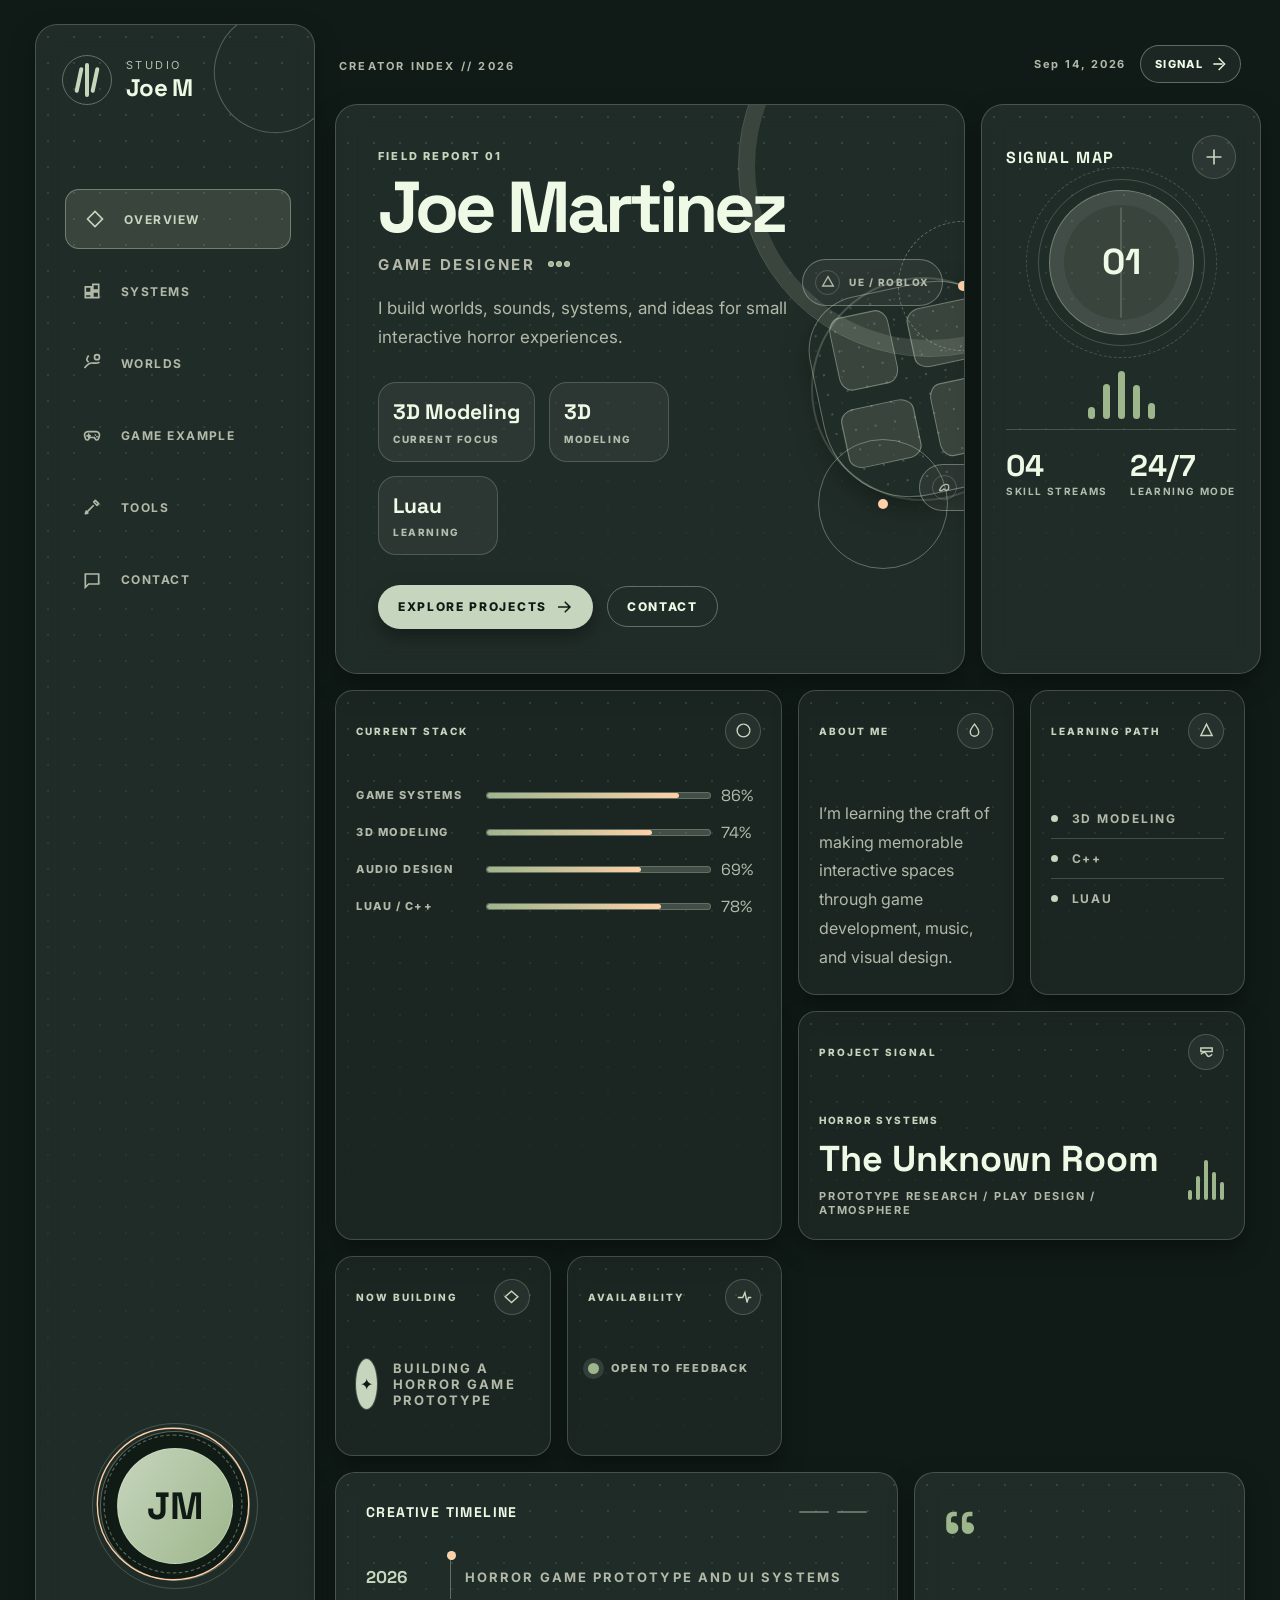
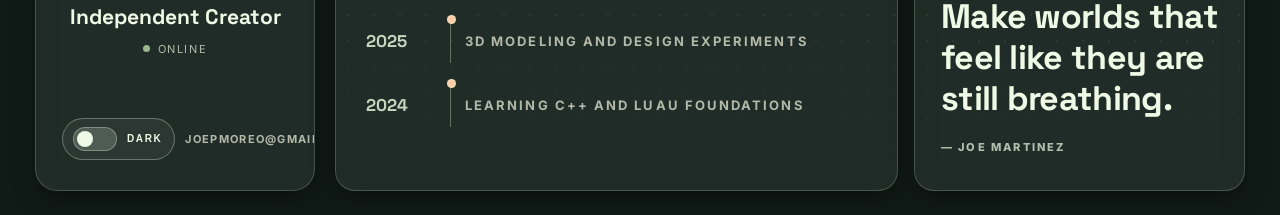
<file: index.html>
<!doctype html>
<html lang="en">

<head>
  <meta charset="utf-8" />
  <meta name="viewport" content="width=device-width, initial-scale=1" />
  <title>Joe Martinez | Game Creator</title>
  <meta name="description"
    content="Joe Martinez is a solo game creator learning design, music, modeling, and programming." />
  <link rel="preconnect" href="https://fonts.googleapis.com">
  <link rel="preconnect" href="https://fonts.gstatic.com" crossorigin>
  <link
    href="https://fonts.googleapis.com/css2?family=Inter:wght@300;400;500;600;700;800&family=Space+Grotesk:wght@500;600;700&display=swap"
    rel="stylesheet">
  <link rel="stylesheet" href="styles.css" />
</head>

<body>
  <div class="site-shell">
    <aside class="sidebar glass-panel">
      <a class="brand" href="#">
        <span class="brand-mark">
          <span></span>
          <span></span>
          <span></span>
        </span>
        <span class="brand-text">
          <span class="brand-kicker">Studio</span>
          <span class="brand-name">Joe M</span>
        </span>
      </a>

      <nav class="main-nav">
        <a class="nav-link is-active" href="studio.html#overview">
          <span class="nav-icon">
            <svg viewBox="0 0 24 24" aria-hidden="true">
              <path d="M3 12l9-9 9 9-9 9-9-9z" fill="none" stroke="currentColor" stroke-width="2" />
            </svg>
          </span>
          <span>Overview</span>
        </a>
        <a class="nav-link" href="studio.html#systems">
          <span class="nav-icon">
            <svg viewBox="0 0 24 24" aria-hidden="true">
              <path d="M4 7h7v7H4zM13 4h7v7h-7zM13 13h7v7h-7zM4 16h7v4H4z" fill="none" stroke="currentColor"
                stroke-width="2" />
            </svg>
          </span>
          <span>Systems</span>
        </a>
        <a class="nav-link" href="studio.html#worlds">
          <span class="nav-icon">
            <svg viewBox="0 0 24 24" aria-hidden="true">
              <path d="M3 18c3-4 6-6 9-6s5 1 9-1" fill="none" stroke="currentColor" stroke-width="2" />
              <path d="M8 3c-3 4-3 6 0 8" fill="none" stroke="currentColor" stroke-width="2" />
              <circle cx="18" cy="5" r="3" fill="none" stroke="currentColor" stroke-width="2" />
            </svg>
          </span>
          <span>Worlds</span>
        </a>
        <a class="nav-link" href="game-example.html">
          <span class="nav-icon">
            <svg viewBox="0 0 24 24" aria-hidden="true">
              <path
                d="M7 8h10a4 4 0 0 1 3.8 5.2l-1.1 3.4a2 2 0 0 1-3.7.3l-1-1.9H9l-1 1.9a2 2 0 0 1-3.7-.3l-1.1-3.4A4 4 0 0 1 7 8z"
                fill="none" stroke="currentColor" stroke-width="2" />
              <path d="M8 11v4M6 13h4M16 12h.01M18 14h.01" fill="none" stroke="currentColor" stroke-width="2"
                stroke-linecap="round" />
            </svg>
          </span>
          <span>Game Example</span>
        </a>
        <a class="nav-link" href="tools.html">
          <span class="nav-icon">
            <svg viewBox="0 0 24 24" aria-hidden="true">
              <path d="M14 6l4 4M5 19l8.5-8.5M14 6l2-2 4 4-2 2M4 20l3-.7L5 17z" fill="none" stroke="currentColor"
                stroke-width="2" stroke-linecap="round" stroke-linejoin="round" />
            </svg>
          </span>
          <span>Tools</span>
        </a>
        <a class="nav-link" href="#">
          <span class="nav-icon">
            <svg viewBox="0 0 24 24" aria-hidden="true">
              <path d="M4 6h16v12H8l-4 4z" fill="none" stroke="currentColor" stroke-width="2" />
            </svg>
          </span>
          <span>Contact</span>
        </a>
      </nav>

      <section class="profile-block">
        <div class="profile-image-wrap">
          <div class="profile-image">
            <span class="image-orbit orbit-one"></span>
            <span class="image-orbit orbit-two"></span>
            <span class="profile-face">JM</span>
          </div>
        </div>
        <div class="profile-info">
          <span class="profile-label">Independent Creator</span>
          <span class="profile-status">
            <span class="status-dot"></span>
            Online
          </span>
        </div>
      </section>

      <section class="sidebar-bottom">
        <button class="theme-toggle" id="themeToggle" type="button" aria-label="Toggle light and dark mode"
          aria-pressed="true">
          <span class="theme-toggle-track">
            <span class="theme-toggle-thumb"></span>
          </span>
          <span class="theme-toggle-text">Dark</span>
        </button>
        <a class="download-link" href="mailto:joepmoreo@gmail.com">
          <span>joepmoreo@gmail.com</span>
          <svg viewBox="0 0 24 24" aria-hidden="true">
            <path d="M4 12h16M13 5l7 7-7 7" fill="none" stroke="currentColor" stroke-width="2" />
          </svg>
        </a>
      </section>
    </aside>

    <main class="dashboard">
      <section class="topbar">
        <div class="topbar-left">
          <span class="section-tag">Creator Index // 2026</span>
        </div>
        <div class="topbar-right">
          <span class="topbar-date">Sep 14, 2026</span>
          <a class="topbar-button" href="#">
            <span>Signal</span>
            <svg viewBox="0 0 24 24" aria-hidden="true">
              <path d="M5 12h14M13 3l9 9-9 9" fill="none" stroke="currentColor" stroke-width="2" />
            </svg>
          </a>
        </div>
      </section>

      <section class="hero-grid">
        <section class="hero-card glass-panel">
          <div class="hero-card-content">
            <span class="micro-label">Field Report 01</span>
            <h1>Joe Martinez</h1>
            <div class="hero-title-row">
              <span class="hero-title">Game Designer</span>
              <span class="hero-spark">
                <span></span>
                <span></span>
                <span></span>
              </span>
            </div>
            <div class="hero-description">
              <p>I build worlds, sounds, systems, and ideas for small interactive horror experiences.</p>
            </div>

            <div class="hero-meta">
              <div class="meta-card">
                <span class="meta-value" data-current-focus>Game Design</span>
                <span class="meta-label">Current focus</span>
              </div>
              <div class="meta-card">
                <span class="meta-value">3D</span>
                <span class="meta-label">Modeling</span>
              </div>
              <div class="meta-card">
                <span class="meta-value">Luau</span>
                <span class="meta-label">Learning</span>
              </div>
            </div>

            <div class="hero-actions">
              <a class="primary-button" href="#portfolio">
                <span>Explore Projects</span>
                <svg viewBox="0 0 24 24" aria-hidden="true">
                  <path d="M4 12h16M13 5l7 7-7 7" fill="none" stroke="currentColor" stroke-width="2" />
                </svg>
              </a>
              <a class="ghost-button" href="mailto:joepmoreo@gmail.com">Contact</a>
            </div>
          </div>

          <div class="hero-visual">
            <div class="visual-grid">
              <span class="grid-cell cell-one"></span>
              <span class="grid-cell cell-two"></span>
              <span class="grid-cell cell-three"></span>
              <span class="grid-cell cell-four"></span>
            </div>
            <div class="floating-orbit orbit-a">
              <span class="orbit-inner"></span>
            </div>
            <div class="floating-orbit orbit-b">
              <span class="orbit-inner"></span>
            </div>
            <div class="floating-card floating-card-one">
              <span class="float-icon">
                <svg viewBox="0 0 24 24" aria-hidden="true">
                  <path d="M4 18L12 4l8 14H4z" fill="none" stroke="currentColor" stroke-width="2" />
                </svg>
              </span>
              <span class="float-text">UE / Roblox</span>
            </div>
            <div class="floating-card floating-card-two">
              <span class="float-icon">
                <svg viewBox="0 0 24 24" aria-hidden="true">
                  <path d="M5 18c2-6 5-10 10-10s4 3 4 6-2 3-4 3-2-2-3-2-1 1-3 2-4 1-4-1" fill="none"
                    stroke="currentColor" stroke-width="2" />
                </svg>
              </span>
              <span class="float-text">Systems</span>
            </div>
          </div>
        </section>

        <section class="orbit-panel glass-panel">
          <div class="panel-head">
            <span class="panel-title">Signal Map</span>
            <span class="panel-icon">
              <svg viewBox="0 0 24 24" aria-hidden="true">
                <path d="M3 12h18M12 3v18" fill="none" stroke="currentColor" stroke-width="2" />
              </svg>
            </span>
          </div>
          <div class="signal-map">
            <div class="map-core">
              <span class="core-label">01</span>
              <span class="core-line"></span>
            </div>
            <div class="signal-bars">
              <span class="bar bar-one"></span>
              <span class="bar bar-two"></span>
              <span class="bar bar-three"></span>
              <span class="bar bar-four"></span>
              <span class="bar bar-five"></span>
            </div>
          </div>
          <div class="panel-metrics">
            <div>
              <span class="metric-value">04</span>
              <span class="metric-label">Skill Streams</span>
            </div>
            <div>
              <span class="metric-value">24/7</span>
              <span class="metric-label">Learning Mode</span>
            </div>
          </div>
        </section>
      </section>

      <section class="bento-grid">
        <section class="bento-card card-tall glass-panel">
          <div class="card-head">
            <span class="card-kicker">Current Stack</span>
            <span class="card-button">
              <svg viewBox="0 0 24 24" aria-hidden="true">
                <path d="M12 3a9 9 0 1 0 9 9" fill="none" stroke="currentColor" stroke-width="2" />
                <path d="M12 3a9 9 0 0 1 9 9" fill="none" stroke="currentColor" stroke-width="2" />
              </svg>
            </span>
          </div>
          <div class="stack-list">
            <div class="stack-row">
              <span class="stack-name">Game Systems</span>
              <span class="stack-track"><span class="stack-fill fill-one"></span></span>
              <span class="stack-percent">86%</span>
            </div>
            <div class="stack-row">
              <span class="stack-name">3D Modeling</span>
              <span class="stack-track"><span class="stack-fill fill-two"></span></span>
              <span class="stack-percent">74%</span>
            </div>
            <div class="stack-row">
              <span class="stack-name">Audio Design</span>
              <span class="stack-track"><span class="stack-fill fill-three"></span></span>
              <span class="stack-percent">69%</span>
            </div>
            <div class="stack-row">
              <span class="stack-name">Luau / C++</span>
              <span class="stack-track"><span class="stack-fill fill-four"></span></span>
              <span class="stack-percent">78%</span>
            </div>
          </div>
        </section>

        <section class="bento-card glass-panel">
          <div class="card-head">
            <span class="card-kicker">About Me</span>
            <span class="card-button">
              <svg viewBox="0 0 24 24" aria-hidden="true">
                <path d="M12 3c4 5 6 8 6 11a6 6 0 1 1-12 0c0-3 2-6 6-11z" fill="none" stroke="currentColor"
                  stroke-width="2" />
              </svg>
            </span>
          </div>
          <p class="about-copy">
            I’m learning the craft of making memorable interactive spaces through game development, music, and visual
            design.
          </p>
        </section>

        <section class="bento-card glass-panel">
          <div class="card-head">
            <span class="card-kicker">Learning Path</span>
            <span class="card-button">
              <svg viewBox="0 0 24 24" aria-hidden="true">
                <path d="M4 19L12 3l8 16H4z" fill="none" stroke="currentColor" stroke-width="2" />
              </svg>
            </span>
          </div>
          <ul class="path-list">
            <li><span></span>3D Modeling</li>
            <li><span></span>C++</li>
            <li><span></span>Luau</li>
          </ul>
        </section>

        <section class="bento-card long-card glass-panel">
          <div class="card-head">
            <span class="card-kicker">Project Signal</span>
            <span class="card-button">
              <svg viewBox="0 0 24 24" aria-hidden="true">
                <path d="M4 16c4-4 6-4 8 0s4 4 8 0" fill="none" stroke="currentColor" stroke-width="2" />
                <path d="M4 7h16v5H4z" fill="none" stroke="currentColor" stroke-width="2" />
              </svg>
            </span>
          </div>
          <div class="project-signal">
            <div class="signal-copy">
              <span class="project-date">Horror Systems</span>
              <span class="project-title">The Unknown Room</span>
              <span class="project-blurb">prototype research / play design / atmosphere</span>
            </div>
            <div class="signal-wave">
              <span></span>
              <span></span>
              <span></span>
              <span></span>
              <span></span>
            </div>
          </div>
        </section>

        <section class="bento-card glass-panel">
          <div class="card-head">
            <span class="card-kicker">Now Building</span>
            <span class="card-button">
              <svg viewBox="0 0 24 24" aria-hidden="true">
                <path d="M3 11l9-8 9 8-9 8-9-8z" fill="none" stroke="currentColor" stroke-width="2" />
              </svg>
            </span>
          </div>
          <div class="build-panel">
            <span class="build-icon">✦</span>
            <span class="build-text" data-dynamic-fact>building a horror game prototype</span>
          </div>
        </section>

        <section class="bento-card glass-panel">
          <div class="card-head">
            <span class="card-kicker">Availability</span>
            <span class="card-button">
              <svg viewBox="0 0 24 24" aria-hidden="true">
                <path d="M4 12h7l3-7 3 14 2-7h4" fill="none" stroke="currentColor" stroke-width="2" />
              </svg>
            </span>
          </div>
          <div class="availability">
            <span class="status-light"></span>
            <span class="availability-text">Open to feedback</span>
          </div>
        </section>
      </section>

      <section class="lower-grid">
        <section class="timeline glass-panel">
          <div class="timeline-head">
            <span class="panel-title">Creative Timeline</span>
            <span class="timeline-nav">
              <span></span>
              <span></span>
            </span>
          </div>
          <div class="timeline-list">
            <div class="timeline-item">
              <span class="timeline-date">2026</span>
              <span class="timeline-line"></span>
              <span class="timeline-copy">Horror game prototype and UI systems</span>
            </div>
            <div class="timeline-item">
              <span class="timeline-date">2025</span>
              <span class="timeline-line"></span>
              <span class="timeline-copy">3D modeling and design experiments</span>
            </div>
            <div class="timeline-item">
              <span class="timeline-date">2024</span>
              <span class="timeline-line"></span>
              <span class="timeline-copy">Learning C++ and Luau foundations</span>
            </div>
          </div>
        </section>

        <section class="quote-panel glass-panel">
          <span class="quote-mark">“</span>
          <p class="quote-text">
            Make worlds that feel like they are still breathing.
          </p>
          <span class="quote-author">— Joe Martinez</span>
        </section>
      </section>
    </main>
  </div>

  <script src="app.js"></script>
</body>

</html>
</file>
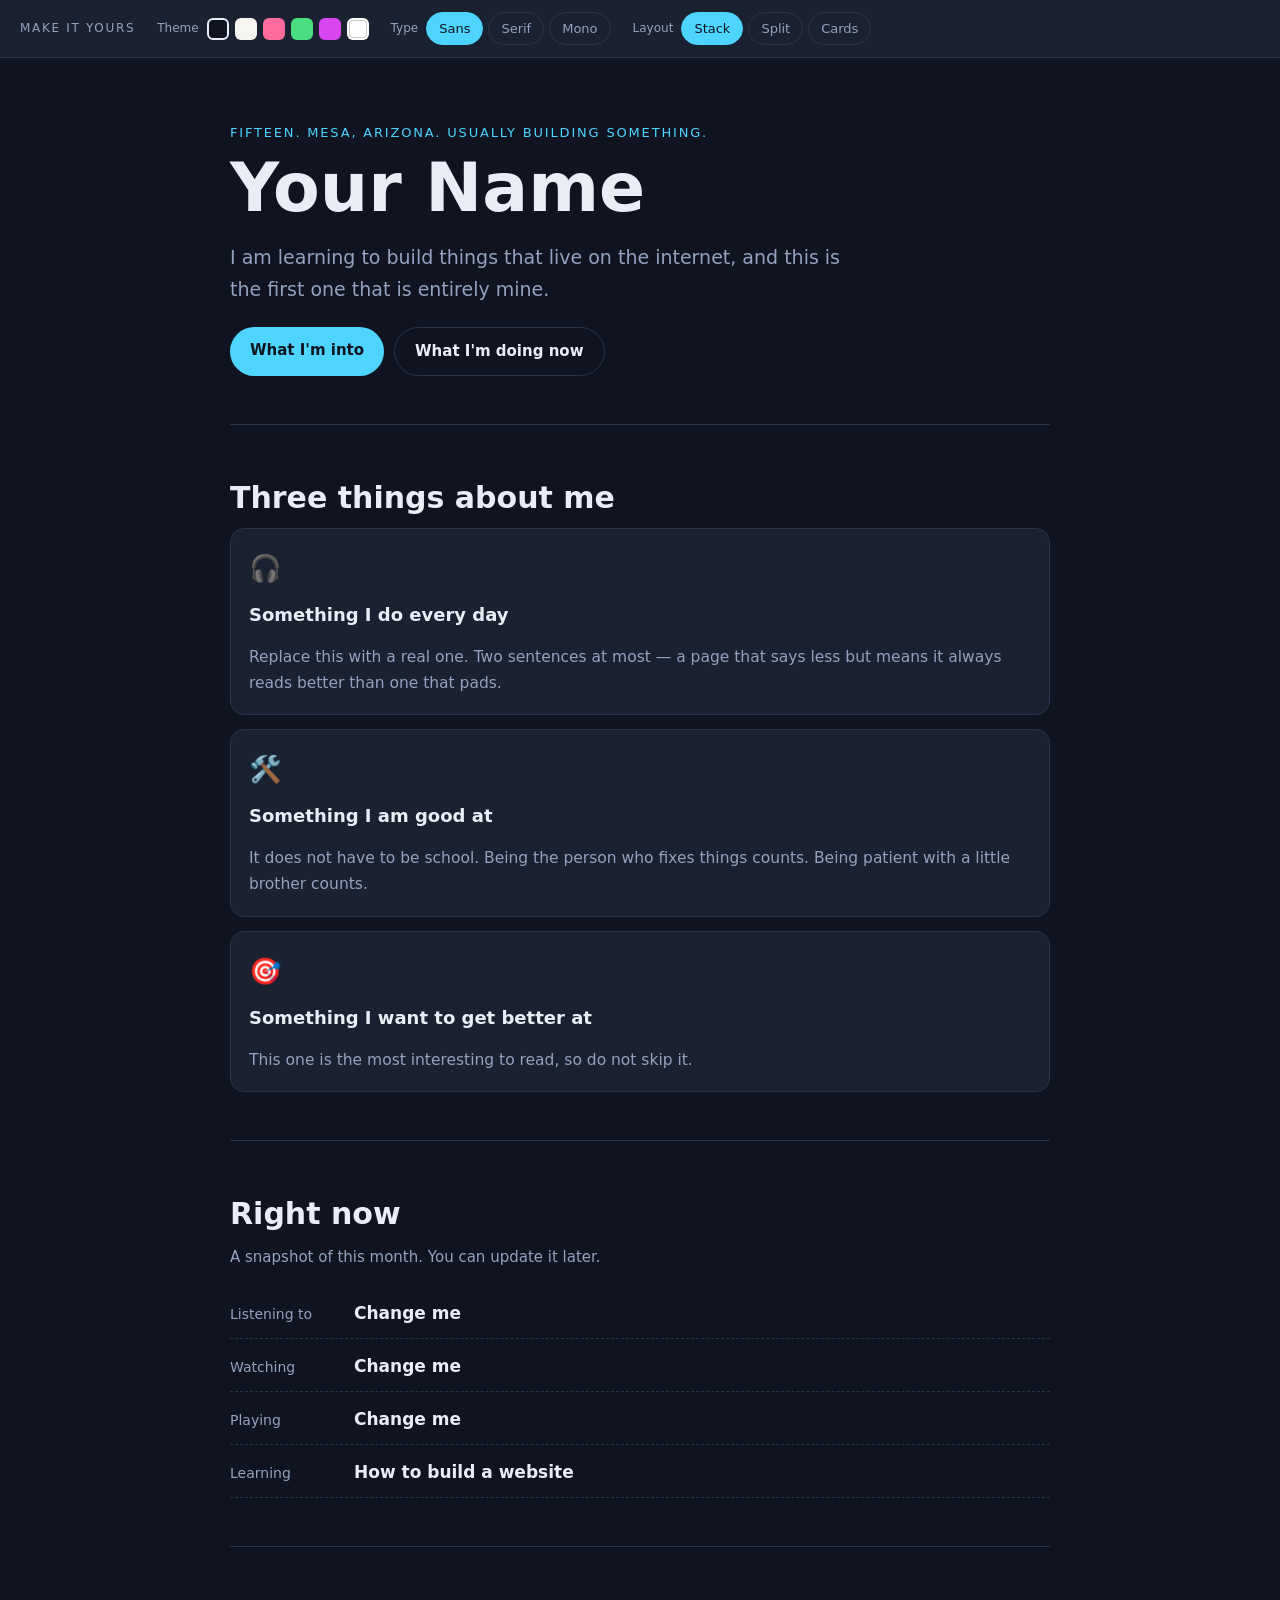
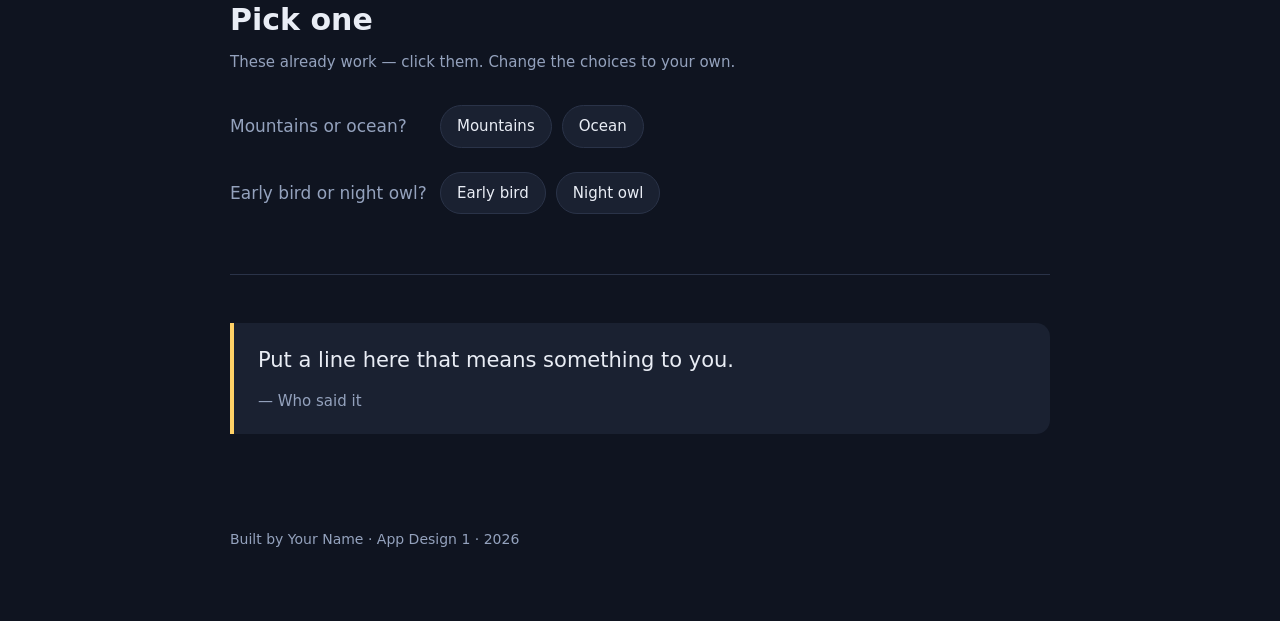
<file: assignments/01-this-is-me/index.html>
<!DOCTYPE html>
<html lang="en" data-theme="midnight" data-font="sans" data-layout="stack">
<head>
  <meta charset="utf-8">
  <meta name="viewport" content="width=device-width, initial-scale=1">

  <!-- TODO 1 — Put your name in the tab.
       This is what shows on the browser tab, not on the page. -->
  <title>This Is Me — Your Name Here</title>

  <link rel="stylesheet" href="styles.css">
</head>
<body>

<!-- ═══════════════════════════════════════════════════════════════════════
     THE CONTROL BAR
     These buttons already work. You do not have to touch them.
     Later in the unit you will learn how they work.
     ═══════════════════════════════════════════════════════════════════ -->
<header class="controls" aria-label="Page controls">
  <span class="controls-label">Make it yours</span>

  <div class="control">
    <span class="control-name">Theme</span>
    <div class="swatches" data-control="theme">
      <button data-value="midnight" class="sw sw-midnight" aria-label="Midnight"></button>
      <button data-value="paper"    class="sw sw-paper"    aria-label="Paper"></button>
      <button data-value="sunset"   class="sw sw-sunset"   aria-label="Sunset"></button>
      <button data-value="forest"   class="sw sw-forest"   aria-label="Forest"></button>
      <button data-value="candy"    class="sw sw-candy"    aria-label="Candy"></button>
      <button data-value="mono"     class="sw sw-mono"     aria-label="Mono"></button>
    </div>
  </div>

  <div class="control">
    <span class="control-name">Type</span>
    <div class="pills" data-control="font">
      <button data-value="sans">Sans</button>
      <button data-value="serif">Serif</button>
      <button data-value="mono">Mono</button>
    </div>
  </div>

  <div class="control">
    <span class="control-name">Layout</span>
    <div class="pills" data-control="layout">
      <button data-value="stack">Stack</button>
      <button data-value="split">Split</button>
      <button data-value="cards">Cards</button>
    </div>
  </div>
</header>

<main>

  <!-- ═════════════════════════════════════════════════════════════════════
       SECTION 1 — THE HERO
       This is the first thing anyone sees. Make it sound like you.
       ═══════════════════════════════════════════════════════════════════ -->
  <section class="hero">
    <!-- TODO 2 — Replace this with something true about you in 3-5 words.
         Not "Welcome to my website". Something only you would write. -->
    <p class="eyebrow">Fifteen. Mesa, Arizona. Usually building something.</p>

    <!-- TODO 3 — Your name. This is the biggest text on the page. -->
    <h1>Your Name</h1>

    <!-- TODO 4 — One sentence. What should someone know about you first? -->
    <p class="lede">
      I am learning to build things that live on the internet, and this is the
      first one that is entirely mine.
    </p>

    <!-- TODO 5 — Change these two buttons to say what YOU want them to say. -->
    <div class="hero-actions">
      <a class="btn btn-solid" href="#things">What I'm into</a>
      <a class="btn btn-ghost" href="#now">What I'm doing now</a>
    </div>
  </section>

  <!-- ═════════════════════════════════════════════════════════════════════
       SECTION 2 — THREE THINGS
       ═══════════════════════════════════════════════════════════════════ -->
  <section id="things">
    <h2>Three things about me</h2>

    <div class="grid">
      <!-- TODO 6 — Replace all three cards. Keep the shape, change the words.
           The emoji is just text — swap it for any character you like. -->
      <article class="card" data-reveal>
        <span class="card-icon">🎧</span>
        <h3>Something I do every day</h3>
        <p>Replace this with a real one. Two sentences at most — a page that
           says less but means it always reads better than one that pads.</p>
      </article>

      <article class="card" data-reveal>
        <span class="card-icon">🛠️</span>
        <h3>Something I am good at</h3>
        <p>It does not have to be school. Being the person who fixes things
           counts. Being patient with a little brother counts.</p>
      </article>

      <article class="card" data-reveal>
        <span class="card-icon">🎯</span>
        <h3>Something I want to get better at</h3>
        <p>This one is the most interesting to read, so do not skip it.</p>
      </article>
    </div>
  </section>

  <!-- ═════════════════════════════════════════════════════════════════════
       SECTION 3 — THE NOW LIST
       ═══════════════════════════════════════════════════════════════════ -->
  <section id="now">
    <h2>Right now</h2>
    <p class="section-note">A snapshot of this month. You can update it later.</p>

    <!-- TODO 7 — Change every line. Add or delete rows: copy a whole
         <li> ... </li> block to add one, delete the block to remove one. -->
    <ul class="nowlist">
      <li><span class="now-k">Listening to</span><span class="now-v">Change me</span></li>
      <li><span class="now-k">Watching</span><span class="now-v">Change me</span></li>
      <li><span class="now-k">Playing</span><span class="now-v">Change me</span></li>
      <li><span class="now-k">Learning</span><span class="now-v">How to build a website</span></li>
    </ul>
  </section>

  <!-- ═════════════════════════════════════════════════════════════════════
       SECTION 4 — THE PICK-ONE
       Click the options. The page remembers your answer.
       ═══════════════════════════════════════════════════════════════════ -->
  <section>
    <h2>Pick one</h2>
    <p class="section-note">These already work — click them. Change the choices to your own.</p>

    <!-- TODO 8 — Write two of your own either/or questions.
         Change the text inside the buttons. -->
    <div class="picker" data-picker="q1">
      <span class="picker-q">Mountains or ocean?</span>
      <button data-pick="Mountains">Mountains</button>
      <button data-pick="Ocean">Ocean</button>
    </div>

    <div class="picker" data-picker="q2">
      <span class="picker-q">Early bird or night owl?</span>
      <button data-pick="Early bird">Early bird</button>
      <button data-pick="Night owl">Night owl</button>
    </div>
  </section>

  <!-- ═════════════════════════════════════════════════════════════════════
       SECTION 5 — THE QUOTE
       ═══════════════════════════════════════════════════════════════════ -->
  <section>
    <!-- TODO 9 — A line you actually like. A lyric, a saying, your own words. -->
    <blockquote>
      <p>Put a line here that means something to you.</p>
      <cite>— Who said it</cite>
    </blockquote>
  </section>

</main>

<footer>
  <!-- TODO 10 — Your name and the year. -->
  <p>Built by Your Name · App Design 1 · 2026</p>
</footer>

<!-- app.js is DONE FOR YOU. Do not edit it yet — we open it in Unit 03. -->
<script src="app.js"></script>
</body>
</html>
</file>
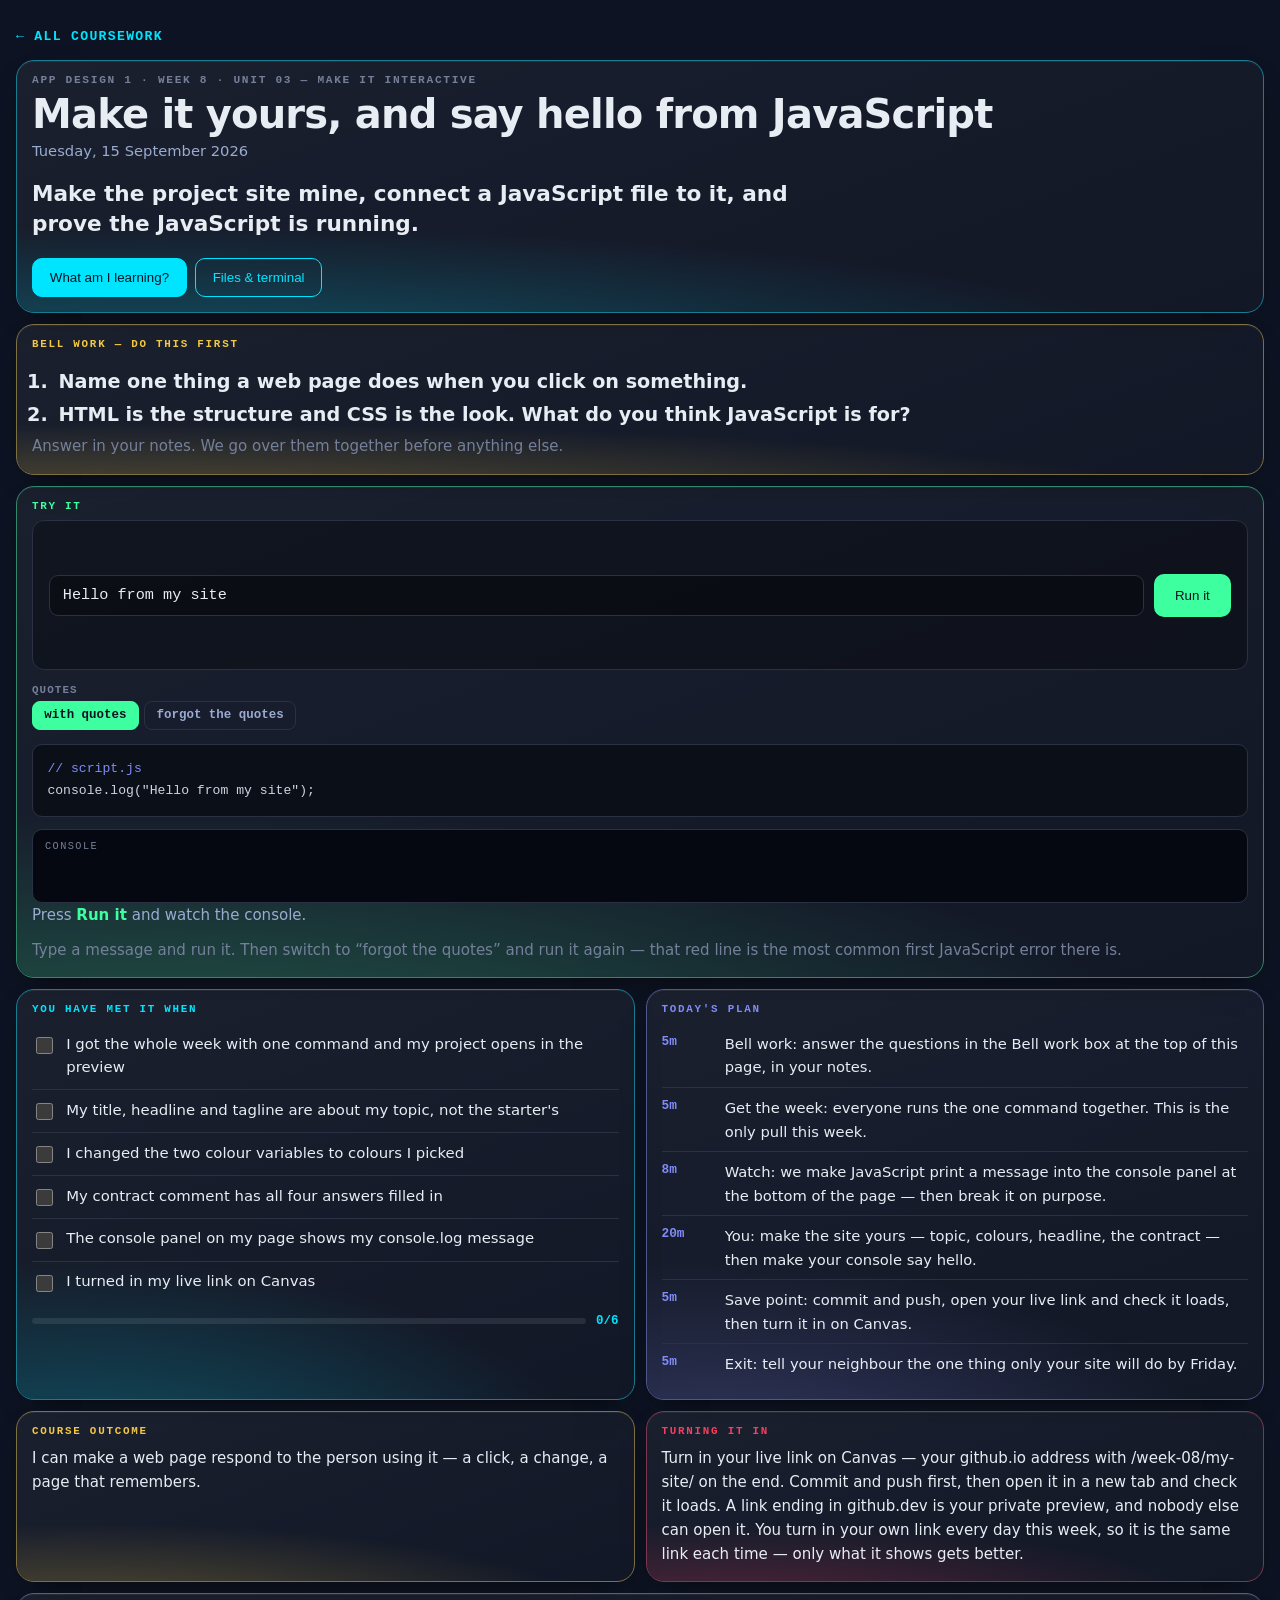
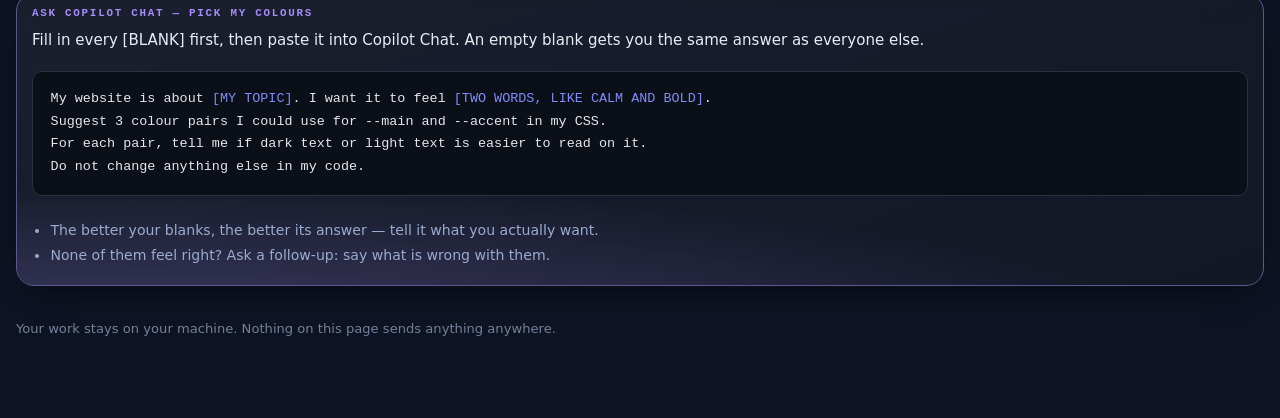
<file: week-08/day-1/index.html>
<!doctype html>
<html lang="en">
<head>
<meta charset="utf-8">
<meta name="viewport" content="width=device-width,initial-scale=1">
<title>Make it yours, and say hello from JavaScript — App Design 1</title>
<meta name="color-scheme" content="dark">
<style>
:root{--acc:var(--ss-cyan,#00e5ff)}
*{box-sizing:border-box}
body{margin:0;background:var(--ss-void,#0d1322);color:var(--ss-bone,#e8ecf3);
  font:16px/1.6 var(--ss-body,"Inter",system-ui,sans-serif);padding:1.4rem 1rem 5rem}
.wrap{max-width:96rem;margin:0 auto}
a.back{display:inline-block;color:var(--acc);text-decoration:none;font:600 .82rem/1 var(--ss-mono,ui-monospace,monospace);
  letter-spacing:.1em;text-transform:uppercase;margin:0 0 1rem}

/* ── the grid: the dashboard's, verbatim in behaviour ───────────────────── */
.bento{display:grid;gap:11px;grid-template-columns:repeat(4,minmax(0,1fr));align-items:stretch}
.bento > *{grid-column:span 2}
.bento > .w1{grid-column:span 1}
.bento > .w4{grid-column:span 4}
/* Height-matching only helps when the tiles in a row are already close. On a phone
   two tiles share a row and one of them is a five-item plan — stretched, its short
   neighbour grew 729px of empty gradient. Ragged is correct at this size. */
@media (max-width:760px){.bento{grid-template-columns:repeat(6,minmax(0,1fr));gap:7px;align-items:start}
  .bento > *{grid-column:span 3} .bento > .w1{grid-column:span 3} .bento > .w4{grid-column:span 6}}
@media (min-width:1500px){.bento{grid-template-columns:repeat(8,minmax(0,1fr))}
  .bento > *{grid-column:span 2} .bento > .w1{grid-column:span 2} .bento > .w4{grid-column:span 8}
  /* the lab keeps six columns and the criteria ride alongside it, so the widest
     screen gains density rather than gaining empty space */
  .bento > .lab{grid-column:span 6} .bento > .lab + *{grid-column:span 2}
  /* The plan is five rows of prose next to two tiles of three lines each. Stretched
     into one row the short pair inflate into dead space, which looks worse than the
     raggedness it was fixing. So the plan takes a narrow column two rows tall and the
     other two stack beside it — the row fills, nothing is padded out to match. */
  .bento > .t-plan{grid-column:span 3;grid-row:span 2}
  .bento > .t-clo, .bento > .t-turn{grid-column:span 5}}

/* ── the tile ───────────────────────────────────────────────────────────── */
.tl{position:relative;overflow:hidden;border-radius:18px;padding:14px 15px 15px;display:flex;flex-direction:column;
  background:linear-gradient(160deg,rgba(255,255,255,.055),rgba(255,255,255,.02));
  border:1px solid color-mix(in srgb, var(--acc) 42%, var(--ss-border,#2a3142));
  box-shadow:0 1px 0 rgba(255,255,255,.06) inset,0 12px 30px -18px rgba(0,0,0,.9);
  transition:transform .16s var(--ss-ease,cubic-bezier(.2,.7,.3,1)),border-color .16s}
.tl::after{content:"";position:absolute;inset:0;pointer-events:none;border-radius:inherit;
  background:radial-gradient(125% 85% at 12% 122%, var(--acc) 0%, transparent 66%);opacity:.30}
.tl > *{position:relative;z-index:1}
.k{display:block;font:600 .68rem/1 var(--ss-mono,ui-monospace,monospace);letter-spacing:.16em;
  text-transform:uppercase;color:var(--acc);margin:0 0 .55rem}

/* hero */
.hero{--acc:var(--ss-cyan,#00e5ff)}
.hero .eyebrow{font:600 .7rem/1 var(--ss-mono,ui-monospace,monospace);letter-spacing:.15em;
  text-transform:uppercase;color:var(--ss-faint,#74809a)}
.hero h1{font-family:var(--ss-display,"Syne",system-ui,sans-serif);font-size:clamp(1.5rem,3.4vw,2.5rem);
  line-height:1.08;letter-spacing:-.02em;margin:.45rem 0 .2rem}
.hero .when{color:var(--ss-mist,#9aabd0);font-size:.92rem;margin:0 0 1rem}
.hero .slo{font-size:clamp(1.05rem,1.7vw,1.35rem);font-weight:600;line-height:1.42;margin:0;max-width:52rem}
.hero .row{display:flex;flex-wrap:wrap;gap:.5rem;margin-top:1.1rem}

button.b{cursor:pointer;font:600 .84rem/1 inherit;padding:.7rem 1.05rem;border-radius:10px;
  border:1px solid var(--acc);background:transparent;color:var(--acc);transition:background .15s,color .15s}
button.b:hover{background:var(--acc);color:var(--ss-void,#0d1322)}
button.b.solid{background:var(--acc);color:var(--ss-void,#0d1322)}
button.b.solid:hover{filter:brightness(1.12)}
a.b{display:inline-block;text-decoration:none}

/* success criteria */
.sc{list-style:none;margin:0;padding:0}
.sc li{border-bottom:1px solid var(--ss-border,#2a3142)}
.sc li:last-child{border-bottom:0}
.sc label{display:flex;gap:.65rem;align-items:flex-start;padding:.55rem 0;cursor:pointer;font-size:.93rem}
.sc input{margin-top:.28rem;width:1.05rem;height:1.05rem;accent-color:var(--acc);flex:none}
.sc input:checked + span{color:var(--ss-faint,#74809a);text-decoration:line-through}
.prog{display:flex;align-items:center;gap:.6rem;margin-top:.7rem}
.prog .bar{flex:1;height:6px;border-radius:99px;background:rgba(255,255,255,.09);overflow:hidden}
.prog .bar i{display:block;height:100%;width:0;background:var(--acc);transition:width .25s}
.prog b{font:700 .78rem/1 var(--ss-mono,ui-monospace,monospace);color:var(--acc)}

/* plan */
.plan{list-style:none;margin:0;padding:0}
.plan li{display:flex;gap:.75rem;padding:.5rem 0;border-bottom:1px solid var(--ss-border,#2a3142);font-size:.92rem}
.plan li:last-child{border-bottom:0}
.plan .m{flex:none;width:3.2rem;font:700 .8rem/1.55 var(--ss-mono,ui-monospace,monospace);color:var(--acc)}

/* generic tile text */
.tl p{margin:0 0 .7rem;font-size:.94rem}.tl p:last-child{margin:0}
.tl .big{font-size:1.02rem;line-height:1.5}

/* ── the lab ────────────────────────────────────────────────────────────── */
.lab{--acc:var(--ss-green,#3effa0)}
.lab .stage{background:rgba(0,0,0,.32);border:1px solid var(--ss-border,#2a3142);border-radius:12px;
  padding:16px;min-height:0;height:clamp(150px,20vh,190px);display:flex}
.lab .stage .fx{flex:1;display:flex;gap:10px;transition:all .28s var(--ss-ease,cubic-bezier(.2,.7,.3,1))}
.lab .box{background:color-mix(in srgb,var(--acc) 30%,transparent);border:1px solid var(--acc);
  border-radius:9px;padding:.7rem .9rem;font:700 .82rem/1.3 var(--ss-mono,ui-monospace,monospace);
  color:var(--ss-bone,#e8ecf3);display:grid;place-items:center;transition:all .28s}
.lab .box.b2{min-height:64px}.lab .box.b3{min-height:88px}
.ctrls{margin-top:.9rem;display:grid;gap:.7rem}
.ctrl .cn{font:600 .68rem/1 var(--ss-mono,ui-monospace,monospace);letter-spacing:.1em;text-transform:uppercase;
  color:var(--ss-faint,#74809a);margin-bottom:.35rem}
.seg{display:flex;flex-wrap:wrap;gap:.35rem}
.seg button{cursor:pointer;font:600 .78rem/1 var(--ss-mono,ui-monospace,monospace);padding:.45rem .7rem;
  border-radius:8px;border:1px solid var(--ss-border,#2a3142);background:transparent;color:var(--ss-mist,#9aabd0)}
.seg button[aria-pressed=true]{background:var(--acc);border-color:var(--acc);color:var(--ss-void,#0d1322)}
.readout{margin-top:.9rem;background:#0b0f18;border:1px solid var(--ss-border,#2a3142);border-radius:10px;
  padding:.8rem .9rem;font:.82rem/1.7 var(--ss-mono,ui-monospace,monospace);color:#cbd5e1;overflow-x:auto}
.readout .p{color:var(--ss-peri,#818cf8)}.readout .v{color:var(--ss-green,#3effa0)}
.axis{margin-top:.75rem;font-size:.87rem;color:var(--ss-mist,#9aabd0)}
.axis b{color:var(--acc)}
.slid{width:100%;accent-color:var(--acc)}

/* ── modal ──────────────────────────────────────────────────────────────── */
dialog{border:none;padding:0;background:transparent;max-width:min(46rem,94vw);width:100%}
dialog::backdrop{background:rgba(6,9,16,.74)}
.sheet{background:var(--ss-ink,#161d31);border:1px solid var(--ss-border,#2a3142);border-radius:18px;
  padding:1.4rem 1.5rem;color:var(--ss-bone,#e8ecf3);max-height:84vh;overflow:auto}
.sheet h3{font-family:var(--ss-display,"Syne",system-ui,sans-serif);font-size:1.25rem;margin:0 0 .8rem}
.sheet p{font-size:.98rem;margin:0 0 .9rem}
.sheet .x{position:sticky;top:0;float:right;cursor:pointer;background:transparent;border:1px solid var(--ss-border,#2a3142);
  color:var(--ss-mist,#9aabd0);border-radius:8px;font:600 .75rem/1 var(--ss-mono,ui-monospace,monospace);padding:.45rem .6rem}
.sheet img{width:100%;height:auto;border-radius:10px;border:1px solid var(--ss-border,#2a3142)}
pre.code{background:#0b0f18;border:1px solid var(--ss-border,#2a3142);border-radius:10px;padding:1rem 1.1rem;
  overflow-x:auto;font:.84rem/1.7 var(--ss-mono,ui-monospace,monospace);color:#e5e7eb;margin:.5rem 0;position:relative}
pre.code b{color:var(--ss-peri,#818cf8);font-weight:400}
.codewrap{position:relative}
.codewrap .cp{position:absolute;top:.55rem;right:.55rem;cursor:pointer;border:1px solid #3b4252;background:#1c2230;
  color:var(--ss-peri,#818cf8);font:600 .72rem/1 var(--ss-mono,ui-monospace,monospace);letter-spacing:.06em;
  text-transform:uppercase;padding:.42rem .65rem;border-radius:6px}
.codewrap .cp.ok{background:#064e3b;border-color:#10b981;color:#6ee7b7}
.files{list-style:none;margin:.5rem 0 0;padding:0}
.files li{padding:.5rem 0;border-top:1px solid var(--ss-border,#2a3142)}
.files a{color:var(--acc);font:600 .9rem/1.5 var(--ss-mono,ui-monospace,monospace);text-decoration:none}
.files span{display:block;color:var(--ss-faint,#74809a);font-size:.85rem;margin-top:.1rem}
.who{display:flex;gap:.7rem;flex-wrap:wrap;margin:0 0 .8rem}
.who label{flex:1 1 9rem;font:600 .7rem/1 var(--ss-mono,ui-monospace,monospace);letter-spacing:.08em;
  text-transform:uppercase;color:var(--ss-faint,#74809a)}
.who input{display:block;width:100%;margin-top:.35rem;padding:.55rem .65rem;font:inherit;color:var(--ss-bone,#e8ecf3);
  background:rgba(0,0,0,.3);border:1px solid var(--ss-border,#2a3142);border-radius:8px}
.who input:focus{outline:none;border-color:var(--acc)}
.hint{color:var(--ss-faint,#74809a);font-size:.85rem;margin:.6rem 0 0}
footer{max-width:96rem;margin:2rem auto 0;color:var(--ss-faint,#74809a);font-size:.82rem}

/* ── JavaScript labs ────────────────────────────────────────────────────────
   A JavaScript day has no box to push around; what it has is a console that talks back.
   So these labs carry a small console, styled like the real one, and every lab's readout
   is the exact code the student would type into script.js. */
.lab .jsrow{display:flex;flex-wrap:wrap;gap:.6rem;align-items:center;width:100%}
.lab .jsin{flex:1;min-width:10rem;padding:.65rem .8rem;border-radius:9px;border:1px solid var(--ss-border,#2a3142);
  background:rgba(0,0,0,.35);color:var(--ss-bone,#e8ecf3);font:.95rem var(--ss-mono,ui-monospace,monospace)}
.lab .jsin:focus{outline:none;border-color:var(--acc)}
.lab .demo{font:700 .95rem/1 inherit;background:var(--acc);color:#0d1322;border:2px solid var(--acc);
  border-radius:10px;padding:.75rem 1.2rem;cursor:pointer;transition:filter .15s,transform .1s}
.lab .demo:hover{filter:brightness(1.12)}.lab .demo:active{transform:translateY(2px)}
.lab .demo:focus-visible{outline:none;box-shadow:0 0 0 4px rgba(255,255,255,.35)}
.lab .val{font:700 clamp(1.3rem,3vw,2.1rem)/1.15 var(--ss-display,system-ui,sans-serif);color:var(--ss-bone,#e8ecf3)}
.lab .stage.col{flex-direction:column;align-items:flex-start;justify-content:center;gap:.8rem;height:auto;min-height:150px}
.devcon{margin-top:.8rem;background:#050810;border:1px solid var(--ss-border,#2a3142);border-radius:10px;
  min-height:4.6rem;max-height:9rem;overflow:auto;padding:.5rem .75rem;font:.8rem/1.6 var(--ss-mono,ui-monospace,monospace)}
.devcon .hd{color:var(--ss-faint,#74809a);font-size:.64rem;letter-spacing:.14em;text-transform:uppercase;margin-bottom:.25rem}
.devcon .ok{color:#e5e7eb}.devcon .ok::before{content:"› ";color:var(--ss-faint,#74809a)}
.devcon .err{color:#fca5a5;background:rgba(244,63,94,.12);border-radius:5px;padding:0 .35rem}

/* ── Bell work ──────────────────────────────────────────────────────────── */
.bellq{margin:.2rem 0 0;padding-left:1.4rem;font-size:clamp(1rem,1.5vw,1.2rem);font-weight:600;line-height:1.45}
.bellq li{margin:.35rem 0;padding-left:.25rem}

/* ── Ask Copilot Chat ───────────────────────────────────────────────────── */
.t-prompt pre.code{white-space:pre-wrap}
.t-prompt .rules{margin:.7rem 0 0;padding-left:1.15rem;font-size:.88rem;color:var(--ss-mist,#9aabd0)}
.t-prompt .rules li{margin:.2rem 0}
</style>
</head>
<body>
<div class="wrap">
  <a class="back" href="../../">&larr; All coursework</a>
  <div class="bento">
    <section class="tl hero w4">
      <div class="eyebrow">App Design 1 &middot; Week 8 &middot; Unit 03 — Make it interactive</div>
      <h1>Make it yours, and say hello from JavaScript</h1>
      <p class="when">Tuesday, 15 September 2026</p>
      <p class="slo">Make the project site mine, connect a JavaScript file to it, and prove the JavaScript is running.</p>
      <div class="row">
        <button class="b solid" data-open="m-read" type="button">What am I learning?</button>
        
        <button class="b" data-open="m-files" type="button">Files &amp; terminal</button>
      </div>
    </section>
    <section class="tl w4 t-bell" style="--acc:var(--ss-gold,#f5c842)">
      <span class="k">Bell work — do this first</span>
      <ol class="bellq"><li>Name one thing a web page does when you click on something.</li><li>HTML is the structure and CSS is the look. What do you think JavaScript is for?</li></ol>
      <p class="hint">Answer in your notes. We go over them together before anything else.</p>
    </section>
    <section class="tl lab w4" id="lab" data-lab="console">
      <span class="k">Try it</span>
      <div class="stage col"><div class="jsrow">
        <input class="jsin" id="cin" type="text" value="Hello from my site" aria-label="Your message">
        <button class="demo" id="crun" type="button">Run it</button>
      </div></div>
      <div class="ctrls"><div class="ctrl"><div class="cn">quotes</div><div class="seg" data-prop="quotes">
      <button type="button" data-v="with" aria-pressed="true">with quotes</button><button type="button" data-v="forgot" aria-pressed="false">forgot the quotes</button>
    </div></div></div>
      <div class="readout" id="ro"></div>
      <div class="devcon" id="cout"><div class="hd">Console</div></div>
      <p class="axis" id="axis">Press <b>Run it</b> and watch the console.</p>
      <p class="hint">Type a message and run it. Then switch to “forgot the quotes” and run it again — that red line is the most common first JavaScript error there is.</p>
    </section>
    <section class="tl">
      <span class="k">You have met it when</span>
      <ul class="sc"><li><label><input type="checkbox" data-sc="0"><span>I got the whole week with one command and my project opens in the preview</span></label></li><li><label><input type="checkbox" data-sc="1"><span>My title, headline and tagline are about my topic, not the starter's</span></label></li><li><label><input type="checkbox" data-sc="2"><span>I changed the two colour variables to colours I picked</span></label></li><li><label><input type="checkbox" data-sc="3"><span>My contract comment has all four answers filled in</span></label></li><li><label><input type="checkbox" data-sc="4"><span>The console panel on my page shows my console.log message</span></label></li><li><label><input type="checkbox" data-sc="5"><span>I turned in my live link on Canvas</span></label></li></ul>
      <div class="prog"><div class="bar"><i id="scbar"></i></div><b id="scnum">0/6</b></div>
    </section>
    <section class="tl t-plan" style="--acc:var(--ss-peri,#818cf8)">
      <span class="k">Today's plan</span>
      <ul class="plan"><li><span class="m">5m</span><span>Bell work: answer the questions in the Bell work box at the top of this page, in your notes.</span></li><li><span class="m">5m</span><span>Get the week: everyone runs the one command together. This is the only pull this week.</span></li><li><span class="m">8m</span><span>Watch: we make JavaScript print a message into the console panel at the bottom of the page — then break it on purpose.</span></li><li><span class="m">20m</span><span>You: make the site yours — topic, colours, headline, the contract — then make your console say hello.</span></li><li><span class="m">5m</span><span>Save point: commit and push, open your live link and check it loads, then turn it in on Canvas.</span></li><li><span class="m">5m</span><span>Exit: tell your neighbour the one thing only your site will do by Friday.</span></li></ul>
    </section>
    <section class="tl t-clo" style="--acc:var(--ss-gold,#f5c842)">
      <span class="k">Course outcome</span><p>I can make a web page respond to the person using it — a click, a change, a page that remembers.</p>
    </section>
    <section class="tl t-turn" style="--acc:var(--ss-rose,#f43f5e)">
      <span class="k">Turning it in</span><p>Turn in your live link on Canvas — your github.io address with /week-08/my-site/ on the end. Commit and push first, then open it in a new tab and check it loads. A link ending in github.dev is your private preview, and nobody else can open it. You turn in your own link every day this week, so it is the same link each time — only what it shows gets better.</p>
    </section>
    <section class="tl w4 t-prompt" style="--acc:var(--ss-violet,#a78bfa)">
      <span class="k">Ask Copilot Chat — pick my colours</span>
      <p>Fill in every [BLANK] first, then paste it into Copilot Chat. An empty blank gets you the same answer as everyone else.</p>
      <div class="codewrap"><button class="cp" type="button">Copy</button><pre class="code">My website is about <b>[MY TOPIC]</b>. I want it to feel <b>[TWO WORDS, LIKE CALM AND BOLD]</b>.
Suggest 3 colour pairs I could use for --main and --accent in my CSS.
For each pair, tell me if dark text or light text is easier to read on it.
Do not change anything else in my code.</pre></div>
      <ul class="rules"><li>The better your blanks, the better its answer — tell it what you actually want.</li><li>None of them feel right? Ask a follow-up: say what is wrong with them.</li></ul>
    </section>
  </div>
  <footer>Your work stays on your machine. Nothing on this page sends anything anywhere.</footer>
</div>

  <dialog id="m-read"><div class="sheet"><button class="x" data-close type="button">Close</button>
    <h3>What am I learning?</h3><p>This week your site stops just sitting there. By Friday, clicking something on it will do a thing only your site does — and you will have built it yourself, in JavaScript.</p><p>Today is the setup, and it matters more than it sounds. First you get the whole week in one go, so there is nothing to pull again until next week. Then you make the project yours — your topic, your colours, your words — because a feature on somebody else's page is not your feature.</p><p>Last, you prove your JavaScript is running with one line: console.log. The console is where JavaScript talks back to you. School Chromebooks block the browser's own console, so your project has one built in — a panel along the bottom of your page. console.log prints there, and so does every error. When something goes wrong this week, that panel is where it tells you what, so you learn to read it on day one.</p></div></dialog>

  

  <dialog id="m-files"><div class="sheet"><button class="x" data-close type="button">Close</button>
    <h3>Files &amp; terminal</h3>
    <p>Everything for this week is already in your week folder.</p>

    <h3 style="margin-top:1.3rem">Get the whole week — once</h3>
    <p>The whole week comes down in one go — all four days and the project you build in. Run this once, on Tuesday, in the terminal at the bottom of your Codespace.</p>
    <div class="codewrap"><button class="cp" type="button">Copy</button><pre class="code"><b># the whole week in one go — do this once</b>
npx degit coltonsharp-dev/ALA2627-ASD-Coursework/week-08 week-08
cd week-08/my-site
python -m http.server 8000</pre></div>
    <p>Wednesday to Friday there is nothing to pull. Your project is already in week-08/my-site — open it, start the preview with the last line, and keep going.</p>
    <p class="hint">Terminal not co-operating? The Week 8 page has a Download button for the same project. Use it and keep going — do not lose a period to a command.</p>
  </div></dialog>
<script>
var NL = String.fromCharCode(10);
var RC = null;

/* modals */
document.querySelectorAll("[data-open]").forEach(function(b){
  b.addEventListener("click", function(){
    var d = document.getElementById(b.getAttribute("data-open"));
    if (d && d.showModal) d.showModal();
  });
});
document.querySelectorAll("[data-close]").forEach(function(b){
  b.addEventListener("click", function(){ b.closest("dialog").close(); });
});
document.querySelectorAll("dialog").forEach(function(d){
  d.addEventListener("click", function(e){ if (e.target === d) d.close(); });
});

/* success criteria progress */
var scBoxes = [].slice.call(document.querySelectorAll("input[data-sc]"));
var scBar = document.getElementById("scbar"), scNum = document.getElementById("scnum");
function scSync(){
  var n = scBoxes.filter(function(b){ return b.checked; }).length;
  if (scBar) scBar.style.width = (scBoxes.length ? (n / scBoxes.length) * 100 : 0) + "%";
  if (scNum) scNum.textContent = n + "/" + scBoxes.length;
}
scBoxes.forEach(function(b){ b.addEventListener("change", scSync); });
scSync();

/* copy buttons */
document.querySelectorAll(".codewrap .cp").forEach(function(b){
  b.addEventListener("click", function(){
    var t = b.parentElement.querySelector("pre").innerText;
    function done(){ b.textContent = "Copied"; b.classList.add("ok");
      setTimeout(function(){ b.textContent = "Copy"; b.classList.remove("ok"); }, 1600); }
    function fb(){ var r = document.createRange(); r.selectNodeContents(b.parentElement.querySelector("pre"));
      var s = getSelection(); s.removeAllRanges(); s.addRange(r); b.textContent = "Press Ctrl+C";
      setTimeout(function(){ b.textContent = "Copy"; }, 2200); }
    if (navigator.clipboard) navigator.clipboard.writeText(t).then(done, fb); else fb();
  });
});

/* ---- labs ---- */
var fx = document.getElementById("fx"), ro = document.getElementById("ro"), axis = document.getElementById("axis");
var state = {};
function segWire(onChange){
  document.querySelectorAll(".seg").forEach(function(seg){
    var prop = seg.getAttribute("data-prop");
    var pressed = seg.querySelector("[aria-pressed=true]");
    state[prop] = pressed ? pressed.getAttribute("data-v") : null;
    seg.querySelectorAll("button").forEach(function(btn){
      btn.addEventListener("click", function(){
        seg.querySelectorAll("button").forEach(function(o){ o.setAttribute("aria-pressed", "false"); });
        btn.setAttribute("aria-pressed", "true");
        state[prop] = btn.getAttribute("data-v");
        onChange();
      });
    });
  });
  onChange();
}
function css(rules){
  return rules.map(function(r){
    return '<span class="p">' + r[0] + '</span>: <span class="v">' + r[1] + '</span>;';
  }).join("<br>");
}

if (fx && document.querySelector('.seg[data-prop="flex-direction"]')) {
  segWire(function(){
    fx.style.flexDirection  = state["flex-direction"];
    fx.style.justifyContent = state["justify-content"];
    fx.style.alignItems     = state["align-items"];
    ro.innerHTML = ".cards {<br>&nbsp;&nbsp;" + css([
      ["display","flex"],["flex-direction",state["flex-direction"]],
      ["justify-content",state["justify-content"]],["align-items",state["align-items"]]
    ]).split("<br>").join("<br>&nbsp;&nbsp;") + "<br>}";
    var col = state["flex-direction"] === "column";
    axis.innerHTML = col
      ? "Direction is <b>column</b>, so the main axis runs <b>down</b>. justify-content is now moving things <b>vertically</b> and align-items is moving them <b>across</b>. They swapped."
      : "Direction is <b>row</b>, so the main axis runs <b>across</b>. justify-content moves things <b>horizontally</b>, align-items moves them <b>vertically</b>.";
  });
}

if (fx && document.querySelector('.seg[data-prop="tool"]')) {
  var b1 = document.getElementById("sb1"), b2 = document.getElementById("sb2"), b3 = document.getElementById("sb3");
  segWire(function(){
    var n = state["size"] + "px", tool = state["tool"];
    fx.style.gap = tool === "gap" ? n : "0px";
    [b1,b2,b3].forEach(function(b){
      b.style.padding = tool === "padding" ? n : "0.7rem 0.9rem";
      b.style.margin  = tool === "margin"  ? n : "0px";
    });
    ro.innerHTML = tool === "gap"
      ? ".cards {<br>&nbsp;&nbsp;" + css([["display","flex"],["gap",n]]).split("<br>").join("<br>&nbsp;&nbsp;") + "<br>}"
      : ".card {<br>&nbsp;&nbsp;" + css([[tool,n]]) + "<br>}";
    axis.innerHTML = tool === "gap"
      ? "<b>gap</b> sits between the boxes and adds nothing to the outside edges. It only works because the parent is a flex container."
      : tool === "padding"
        ? "<b>padding</b> is inside each box, so the boxes grow. The space between them has not changed."
        : "<b>margin</b> is outside each box, so it pushes the neighbours away &mdash; and it also pushes against the container edge, which gap does not.";
  });
}

if (document.getElementById("dbtn")) {
  var ro2 = document.getElementById("ro");
  ro2.innerHTML = ".btn:hover&nbsp;&nbsp;&nbsp;&nbsp;{ " + '<span class="p">filter</span>: <span class="v">brightness(1.15)</span>;' + " }<br>" +
    ".btn:focus-visible { " + '<span class="p">box-shadow</span>: <span class="v">0 0 0 4px</span>;' + " }<br>" +
    ".btn:active&nbsp;&nbsp;&nbsp;{ " + '<span class="p">transform</span>: <span class="v">translateY(2px)</span>;' + " }";
}

/* ---- JavaScript labs ---- */
function escH(t){ return String(t).split("&").join("&amp;").split("<").join("&lt;").split(">").join("&gt;"); }
var cout = document.getElementById("cout");
function logLine(text, bad){
  if (!cout) return;
  var row = document.createElement("div"); row.className = bad ? "err" : "ok"; row.textContent = text;
  cout.appendChild(row); cout.scrollTop = cout.scrollHeight;
}

if (document.querySelector('[data-lab="console"]')) {
  var cin = document.getElementById("cin");
  var cline = function(){
    var msg = cin.value;
    return state["quotes"] === "forgot" ? "console.log(" + msg + ");" : 'console.log("' + msg + '");';
  };
  segWire(function(){ ro.innerHTML = '<span class="p">// script.js</span><br>' + escH(cline()); });
  cin.addEventListener("input", function(){ ro.innerHTML = '<span class="p">// script.js</span><br>' + escH(cline()); });
  document.getElementById("crun").addEventListener("click", function(){
    var msg = cin.value;
    if (state["quotes"] === "forgot") {
      /* the real browser error, not a made-up one: one word is a name nobody defined;
         several words are not even valid code, so the browser stops before running it */
      var parts = msg.trim().split(" ").filter(function(w){ return w.length; });
      if (parts.length > 1) {
        logLine("Uncaught SyntaxError: missing ) after argument list", true);
        axis.innerHTML = "Red. Without quotes, JavaScript reads <b>" + escH(parts[0]) + " " + escH(parts[1]) + "</b> as code, and that is not valid code &mdash; so nothing in the file runs. Quotes mean <b>this is text</b>.";
      } else {
        var word = parts[0] || "message";
        logLine("Uncaught ReferenceError: " + word + " is not defined", true);
        axis.innerHTML = "Red. Without quotes JavaScript thinks <b>" + escH(word) + "</b> is the name of something, and nothing has that name. Quotes mean <b>this is text</b>.";
      }
    } else {
      logLine(msg, false);
      axis.innerHTML = "It printed. That is JavaScript talking back to you &mdash; every day this week starts here.";
    }
  });
}

if (document.querySelector('[data-lab="click"]')) {
  var kb = document.getElementById("cbtn"), kt = document.getElementById("ctext");
  var kcol = ["#3effa0", "#f5c842", "#818cf8", "#f43f5e"], kci = 0, kev = null;
  var kdo = function(){
    var d = state["does"];
    if (d === "log") logLine("The button was used (" + state["event"] + ")", false);
    if (d === "text") kt.textContent = "You did it. The page changed.";
    if (d === "colour") { kci = (kci + 1) % kcol.length; kb.style.background = kcol[kci]; kb.style.borderColor = kcol[kci]; }
  };
  segWire(function(){
    if (kev) kb.removeEventListener(kev, kdo);
    kev = state["event"]; kb.addEventListener(kev, kdo);
    kt.textContent = "Nothing has happened yet."; kb.style.background = ""; kb.style.borderColor = "";
    var inner = state["does"] === "log" ? 'console.log("The button was used");'
      : state["does"] === "text" ? 'output.textContent = "You did it. The page changed.";'
      : 'button.style.background = "gold";';
    var lines = ['const button = document.querySelector("#action");'];
    if (state["does"] === "text") lines.push('const output = document.querySelector("#output");');
    lines.push("");
    lines.push('button.addEventListener("' + kev + '", function () {');
    ro.innerHTML = lines.map(escH).join("<br>") + "<br>&nbsp;&nbsp;" + escH(inner) + "<br>" + escH("});");
    axis.innerHTML = kev === "click" ? "<b>click</b> runs the function once the button is pressed and let go."
      : kev === "dblclick" ? "<b>dblclick</b> needs two quick clicks. Try one click &mdash; nothing happens now."
      : "<b>mouseenter</b> runs the moment the pointer arrives. No click at all.";
  });
}

if (document.querySelector('[data-lab="state"]')) {
  var sb = document.getElementById("sbtn"), sv = document.getElementById("sval");
  var count = 0, isOn = false, spot = 0, msgs = ["Go team!", "Practice starts at 3", "Big game Friday"];
  var sdraw = function(){
    var f = state["feature"], code = [];
    if (f === "counter") { sv.textContent = String(count); sb.textContent = "Add one";
      code = ["let count = " + count + ";", "", "function addOne() {", "  count = count + 1;", "  output.textContent = count;", "}", "", 'button.addEventListener("click", addOne);']; }
    if (f === "toggle") { sv.textContent = isOn ? "ON" : "OFF"; sb.textContent = "Switch";
      code = ["let isOn = " + isOn + ";", "", "function flip() {", "  isOn = !isOn;", '  output.textContent = isOn ? "ON" : "OFF";', "}", "", 'button.addEventListener("click", flip);']; }
    if (f === "messages") { sv.textContent = msgs[spot]; sb.textContent = "Next";
      code = ['let messages = ["Go team!", "Practice starts at 3", "Big game Friday"];', "let spot = " + spot + ";", "", "function next() {", "  spot = (spot + 1) % messages.length;", "  output.textContent = messages[spot];", "}", "", 'button.addEventListener("click", next);']; }
    ro.innerHTML = code.map(function(l){ return escH(l).split("  ").join("&nbsp;&nbsp;"); }).join("<br>");
  };
  sb.addEventListener("click", function(){
    var f = state["feature"];
    if (f === "counter") count = count + 1;
    if (f === "toggle") isOn = !isOn;
    if (f === "messages") spot = (spot + 1) % msgs.length;
    sdraw();
    axis.innerHTML = "Look at the first line: the value changed. <b>That is a variable</b> &mdash; the page remembering something between clicks.";
  });
  segWire(sdraw);
}

/* receipt */
var rcGo = document.getElementById("rc-go");
if (rcGo) rcGo.addEventListener("click", function(){
  var name = (document.getElementById("rc-name").value || "").trim();
  var period = (document.getElementById("rc-period").value || "").trim();
  var msg = document.getElementById("rc-msg");
  if (!name) { msg.textContent = "Put your name in first — the receipt is no use without it."; return; }
  var boxes = [].slice.call(document.querySelectorAll("input[data-rc]"));
  var items = boxes.map(function(b){
    return { done: b.checked, text: b.parentElement.querySelector("span").textContent.trim() };
  });
  var doneN = items.filter(function(i){ return i.done; }).length;
  var L = [];
  L.push("RECEIPT — " + RC.course);
  L.push(RC.title);
  L.push("Week " + RC.week + " · Day " + RC.day + " · " + RC.date);
  L.push("");
  L.push("Name:      " + name);
  L.push("Period:    " + (period || "not given"));
  L.push("Finished:  " + new Date().toLocaleString());
  L.push("Completed: " + doneN + " of " + items.length);
  L.push("");
  L.push("WHAT I DID");
  items.forEach(function(i, n){ L.push("  [" + (i.done ? "x" : " ") + "] " + (n + 1) + ". " + i.text); });
  L.push("");
  var basis = name + "|" + period + "|" + RC.day + "|" + items.map(function(i){ return i.done ? 1 : 0; }).join("");
  var h = 0; for (var k = 0; k < basis.length; k++) { h = ((h << 5) - h + basis.charCodeAt(k)) | 0; }
  L.push("check: " + (h >>> 0).toString(36).toUpperCase());
  L.push("(If this line is edited it will not match the answers above.)");
  var a = document.createElement("a");
  a.href = URL.createObjectURL(new Blob([L.join(NL)], { type: "text/plain" }));
  a.download = RC.file + "-" + name.toLowerCase().replace(/[^a-z0-9]+/g, "-").replace(/^-|-$/g, "") + ".txt";
  document.body.appendChild(a); a.click(); a.remove();
  msg.textContent = "Downloaded. Upload that file to the assignment.";
});
</script>
</body>
</html>
</file>
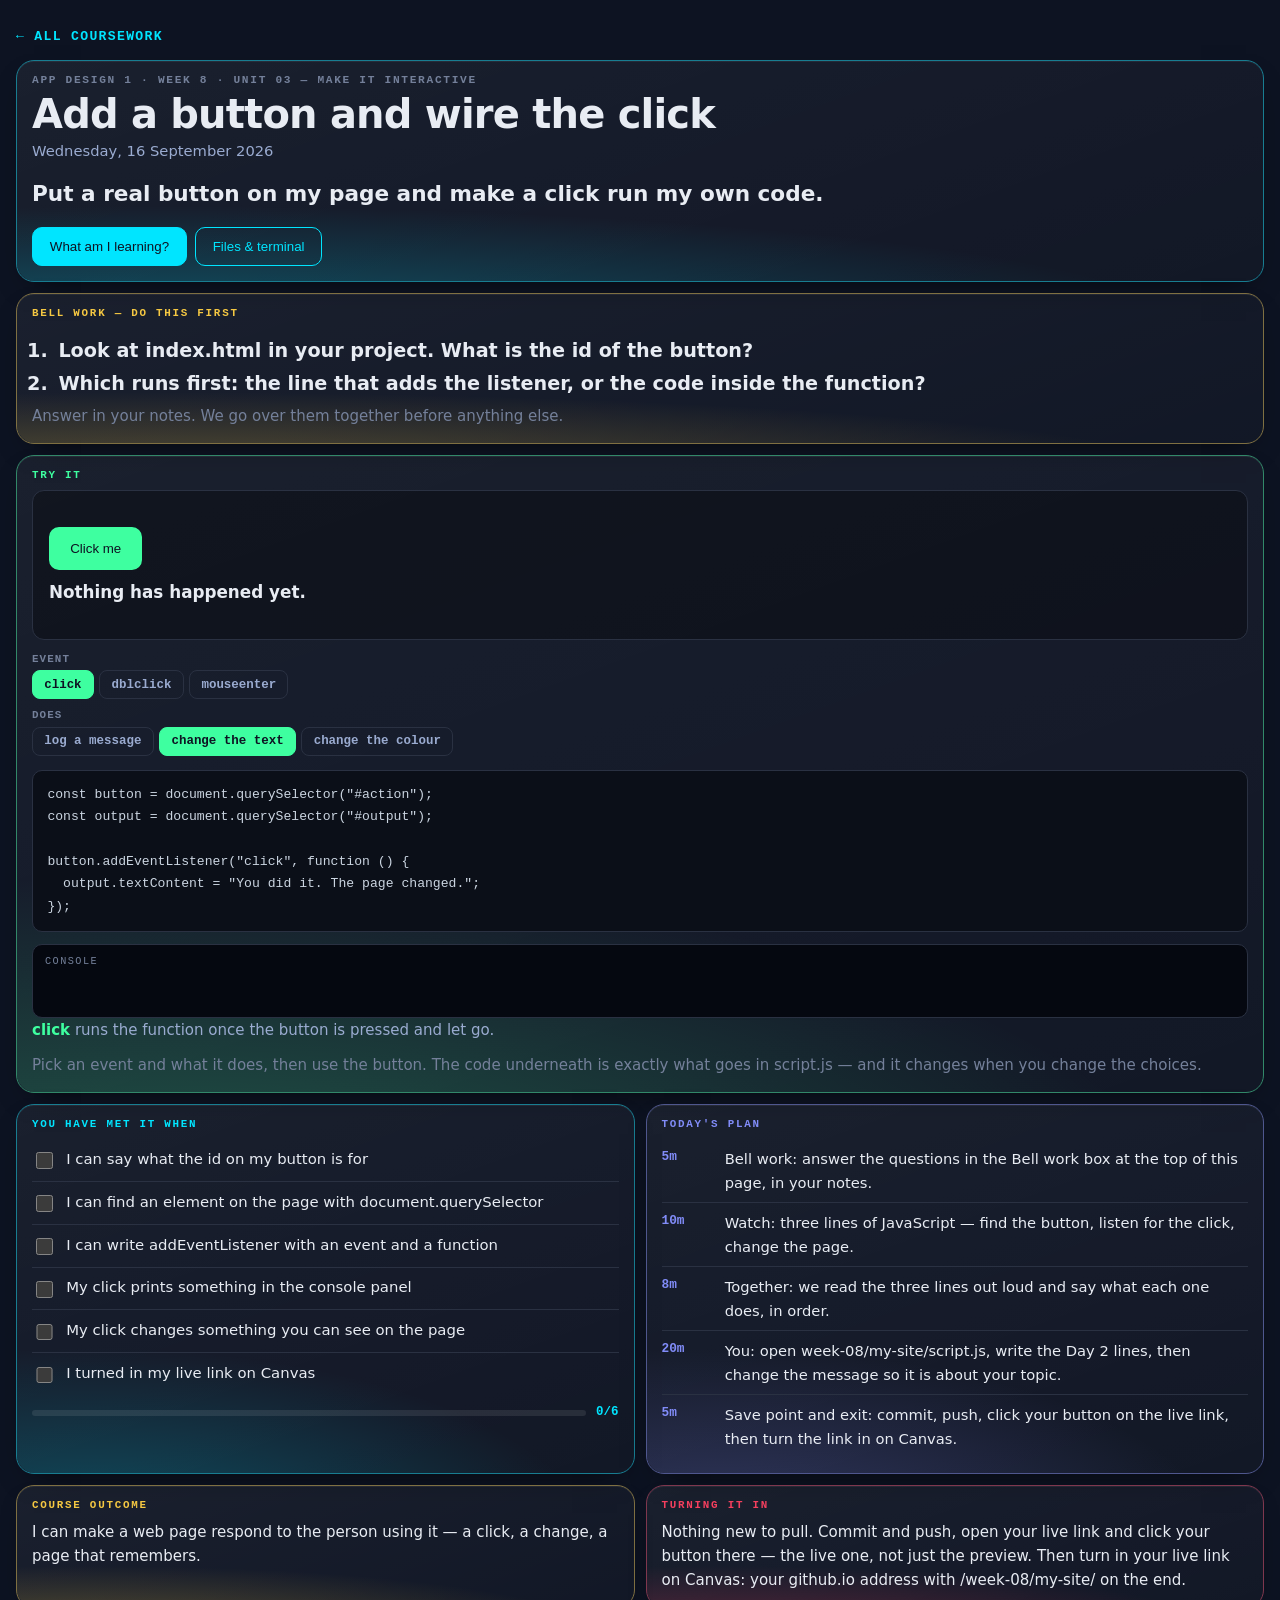
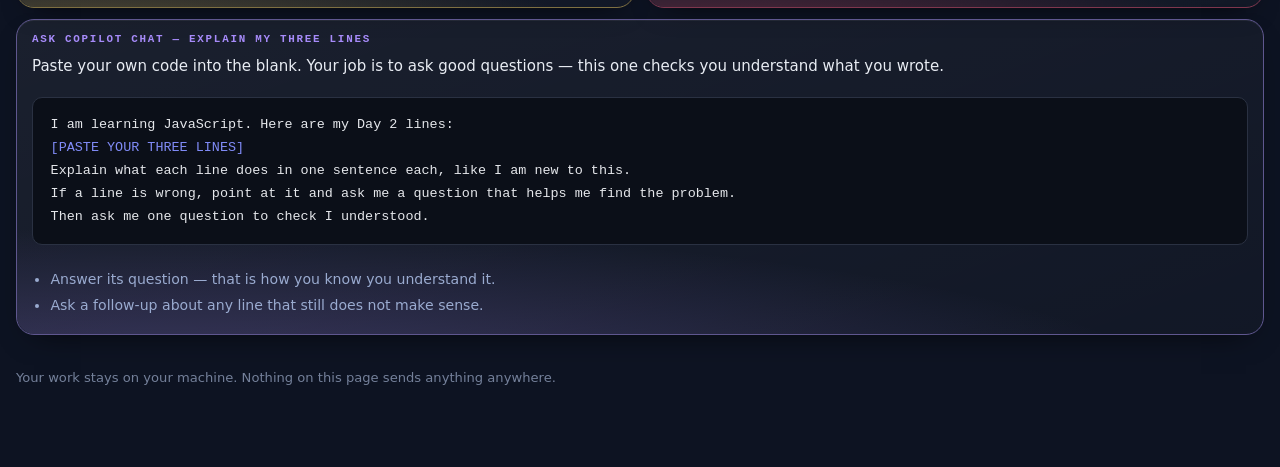
<file: week-08/day-2/index.html>
<!doctype html>
<html lang="en">
<head>
<meta charset="utf-8">
<meta name="viewport" content="width=device-width,initial-scale=1">
<title>Add a button and wire the click — App Design 1</title>
<meta name="color-scheme" content="dark">
<style>
:root{--acc:var(--ss-cyan,#00e5ff)}
*{box-sizing:border-box}
body{margin:0;background:var(--ss-void,#0d1322);color:var(--ss-bone,#e8ecf3);
  font:16px/1.6 var(--ss-body,"Inter",system-ui,sans-serif);padding:1.4rem 1rem 5rem}
.wrap{max-width:96rem;margin:0 auto}
a.back{display:inline-block;color:var(--acc);text-decoration:none;font:600 .82rem/1 var(--ss-mono,ui-monospace,monospace);
  letter-spacing:.1em;text-transform:uppercase;margin:0 0 1rem}

/* ── the grid: the dashboard's, verbatim in behaviour ───────────────────── */
.bento{display:grid;gap:11px;grid-template-columns:repeat(4,minmax(0,1fr));align-items:stretch}
.bento > *{grid-column:span 2}
.bento > .w1{grid-column:span 1}
.bento > .w4{grid-column:span 4}
/* Height-matching only helps when the tiles in a row are already close. On a phone
   two tiles share a row and one of them is a five-item plan — stretched, its short
   neighbour grew 729px of empty gradient. Ragged is correct at this size. */
@media (max-width:760px){.bento{grid-template-columns:repeat(6,minmax(0,1fr));gap:7px;align-items:start}
  .bento > *{grid-column:span 3} .bento > .w1{grid-column:span 3} .bento > .w4{grid-column:span 6}}
@media (min-width:1500px){.bento{grid-template-columns:repeat(8,minmax(0,1fr))}
  .bento > *{grid-column:span 2} .bento > .w1{grid-column:span 2} .bento > .w4{grid-column:span 8}
  /* the lab keeps six columns and the criteria ride alongside it, so the widest
     screen gains density rather than gaining empty space */
  .bento > .lab{grid-column:span 6} .bento > .lab + *{grid-column:span 2}
  /* The plan is five rows of prose next to two tiles of three lines each. Stretched
     into one row the short pair inflate into dead space, which looks worse than the
     raggedness it was fixing. So the plan takes a narrow column two rows tall and the
     other two stack beside it — the row fills, nothing is padded out to match. */
  .bento > .t-plan{grid-column:span 3;grid-row:span 2}
  .bento > .t-clo, .bento > .t-turn{grid-column:span 5}}

/* ── the tile ───────────────────────────────────────────────────────────── */
.tl{position:relative;overflow:hidden;border-radius:18px;padding:14px 15px 15px;display:flex;flex-direction:column;
  background:linear-gradient(160deg,rgba(255,255,255,.055),rgba(255,255,255,.02));
  border:1px solid color-mix(in srgb, var(--acc) 42%, var(--ss-border,#2a3142));
  box-shadow:0 1px 0 rgba(255,255,255,.06) inset,0 12px 30px -18px rgba(0,0,0,.9);
  transition:transform .16s var(--ss-ease,cubic-bezier(.2,.7,.3,1)),border-color .16s}
.tl::after{content:"";position:absolute;inset:0;pointer-events:none;border-radius:inherit;
  background:radial-gradient(125% 85% at 12% 122%, var(--acc) 0%, transparent 66%);opacity:.30}
.tl > *{position:relative;z-index:1}
.k{display:block;font:600 .68rem/1 var(--ss-mono,ui-monospace,monospace);letter-spacing:.16em;
  text-transform:uppercase;color:var(--acc);margin:0 0 .55rem}

/* hero */
.hero{--acc:var(--ss-cyan,#00e5ff)}
.hero .eyebrow{font:600 .7rem/1 var(--ss-mono,ui-monospace,monospace);letter-spacing:.15em;
  text-transform:uppercase;color:var(--ss-faint,#74809a)}
.hero h1{font-family:var(--ss-display,"Syne",system-ui,sans-serif);font-size:clamp(1.5rem,3.4vw,2.5rem);
  line-height:1.08;letter-spacing:-.02em;margin:.45rem 0 .2rem}
.hero .when{color:var(--ss-mist,#9aabd0);font-size:.92rem;margin:0 0 1rem}
.hero .slo{font-size:clamp(1.05rem,1.7vw,1.35rem);font-weight:600;line-height:1.42;margin:0;max-width:52rem}
.hero .row{display:flex;flex-wrap:wrap;gap:.5rem;margin-top:1.1rem}

button.b{cursor:pointer;font:600 .84rem/1 inherit;padding:.7rem 1.05rem;border-radius:10px;
  border:1px solid var(--acc);background:transparent;color:var(--acc);transition:background .15s,color .15s}
button.b:hover{background:var(--acc);color:var(--ss-void,#0d1322)}
button.b.solid{background:var(--acc);color:var(--ss-void,#0d1322)}
button.b.solid:hover{filter:brightness(1.12)}
a.b{display:inline-block;text-decoration:none}

/* success criteria */
.sc{list-style:none;margin:0;padding:0}
.sc li{border-bottom:1px solid var(--ss-border,#2a3142)}
.sc li:last-child{border-bottom:0}
.sc label{display:flex;gap:.65rem;align-items:flex-start;padding:.55rem 0;cursor:pointer;font-size:.93rem}
.sc input{margin-top:.28rem;width:1.05rem;height:1.05rem;accent-color:var(--acc);flex:none}
.sc input:checked + span{color:var(--ss-faint,#74809a);text-decoration:line-through}
.prog{display:flex;align-items:center;gap:.6rem;margin-top:.7rem}
.prog .bar{flex:1;height:6px;border-radius:99px;background:rgba(255,255,255,.09);overflow:hidden}
.prog .bar i{display:block;height:100%;width:0;background:var(--acc);transition:width .25s}
.prog b{font:700 .78rem/1 var(--ss-mono,ui-monospace,monospace);color:var(--acc)}

/* plan */
.plan{list-style:none;margin:0;padding:0}
.plan li{display:flex;gap:.75rem;padding:.5rem 0;border-bottom:1px solid var(--ss-border,#2a3142);font-size:.92rem}
.plan li:last-child{border-bottom:0}
.plan .m{flex:none;width:3.2rem;font:700 .8rem/1.55 var(--ss-mono,ui-monospace,monospace);color:var(--acc)}

/* generic tile text */
.tl p{margin:0 0 .7rem;font-size:.94rem}.tl p:last-child{margin:0}
.tl .big{font-size:1.02rem;line-height:1.5}

/* ── the lab ────────────────────────────────────────────────────────────── */
.lab{--acc:var(--ss-green,#3effa0)}
.lab .stage{background:rgba(0,0,0,.32);border:1px solid var(--ss-border,#2a3142);border-radius:12px;
  padding:16px;min-height:0;height:clamp(150px,20vh,190px);display:flex}
.lab .stage .fx{flex:1;display:flex;gap:10px;transition:all .28s var(--ss-ease,cubic-bezier(.2,.7,.3,1))}
.lab .box{background:color-mix(in srgb,var(--acc) 30%,transparent);border:1px solid var(--acc);
  border-radius:9px;padding:.7rem .9rem;font:700 .82rem/1.3 var(--ss-mono,ui-monospace,monospace);
  color:var(--ss-bone,#e8ecf3);display:grid;place-items:center;transition:all .28s}
.lab .box.b2{min-height:64px}.lab .box.b3{min-height:88px}
.ctrls{margin-top:.9rem;display:grid;gap:.7rem}
.ctrl .cn{font:600 .68rem/1 var(--ss-mono,ui-monospace,monospace);letter-spacing:.1em;text-transform:uppercase;
  color:var(--ss-faint,#74809a);margin-bottom:.35rem}
.seg{display:flex;flex-wrap:wrap;gap:.35rem}
.seg button{cursor:pointer;font:600 .78rem/1 var(--ss-mono,ui-monospace,monospace);padding:.45rem .7rem;
  border-radius:8px;border:1px solid var(--ss-border,#2a3142);background:transparent;color:var(--ss-mist,#9aabd0)}
.seg button[aria-pressed=true]{background:var(--acc);border-color:var(--acc);color:var(--ss-void,#0d1322)}
.readout{margin-top:.9rem;background:#0b0f18;border:1px solid var(--ss-border,#2a3142);border-radius:10px;
  padding:.8rem .9rem;font:.82rem/1.7 var(--ss-mono,ui-monospace,monospace);color:#cbd5e1;overflow-x:auto}
.readout .p{color:var(--ss-peri,#818cf8)}.readout .v{color:var(--ss-green,#3effa0)}
.axis{margin-top:.75rem;font-size:.87rem;color:var(--ss-mist,#9aabd0)}
.axis b{color:var(--acc)}
.slid{width:100%;accent-color:var(--acc)}

/* ── modal ──────────────────────────────────────────────────────────────── */
dialog{border:none;padding:0;background:transparent;max-width:min(46rem,94vw);width:100%}
dialog::backdrop{background:rgba(6,9,16,.74)}
.sheet{background:var(--ss-ink,#161d31);border:1px solid var(--ss-border,#2a3142);border-radius:18px;
  padding:1.4rem 1.5rem;color:var(--ss-bone,#e8ecf3);max-height:84vh;overflow:auto}
.sheet h3{font-family:var(--ss-display,"Syne",system-ui,sans-serif);font-size:1.25rem;margin:0 0 .8rem}
.sheet p{font-size:.98rem;margin:0 0 .9rem}
.sheet .x{position:sticky;top:0;float:right;cursor:pointer;background:transparent;border:1px solid var(--ss-border,#2a3142);
  color:var(--ss-mist,#9aabd0);border-radius:8px;font:600 .75rem/1 var(--ss-mono,ui-monospace,monospace);padding:.45rem .6rem}
.sheet img{width:100%;height:auto;border-radius:10px;border:1px solid var(--ss-border,#2a3142)}
pre.code{background:#0b0f18;border:1px solid var(--ss-border,#2a3142);border-radius:10px;padding:1rem 1.1rem;
  overflow-x:auto;font:.84rem/1.7 var(--ss-mono,ui-monospace,monospace);color:#e5e7eb;margin:.5rem 0;position:relative}
pre.code b{color:var(--ss-peri,#818cf8);font-weight:400}
.codewrap{position:relative}
.codewrap .cp{position:absolute;top:.55rem;right:.55rem;cursor:pointer;border:1px solid #3b4252;background:#1c2230;
  color:var(--ss-peri,#818cf8);font:600 .72rem/1 var(--ss-mono,ui-monospace,monospace);letter-spacing:.06em;
  text-transform:uppercase;padding:.42rem .65rem;border-radius:6px}
.codewrap .cp.ok{background:#064e3b;border-color:#10b981;color:#6ee7b7}
.files{list-style:none;margin:.5rem 0 0;padding:0}
.files li{padding:.5rem 0;border-top:1px solid var(--ss-border,#2a3142)}
.files a{color:var(--acc);font:600 .9rem/1.5 var(--ss-mono,ui-monospace,monospace);text-decoration:none}
.files span{display:block;color:var(--ss-faint,#74809a);font-size:.85rem;margin-top:.1rem}
.who{display:flex;gap:.7rem;flex-wrap:wrap;margin:0 0 .8rem}
.who label{flex:1 1 9rem;font:600 .7rem/1 var(--ss-mono,ui-monospace,monospace);letter-spacing:.08em;
  text-transform:uppercase;color:var(--ss-faint,#74809a)}
.who input{display:block;width:100%;margin-top:.35rem;padding:.55rem .65rem;font:inherit;color:var(--ss-bone,#e8ecf3);
  background:rgba(0,0,0,.3);border:1px solid var(--ss-border,#2a3142);border-radius:8px}
.who input:focus{outline:none;border-color:var(--acc)}
.hint{color:var(--ss-faint,#74809a);font-size:.85rem;margin:.6rem 0 0}
footer{max-width:96rem;margin:2rem auto 0;color:var(--ss-faint,#74809a);font-size:.82rem}

/* ── JavaScript labs ────────────────────────────────────────────────────────
   A JavaScript day has no box to push around; what it has is a console that talks back.
   So these labs carry a small console, styled like the real one, and every lab's readout
   is the exact code the student would type into script.js. */
.lab .jsrow{display:flex;flex-wrap:wrap;gap:.6rem;align-items:center;width:100%}
.lab .jsin{flex:1;min-width:10rem;padding:.65rem .8rem;border-radius:9px;border:1px solid var(--ss-border,#2a3142);
  background:rgba(0,0,0,.35);color:var(--ss-bone,#e8ecf3);font:.95rem var(--ss-mono,ui-monospace,monospace)}
.lab .jsin:focus{outline:none;border-color:var(--acc)}
.lab .demo{font:700 .95rem/1 inherit;background:var(--acc);color:#0d1322;border:2px solid var(--acc);
  border-radius:10px;padding:.75rem 1.2rem;cursor:pointer;transition:filter .15s,transform .1s}
.lab .demo:hover{filter:brightness(1.12)}.lab .demo:active{transform:translateY(2px)}
.lab .demo:focus-visible{outline:none;box-shadow:0 0 0 4px rgba(255,255,255,.35)}
.lab .val{font:700 clamp(1.3rem,3vw,2.1rem)/1.15 var(--ss-display,system-ui,sans-serif);color:var(--ss-bone,#e8ecf3)}
.lab .stage.col{flex-direction:column;align-items:flex-start;justify-content:center;gap:.8rem;height:auto;min-height:150px}
.devcon{margin-top:.8rem;background:#050810;border:1px solid var(--ss-border,#2a3142);border-radius:10px;
  min-height:4.6rem;max-height:9rem;overflow:auto;padding:.5rem .75rem;font:.8rem/1.6 var(--ss-mono,ui-monospace,monospace)}
.devcon .hd{color:var(--ss-faint,#74809a);font-size:.64rem;letter-spacing:.14em;text-transform:uppercase;margin-bottom:.25rem}
.devcon .ok{color:#e5e7eb}.devcon .ok::before{content:"› ";color:var(--ss-faint,#74809a)}
.devcon .err{color:#fca5a5;background:rgba(244,63,94,.12);border-radius:5px;padding:0 .35rem}

/* ── Bell work ──────────────────────────────────────────────────────────── */
.bellq{margin:.2rem 0 0;padding-left:1.4rem;font-size:clamp(1rem,1.5vw,1.2rem);font-weight:600;line-height:1.45}
.bellq li{margin:.35rem 0;padding-left:.25rem}

/* ── Ask Copilot Chat ───────────────────────────────────────────────────── */
.t-prompt pre.code{white-space:pre-wrap}
.t-prompt .rules{margin:.7rem 0 0;padding-left:1.15rem;font-size:.88rem;color:var(--ss-mist,#9aabd0)}
.t-prompt .rules li{margin:.2rem 0}
</style>
</head>
<body>
<div class="wrap">
  <a class="back" href="../../">&larr; All coursework</a>
  <div class="bento">
    <section class="tl hero w4">
      <div class="eyebrow">App Design 1 &middot; Week 8 &middot; Unit 03 — Make it interactive</div>
      <h1>Add a button and wire the click</h1>
      <p class="when">Wednesday, 16 September 2026</p>
      <p class="slo">Put a real button on my page and make a click run my own code.</p>
      <div class="row">
        <button class="b solid" data-open="m-read" type="button">What am I learning?</button>
        
        <button class="b" data-open="m-files" type="button">Files &amp; terminal</button>
      </div>
    </section>
    <section class="tl w4 t-bell" style="--acc:var(--ss-gold,#f5c842)">
      <span class="k">Bell work — do this first</span>
      <ol class="bellq"><li>Look at index.html in your project. What is the id of the button?</li><li>Which runs first: the line that adds the listener, or the code inside the function?</li></ol>
      <p class="hint">Answer in your notes. We go over them together before anything else.</p>
    </section>
    <section class="tl lab w4" id="lab" data-lab="click">
      <span class="k">Try it</span>
      <div class="stage col">
        <button class="demo" id="cbtn" type="button">Click me</button>
        <p class="val" id="ctext" style="font-size:1.05rem;margin:0">Nothing has happened yet.</p>
      </div>
      <div class="ctrls">
        <div class="ctrl"><div class="cn">event</div><div class="seg" data-prop="event">
      <button type="button" data-v="click" aria-pressed="true">click</button><button type="button" data-v="dblclick" aria-pressed="false">dblclick</button><button type="button" data-v="mouseenter" aria-pressed="false">mouseenter</button>
    </div></div>
        <div class="ctrl"><div class="cn">does</div><div class="seg" data-prop="does">
      <button type="button" data-v="log" aria-pressed="false">log a message</button><button type="button" data-v="text" aria-pressed="true">change the text</button><button type="button" data-v="colour" aria-pressed="false">change the colour</button>
    </div></div>
      </div>
      <div class="readout" id="ro"></div>
      <div class="devcon" id="cout"><div class="hd">Console</div></div>
      <p class="axis" id="axis"></p>
      <p class="hint">Pick an event and what it does, then use the button. The code underneath is exactly what goes in script.js — and it changes when you change the choices.</p>
    </section>
    <section class="tl">
      <span class="k">You have met it when</span>
      <ul class="sc"><li><label><input type="checkbox" data-sc="0"><span>I can say what the id on my button is for</span></label></li><li><label><input type="checkbox" data-sc="1"><span>I can find an element on the page with document.querySelector</span></label></li><li><label><input type="checkbox" data-sc="2"><span>I can write addEventListener with an event and a function</span></label></li><li><label><input type="checkbox" data-sc="3"><span>My click prints something in the console panel</span></label></li><li><label><input type="checkbox" data-sc="4"><span>My click changes something you can see on the page</span></label></li><li><label><input type="checkbox" data-sc="5"><span>I turned in my live link on Canvas</span></label></li></ul>
      <div class="prog"><div class="bar"><i id="scbar"></i></div><b id="scnum">0/6</b></div>
    </section>
    <section class="tl t-plan" style="--acc:var(--ss-peri,#818cf8)">
      <span class="k">Today's plan</span>
      <ul class="plan"><li><span class="m">5m</span><span>Bell work: answer the questions in the Bell work box at the top of this page, in your notes.</span></li><li><span class="m">10m</span><span>Watch: three lines of JavaScript — find the button, listen for the click, change the page.</span></li><li><span class="m">8m</span><span>Together: we read the three lines out loud and say what each one does, in order.</span></li><li><span class="m">20m</span><span>You: open week-08/my-site/script.js, write the Day 2 lines, then change the message so it is about your topic.</span></li><li><span class="m">5m</span><span>Save point and exit: commit, push, click your button on the live link, then turn the link in on Canvas.</span></li></ul>
    </section>
    <section class="tl t-clo" style="--acc:var(--ss-gold,#f5c842)">
      <span class="k">Course outcome</span><p>I can make a web page respond to the person using it — a click, a change, a page that remembers.</p>
    </section>
    <section class="tl t-turn" style="--acc:var(--ss-rose,#f43f5e)">
      <span class="k">Turning it in</span><p>Nothing new to pull. Commit and push, open your live link and click your button there — the live one, not just the preview. Then turn in your live link on Canvas: your github.io address with /week-08/my-site/ on the end.</p>
    </section>
    <section class="tl w4 t-prompt" style="--acc:var(--ss-violet,#a78bfa)">
      <span class="k">Ask Copilot Chat — explain my three lines</span>
      <p>Paste your own code into the blank. Your job is to ask good questions — this one checks you understand what you wrote.</p>
      <div class="codewrap"><button class="cp" type="button">Copy</button><pre class="code">I am learning JavaScript. Here are my Day 2 lines:
<b>[PASTE YOUR THREE LINES]</b>
Explain what each line does in one sentence each, like I am new to this.
If a line is wrong, point at it and ask me a question that helps me find the problem.
Then ask me one question to check I understood.</pre></div>
      <ul class="rules"><li>Answer its question — that is how you know you understand it.</li><li>Ask a follow-up about any line that still does not make sense.</li></ul>
    </section>
  </div>
  <footer>Your work stays on your machine. Nothing on this page sends anything anywhere.</footer>
</div>

  <dialog id="m-read"><div class="sheet"><button class="x" data-close type="button">Close</button>
    <h3>What am I learning?</h3><p>Three lines today, and they are the three lines behind nearly every button on the internet.</p><p>The first finds the button. Every element can have an id, and document.querySelector(&quot;#action&quot;) means “find the thing whose id is action.” The # is what says id — leave it off and JavaScript finds nothing.</p><p>The second listens. addEventListener(&quot;click&quot;, function () { … }) means “when this is clicked, run the code inside the curly brackets.” Here is the part that surprises people: that code does not run when the page loads. It sits there waiting. It only runs when the click actually happens.</p><p>The third changes what you see. textContent is the words inside an element, and setting it swaps them for new ones. That is the moment your page responds to a person.</p></div></dialog>

  

  <dialog id="m-files"><div class="sheet"><button class="x" data-close type="button">Close</button>
    <h3>Files &amp; terminal</h3>
    <p>Everything for this week is already in your week folder.</p>

    <h3 style="margin-top:1.3rem">Get the whole week — once</h3>
    <p>The whole week comes down in one go — all four days and the project you build in. Run this once, on Tuesday, in the terminal at the bottom of your Codespace.</p>
    <div class="codewrap"><button class="cp" type="button">Copy</button><pre class="code"><b># the whole week in one go — do this once</b>
npx degit coltonsharp-dev/ALA2627-ASD-Coursework/week-08 week-08
cd week-08/my-site
python -m http.server 8000</pre></div>
    <p>Wednesday to Friday there is nothing to pull. Your project is already in week-08/my-site — open it, start the preview with the last line, and keep going.</p>
    <p class="hint">Terminal not co-operating? The Week 8 page has a Download button for the same project. Use it and keep going — do not lose a period to a command.</p>
  </div></dialog>
<script>
var NL = String.fromCharCode(10);
var RC = null;

/* modals */
document.querySelectorAll("[data-open]").forEach(function(b){
  b.addEventListener("click", function(){
    var d = document.getElementById(b.getAttribute("data-open"));
    if (d && d.showModal) d.showModal();
  });
});
document.querySelectorAll("[data-close]").forEach(function(b){
  b.addEventListener("click", function(){ b.closest("dialog").close(); });
});
document.querySelectorAll("dialog").forEach(function(d){
  d.addEventListener("click", function(e){ if (e.target === d) d.close(); });
});

/* success criteria progress */
var scBoxes = [].slice.call(document.querySelectorAll("input[data-sc]"));
var scBar = document.getElementById("scbar"), scNum = document.getElementById("scnum");
function scSync(){
  var n = scBoxes.filter(function(b){ return b.checked; }).length;
  if (scBar) scBar.style.width = (scBoxes.length ? (n / scBoxes.length) * 100 : 0) + "%";
  if (scNum) scNum.textContent = n + "/" + scBoxes.length;
}
scBoxes.forEach(function(b){ b.addEventListener("change", scSync); });
scSync();

/* copy buttons */
document.querySelectorAll(".codewrap .cp").forEach(function(b){
  b.addEventListener("click", function(){
    var t = b.parentElement.querySelector("pre").innerText;
    function done(){ b.textContent = "Copied"; b.classList.add("ok");
      setTimeout(function(){ b.textContent = "Copy"; b.classList.remove("ok"); }, 1600); }
    function fb(){ var r = document.createRange(); r.selectNodeContents(b.parentElement.querySelector("pre"));
      var s = getSelection(); s.removeAllRanges(); s.addRange(r); b.textContent = "Press Ctrl+C";
      setTimeout(function(){ b.textContent = "Copy"; }, 2200); }
    if (navigator.clipboard) navigator.clipboard.writeText(t).then(done, fb); else fb();
  });
});

/* ---- labs ---- */
var fx = document.getElementById("fx"), ro = document.getElementById("ro"), axis = document.getElementById("axis");
var state = {};
function segWire(onChange){
  document.querySelectorAll(".seg").forEach(function(seg){
    var prop = seg.getAttribute("data-prop");
    var pressed = seg.querySelector("[aria-pressed=true]");
    state[prop] = pressed ? pressed.getAttribute("data-v") : null;
    seg.querySelectorAll("button").forEach(function(btn){
      btn.addEventListener("click", function(){
        seg.querySelectorAll("button").forEach(function(o){ o.setAttribute("aria-pressed", "false"); });
        btn.setAttribute("aria-pressed", "true");
        state[prop] = btn.getAttribute("data-v");
        onChange();
      });
    });
  });
  onChange();
}
function css(rules){
  return rules.map(function(r){
    return '<span class="p">' + r[0] + '</span>: <span class="v">' + r[1] + '</span>;';
  }).join("<br>");
}

if (fx && document.querySelector('.seg[data-prop="flex-direction"]')) {
  segWire(function(){
    fx.style.flexDirection  = state["flex-direction"];
    fx.style.justifyContent = state["justify-content"];
    fx.style.alignItems     = state["align-items"];
    ro.innerHTML = ".cards {<br>&nbsp;&nbsp;" + css([
      ["display","flex"],["flex-direction",state["flex-direction"]],
      ["justify-content",state["justify-content"]],["align-items",state["align-items"]]
    ]).split("<br>").join("<br>&nbsp;&nbsp;") + "<br>}";
    var col = state["flex-direction"] === "column";
    axis.innerHTML = col
      ? "Direction is <b>column</b>, so the main axis runs <b>down</b>. justify-content is now moving things <b>vertically</b> and align-items is moving them <b>across</b>. They swapped."
      : "Direction is <b>row</b>, so the main axis runs <b>across</b>. justify-content moves things <b>horizontally</b>, align-items moves them <b>vertically</b>.";
  });
}

if (fx && document.querySelector('.seg[data-prop="tool"]')) {
  var b1 = document.getElementById("sb1"), b2 = document.getElementById("sb2"), b3 = document.getElementById("sb3");
  segWire(function(){
    var n = state["size"] + "px", tool = state["tool"];
    fx.style.gap = tool === "gap" ? n : "0px";
    [b1,b2,b3].forEach(function(b){
      b.style.padding = tool === "padding" ? n : "0.7rem 0.9rem";
      b.style.margin  = tool === "margin"  ? n : "0px";
    });
    ro.innerHTML = tool === "gap"
      ? ".cards {<br>&nbsp;&nbsp;" + css([["display","flex"],["gap",n]]).split("<br>").join("<br>&nbsp;&nbsp;") + "<br>}"
      : ".card {<br>&nbsp;&nbsp;" + css([[tool,n]]) + "<br>}";
    axis.innerHTML = tool === "gap"
      ? "<b>gap</b> sits between the boxes and adds nothing to the outside edges. It only works because the parent is a flex container."
      : tool === "padding"
        ? "<b>padding</b> is inside each box, so the boxes grow. The space between them has not changed."
        : "<b>margin</b> is outside each box, so it pushes the neighbours away &mdash; and it also pushes against the container edge, which gap does not.";
  });
}

if (document.getElementById("dbtn")) {
  var ro2 = document.getElementById("ro");
  ro2.innerHTML = ".btn:hover&nbsp;&nbsp;&nbsp;&nbsp;{ " + '<span class="p">filter</span>: <span class="v">brightness(1.15)</span>;' + " }<br>" +
    ".btn:focus-visible { " + '<span class="p">box-shadow</span>: <span class="v">0 0 0 4px</span>;' + " }<br>" +
    ".btn:active&nbsp;&nbsp;&nbsp;{ " + '<span class="p">transform</span>: <span class="v">translateY(2px)</span>;' + " }";
}

/* ---- JavaScript labs ---- */
function escH(t){ return String(t).split("&").join("&amp;").split("<").join("&lt;").split(">").join("&gt;"); }
var cout = document.getElementById("cout");
function logLine(text, bad){
  if (!cout) return;
  var row = document.createElement("div"); row.className = bad ? "err" : "ok"; row.textContent = text;
  cout.appendChild(row); cout.scrollTop = cout.scrollHeight;
}

if (document.querySelector('[data-lab="console"]')) {
  var cin = document.getElementById("cin");
  var cline = function(){
    var msg = cin.value;
    return state["quotes"] === "forgot" ? "console.log(" + msg + ");" : 'console.log("' + msg + '");';
  };
  segWire(function(){ ro.innerHTML = '<span class="p">// script.js</span><br>' + escH(cline()); });
  cin.addEventListener("input", function(){ ro.innerHTML = '<span class="p">// script.js</span><br>' + escH(cline()); });
  document.getElementById("crun").addEventListener("click", function(){
    var msg = cin.value;
    if (state["quotes"] === "forgot") {
      /* the real browser error, not a made-up one: one word is a name nobody defined;
         several words are not even valid code, so the browser stops before running it */
      var parts = msg.trim().split(" ").filter(function(w){ return w.length; });
      if (parts.length > 1) {
        logLine("Uncaught SyntaxError: missing ) after argument list", true);
        axis.innerHTML = "Red. Without quotes, JavaScript reads <b>" + escH(parts[0]) + " " + escH(parts[1]) + "</b> as code, and that is not valid code &mdash; so nothing in the file runs. Quotes mean <b>this is text</b>.";
      } else {
        var word = parts[0] || "message";
        logLine("Uncaught ReferenceError: " + word + " is not defined", true);
        axis.innerHTML = "Red. Without quotes JavaScript thinks <b>" + escH(word) + "</b> is the name of something, and nothing has that name. Quotes mean <b>this is text</b>.";
      }
    } else {
      logLine(msg, false);
      axis.innerHTML = "It printed. That is JavaScript talking back to you &mdash; every day this week starts here.";
    }
  });
}

if (document.querySelector('[data-lab="click"]')) {
  var kb = document.getElementById("cbtn"), kt = document.getElementById("ctext");
  var kcol = ["#3effa0", "#f5c842", "#818cf8", "#f43f5e"], kci = 0, kev = null;
  var kdo = function(){
    var d = state["does"];
    if (d === "log") logLine("The button was used (" + state["event"] + ")", false);
    if (d === "text") kt.textContent = "You did it. The page changed.";
    if (d === "colour") { kci = (kci + 1) % kcol.length; kb.style.background = kcol[kci]; kb.style.borderColor = kcol[kci]; }
  };
  segWire(function(){
    if (kev) kb.removeEventListener(kev, kdo);
    kev = state["event"]; kb.addEventListener(kev, kdo);
    kt.textContent = "Nothing has happened yet."; kb.style.background = ""; kb.style.borderColor = "";
    var inner = state["does"] === "log" ? 'console.log("The button was used");'
      : state["does"] === "text" ? 'output.textContent = "You did it. The page changed.";'
      : 'button.style.background = "gold";';
    var lines = ['const button = document.querySelector("#action");'];
    if (state["does"] === "text") lines.push('const output = document.querySelector("#output");');
    lines.push("");
    lines.push('button.addEventListener("' + kev + '", function () {');
    ro.innerHTML = lines.map(escH).join("<br>") + "<br>&nbsp;&nbsp;" + escH(inner) + "<br>" + escH("});");
    axis.innerHTML = kev === "click" ? "<b>click</b> runs the function once the button is pressed and let go."
      : kev === "dblclick" ? "<b>dblclick</b> needs two quick clicks. Try one click &mdash; nothing happens now."
      : "<b>mouseenter</b> runs the moment the pointer arrives. No click at all.";
  });
}

if (document.querySelector('[data-lab="state"]')) {
  var sb = document.getElementById("sbtn"), sv = document.getElementById("sval");
  var count = 0, isOn = false, spot = 0, msgs = ["Go team!", "Practice starts at 3", "Big game Friday"];
  var sdraw = function(){
    var f = state["feature"], code = [];
    if (f === "counter") { sv.textContent = String(count); sb.textContent = "Add one";
      code = ["let count = " + count + ";", "", "function addOne() {", "  count = count + 1;", "  output.textContent = count;", "}", "", 'button.addEventListener("click", addOne);']; }
    if (f === "toggle") { sv.textContent = isOn ? "ON" : "OFF"; sb.textContent = "Switch";
      code = ["let isOn = " + isOn + ";", "", "function flip() {", "  isOn = !isOn;", '  output.textContent = isOn ? "ON" : "OFF";', "}", "", 'button.addEventListener("click", flip);']; }
    if (f === "messages") { sv.textContent = msgs[spot]; sb.textContent = "Next";
      code = ['let messages = ["Go team!", "Practice starts at 3", "Big game Friday"];', "let spot = " + spot + ";", "", "function next() {", "  spot = (spot + 1) % messages.length;", "  output.textContent = messages[spot];", "}", "", 'button.addEventListener("click", next);']; }
    ro.innerHTML = code.map(function(l){ return escH(l).split("  ").join("&nbsp;&nbsp;"); }).join("<br>");
  };
  sb.addEventListener("click", function(){
    var f = state["feature"];
    if (f === "counter") count = count + 1;
    if (f === "toggle") isOn = !isOn;
    if (f === "messages") spot = (spot + 1) % msgs.length;
    sdraw();
    axis.innerHTML = "Look at the first line: the value changed. <b>That is a variable</b> &mdash; the page remembering something between clicks.";
  });
  segWire(sdraw);
}

/* receipt */
var rcGo = document.getElementById("rc-go");
if (rcGo) rcGo.addEventListener("click", function(){
  var name = (document.getElementById("rc-name").value || "").trim();
  var period = (document.getElementById("rc-period").value || "").trim();
  var msg = document.getElementById("rc-msg");
  if (!name) { msg.textContent = "Put your name in first — the receipt is no use without it."; return; }
  var boxes = [].slice.call(document.querySelectorAll("input[data-rc]"));
  var items = boxes.map(function(b){
    return { done: b.checked, text: b.parentElement.querySelector("span").textContent.trim() };
  });
  var doneN = items.filter(function(i){ return i.done; }).length;
  var L = [];
  L.push("RECEIPT — " + RC.course);
  L.push(RC.title);
  L.push("Week " + RC.week + " · Day " + RC.day + " · " + RC.date);
  L.push("");
  L.push("Name:      " + name);
  L.push("Period:    " + (period || "not given"));
  L.push("Finished:  " + new Date().toLocaleString());
  L.push("Completed: " + doneN + " of " + items.length);
  L.push("");
  L.push("WHAT I DID");
  items.forEach(function(i, n){ L.push("  [" + (i.done ? "x" : " ") + "] " + (n + 1) + ". " + i.text); });
  L.push("");
  var basis = name + "|" + period + "|" + RC.day + "|" + items.map(function(i){ return i.done ? 1 : 0; }).join("");
  var h = 0; for (var k = 0; k < basis.length; k++) { h = ((h << 5) - h + basis.charCodeAt(k)) | 0; }
  L.push("check: " + (h >>> 0).toString(36).toUpperCase());
  L.push("(If this line is edited it will not match the answers above.)");
  var a = document.createElement("a");
  a.href = URL.createObjectURL(new Blob([L.join(NL)], { type: "text/plain" }));
  a.download = RC.file + "-" + name.toLowerCase().replace(/[^a-z0-9]+/g, "-").replace(/^-|-$/g, "") + ".txt";
  document.body.appendChild(a); a.click(); a.remove();
  msg.textContent = "Downloaded. Upload that file to the assignment.";
});
</script>
</body>
</html>
</file>
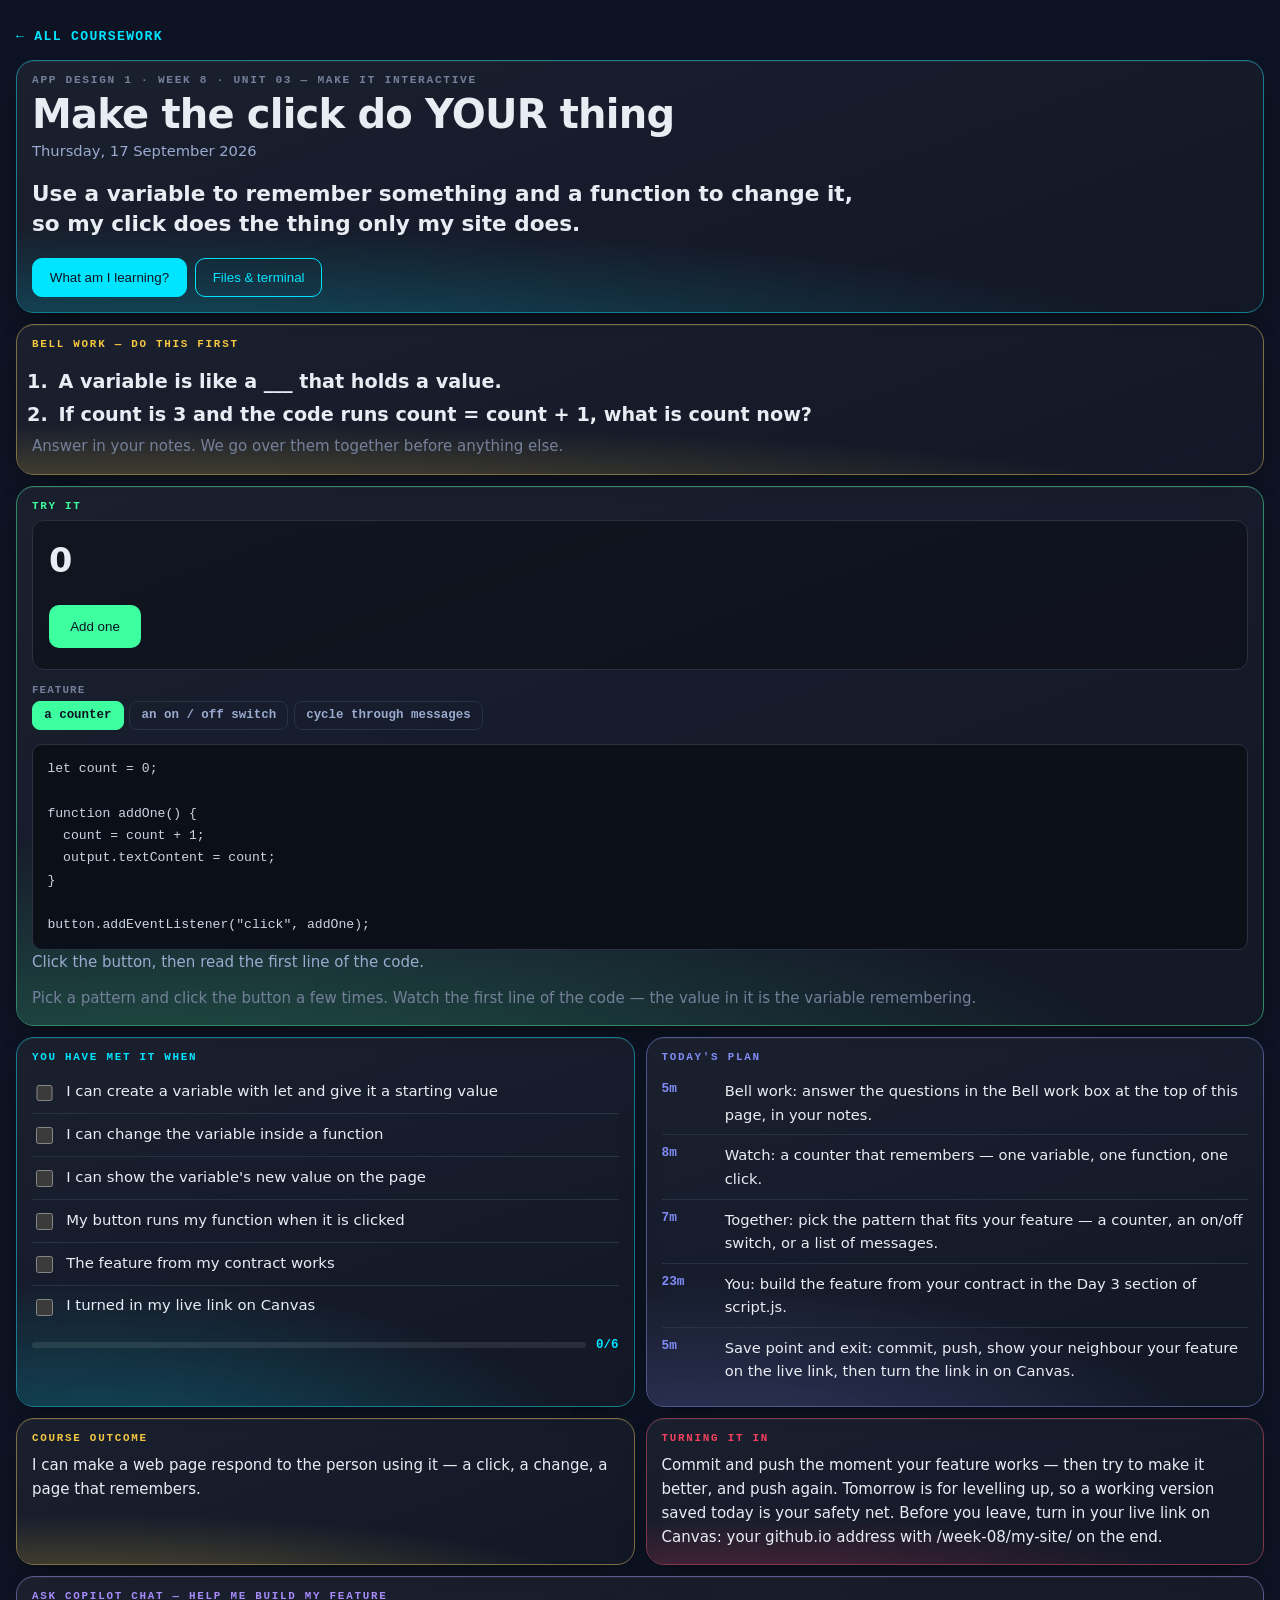
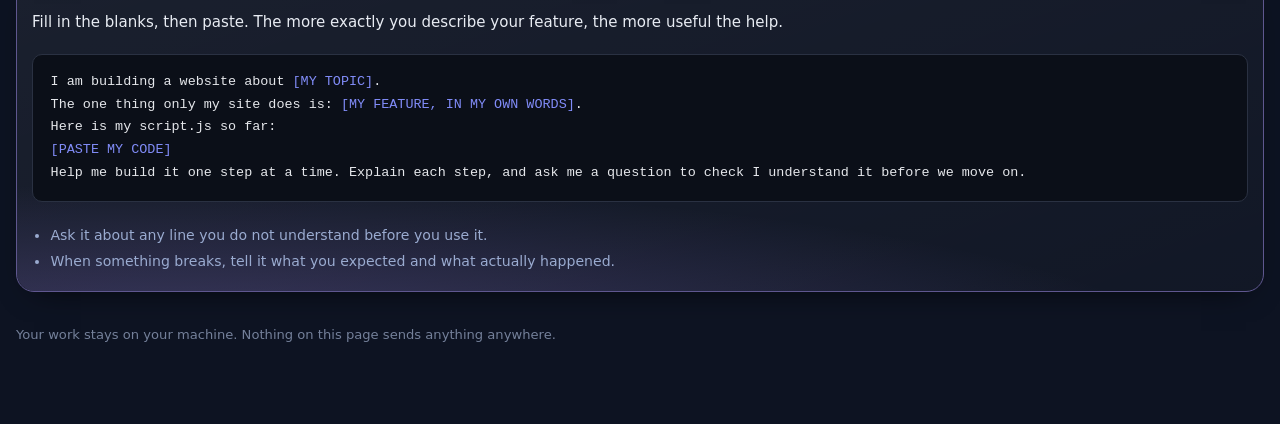
<file: week-08/day-3/index.html>
<!doctype html>
<html lang="en">
<head>
<meta charset="utf-8">
<meta name="viewport" content="width=device-width,initial-scale=1">
<title>Make the click do YOUR thing — App Design 1</title>
<meta name="color-scheme" content="dark">
<style>
:root{--acc:var(--ss-cyan,#00e5ff)}
*{box-sizing:border-box}
body{margin:0;background:var(--ss-void,#0d1322);color:var(--ss-bone,#e8ecf3);
  font:16px/1.6 var(--ss-body,"Inter",system-ui,sans-serif);padding:1.4rem 1rem 5rem}
.wrap{max-width:96rem;margin:0 auto}
a.back{display:inline-block;color:var(--acc);text-decoration:none;font:600 .82rem/1 var(--ss-mono,ui-monospace,monospace);
  letter-spacing:.1em;text-transform:uppercase;margin:0 0 1rem}

/* ── the grid: the dashboard's, verbatim in behaviour ───────────────────── */
.bento{display:grid;gap:11px;grid-template-columns:repeat(4,minmax(0,1fr));align-items:stretch}
.bento > *{grid-column:span 2}
.bento > .w1{grid-column:span 1}
.bento > .w4{grid-column:span 4}
/* Height-matching only helps when the tiles in a row are already close. On a phone
   two tiles share a row and one of them is a five-item plan — stretched, its short
   neighbour grew 729px of empty gradient. Ragged is correct at this size. */
@media (max-width:760px){.bento{grid-template-columns:repeat(6,minmax(0,1fr));gap:7px;align-items:start}
  .bento > *{grid-column:span 3} .bento > .w1{grid-column:span 3} .bento > .w4{grid-column:span 6}}
@media (min-width:1500px){.bento{grid-template-columns:repeat(8,minmax(0,1fr))}
  .bento > *{grid-column:span 2} .bento > .w1{grid-column:span 2} .bento > .w4{grid-column:span 8}
  /* the lab keeps six columns and the criteria ride alongside it, so the widest
     screen gains density rather than gaining empty space */
  .bento > .lab{grid-column:span 6} .bento > .lab + *{grid-column:span 2}
  /* The plan is five rows of prose next to two tiles of three lines each. Stretched
     into one row the short pair inflate into dead space, which looks worse than the
     raggedness it was fixing. So the plan takes a narrow column two rows tall and the
     other two stack beside it — the row fills, nothing is padded out to match. */
  .bento > .t-plan{grid-column:span 3;grid-row:span 2}
  .bento > .t-clo, .bento > .t-turn{grid-column:span 5}}

/* ── the tile ───────────────────────────────────────────────────────────── */
.tl{position:relative;overflow:hidden;border-radius:18px;padding:14px 15px 15px;display:flex;flex-direction:column;
  background:linear-gradient(160deg,rgba(255,255,255,.055),rgba(255,255,255,.02));
  border:1px solid color-mix(in srgb, var(--acc) 42%, var(--ss-border,#2a3142));
  box-shadow:0 1px 0 rgba(255,255,255,.06) inset,0 12px 30px -18px rgba(0,0,0,.9);
  transition:transform .16s var(--ss-ease,cubic-bezier(.2,.7,.3,1)),border-color .16s}
.tl::after{content:"";position:absolute;inset:0;pointer-events:none;border-radius:inherit;
  background:radial-gradient(125% 85% at 12% 122%, var(--acc) 0%, transparent 66%);opacity:.30}
.tl > *{position:relative;z-index:1}
.k{display:block;font:600 .68rem/1 var(--ss-mono,ui-monospace,monospace);letter-spacing:.16em;
  text-transform:uppercase;color:var(--acc);margin:0 0 .55rem}

/* hero */
.hero{--acc:var(--ss-cyan,#00e5ff)}
.hero .eyebrow{font:600 .7rem/1 var(--ss-mono,ui-monospace,monospace);letter-spacing:.15em;
  text-transform:uppercase;color:var(--ss-faint,#74809a)}
.hero h1{font-family:var(--ss-display,"Syne",system-ui,sans-serif);font-size:clamp(1.5rem,3.4vw,2.5rem);
  line-height:1.08;letter-spacing:-.02em;margin:.45rem 0 .2rem}
.hero .when{color:var(--ss-mist,#9aabd0);font-size:.92rem;margin:0 0 1rem}
.hero .slo{font-size:clamp(1.05rem,1.7vw,1.35rem);font-weight:600;line-height:1.42;margin:0;max-width:52rem}
.hero .row{display:flex;flex-wrap:wrap;gap:.5rem;margin-top:1.1rem}

button.b{cursor:pointer;font:600 .84rem/1 inherit;padding:.7rem 1.05rem;border-radius:10px;
  border:1px solid var(--acc);background:transparent;color:var(--acc);transition:background .15s,color .15s}
button.b:hover{background:var(--acc);color:var(--ss-void,#0d1322)}
button.b.solid{background:var(--acc);color:var(--ss-void,#0d1322)}
button.b.solid:hover{filter:brightness(1.12)}
a.b{display:inline-block;text-decoration:none}

/* success criteria */
.sc{list-style:none;margin:0;padding:0}
.sc li{border-bottom:1px solid var(--ss-border,#2a3142)}
.sc li:last-child{border-bottom:0}
.sc label{display:flex;gap:.65rem;align-items:flex-start;padding:.55rem 0;cursor:pointer;font-size:.93rem}
.sc input{margin-top:.28rem;width:1.05rem;height:1.05rem;accent-color:var(--acc);flex:none}
.sc input:checked + span{color:var(--ss-faint,#74809a);text-decoration:line-through}
.prog{display:flex;align-items:center;gap:.6rem;margin-top:.7rem}
.prog .bar{flex:1;height:6px;border-radius:99px;background:rgba(255,255,255,.09);overflow:hidden}
.prog .bar i{display:block;height:100%;width:0;background:var(--acc);transition:width .25s}
.prog b{font:700 .78rem/1 var(--ss-mono,ui-monospace,monospace);color:var(--acc)}

/* plan */
.plan{list-style:none;margin:0;padding:0}
.plan li{display:flex;gap:.75rem;padding:.5rem 0;border-bottom:1px solid var(--ss-border,#2a3142);font-size:.92rem}
.plan li:last-child{border-bottom:0}
.plan .m{flex:none;width:3.2rem;font:700 .8rem/1.55 var(--ss-mono,ui-monospace,monospace);color:var(--acc)}

/* generic tile text */
.tl p{margin:0 0 .7rem;font-size:.94rem}.tl p:last-child{margin:0}
.tl .big{font-size:1.02rem;line-height:1.5}

/* ── the lab ────────────────────────────────────────────────────────────── */
.lab{--acc:var(--ss-green,#3effa0)}
.lab .stage{background:rgba(0,0,0,.32);border:1px solid var(--ss-border,#2a3142);border-radius:12px;
  padding:16px;min-height:0;height:clamp(150px,20vh,190px);display:flex}
.lab .stage .fx{flex:1;display:flex;gap:10px;transition:all .28s var(--ss-ease,cubic-bezier(.2,.7,.3,1))}
.lab .box{background:color-mix(in srgb,var(--acc) 30%,transparent);border:1px solid var(--acc);
  border-radius:9px;padding:.7rem .9rem;font:700 .82rem/1.3 var(--ss-mono,ui-monospace,monospace);
  color:var(--ss-bone,#e8ecf3);display:grid;place-items:center;transition:all .28s}
.lab .box.b2{min-height:64px}.lab .box.b3{min-height:88px}
.ctrls{margin-top:.9rem;display:grid;gap:.7rem}
.ctrl .cn{font:600 .68rem/1 var(--ss-mono,ui-monospace,monospace);letter-spacing:.1em;text-transform:uppercase;
  color:var(--ss-faint,#74809a);margin-bottom:.35rem}
.seg{display:flex;flex-wrap:wrap;gap:.35rem}
.seg button{cursor:pointer;font:600 .78rem/1 var(--ss-mono,ui-monospace,monospace);padding:.45rem .7rem;
  border-radius:8px;border:1px solid var(--ss-border,#2a3142);background:transparent;color:var(--ss-mist,#9aabd0)}
.seg button[aria-pressed=true]{background:var(--acc);border-color:var(--acc);color:var(--ss-void,#0d1322)}
.readout{margin-top:.9rem;background:#0b0f18;border:1px solid var(--ss-border,#2a3142);border-radius:10px;
  padding:.8rem .9rem;font:.82rem/1.7 var(--ss-mono,ui-monospace,monospace);color:#cbd5e1;overflow-x:auto}
.readout .p{color:var(--ss-peri,#818cf8)}.readout .v{color:var(--ss-green,#3effa0)}
.axis{margin-top:.75rem;font-size:.87rem;color:var(--ss-mist,#9aabd0)}
.axis b{color:var(--acc)}
.slid{width:100%;accent-color:var(--acc)}

/* ── modal ──────────────────────────────────────────────────────────────── */
dialog{border:none;padding:0;background:transparent;max-width:min(46rem,94vw);width:100%}
dialog::backdrop{background:rgba(6,9,16,.74)}
.sheet{background:var(--ss-ink,#161d31);border:1px solid var(--ss-border,#2a3142);border-radius:18px;
  padding:1.4rem 1.5rem;color:var(--ss-bone,#e8ecf3);max-height:84vh;overflow:auto}
.sheet h3{font-family:var(--ss-display,"Syne",system-ui,sans-serif);font-size:1.25rem;margin:0 0 .8rem}
.sheet p{font-size:.98rem;margin:0 0 .9rem}
.sheet .x{position:sticky;top:0;float:right;cursor:pointer;background:transparent;border:1px solid var(--ss-border,#2a3142);
  color:var(--ss-mist,#9aabd0);border-radius:8px;font:600 .75rem/1 var(--ss-mono,ui-monospace,monospace);padding:.45rem .6rem}
.sheet img{width:100%;height:auto;border-radius:10px;border:1px solid var(--ss-border,#2a3142)}
pre.code{background:#0b0f18;border:1px solid var(--ss-border,#2a3142);border-radius:10px;padding:1rem 1.1rem;
  overflow-x:auto;font:.84rem/1.7 var(--ss-mono,ui-monospace,monospace);color:#e5e7eb;margin:.5rem 0;position:relative}
pre.code b{color:var(--ss-peri,#818cf8);font-weight:400}
.codewrap{position:relative}
.codewrap .cp{position:absolute;top:.55rem;right:.55rem;cursor:pointer;border:1px solid #3b4252;background:#1c2230;
  color:var(--ss-peri,#818cf8);font:600 .72rem/1 var(--ss-mono,ui-monospace,monospace);letter-spacing:.06em;
  text-transform:uppercase;padding:.42rem .65rem;border-radius:6px}
.codewrap .cp.ok{background:#064e3b;border-color:#10b981;color:#6ee7b7}
.files{list-style:none;margin:.5rem 0 0;padding:0}
.files li{padding:.5rem 0;border-top:1px solid var(--ss-border,#2a3142)}
.files a{color:var(--acc);font:600 .9rem/1.5 var(--ss-mono,ui-monospace,monospace);text-decoration:none}
.files span{display:block;color:var(--ss-faint,#74809a);font-size:.85rem;margin-top:.1rem}
.who{display:flex;gap:.7rem;flex-wrap:wrap;margin:0 0 .8rem}
.who label{flex:1 1 9rem;font:600 .7rem/1 var(--ss-mono,ui-monospace,monospace);letter-spacing:.08em;
  text-transform:uppercase;color:var(--ss-faint,#74809a)}
.who input{display:block;width:100%;margin-top:.35rem;padding:.55rem .65rem;font:inherit;color:var(--ss-bone,#e8ecf3);
  background:rgba(0,0,0,.3);border:1px solid var(--ss-border,#2a3142);border-radius:8px}
.who input:focus{outline:none;border-color:var(--acc)}
.hint{color:var(--ss-faint,#74809a);font-size:.85rem;margin:.6rem 0 0}
footer{max-width:96rem;margin:2rem auto 0;color:var(--ss-faint,#74809a);font-size:.82rem}

/* ── JavaScript labs ────────────────────────────────────────────────────────
   A JavaScript day has no box to push around; what it has is a console that talks back.
   So these labs carry a small console, styled like the real one, and every lab's readout
   is the exact code the student would type into script.js. */
.lab .jsrow{display:flex;flex-wrap:wrap;gap:.6rem;align-items:center;width:100%}
.lab .jsin{flex:1;min-width:10rem;padding:.65rem .8rem;border-radius:9px;border:1px solid var(--ss-border,#2a3142);
  background:rgba(0,0,0,.35);color:var(--ss-bone,#e8ecf3);font:.95rem var(--ss-mono,ui-monospace,monospace)}
.lab .jsin:focus{outline:none;border-color:var(--acc)}
.lab .demo{font:700 .95rem/1 inherit;background:var(--acc);color:#0d1322;border:2px solid var(--acc);
  border-radius:10px;padding:.75rem 1.2rem;cursor:pointer;transition:filter .15s,transform .1s}
.lab .demo:hover{filter:brightness(1.12)}.lab .demo:active{transform:translateY(2px)}
.lab .demo:focus-visible{outline:none;box-shadow:0 0 0 4px rgba(255,255,255,.35)}
.lab .val{font:700 clamp(1.3rem,3vw,2.1rem)/1.15 var(--ss-display,system-ui,sans-serif);color:var(--ss-bone,#e8ecf3)}
.lab .stage.col{flex-direction:column;align-items:flex-start;justify-content:center;gap:.8rem;height:auto;min-height:150px}
.devcon{margin-top:.8rem;background:#050810;border:1px solid var(--ss-border,#2a3142);border-radius:10px;
  min-height:4.6rem;max-height:9rem;overflow:auto;padding:.5rem .75rem;font:.8rem/1.6 var(--ss-mono,ui-monospace,monospace)}
.devcon .hd{color:var(--ss-faint,#74809a);font-size:.64rem;letter-spacing:.14em;text-transform:uppercase;margin-bottom:.25rem}
.devcon .ok{color:#e5e7eb}.devcon .ok::before{content:"› ";color:var(--ss-faint,#74809a)}
.devcon .err{color:#fca5a5;background:rgba(244,63,94,.12);border-radius:5px;padding:0 .35rem}

/* ── Bell work ──────────────────────────────────────────────────────────── */
.bellq{margin:.2rem 0 0;padding-left:1.4rem;font-size:clamp(1rem,1.5vw,1.2rem);font-weight:600;line-height:1.45}
.bellq li{margin:.35rem 0;padding-left:.25rem}

/* ── Ask Copilot Chat ───────────────────────────────────────────────────── */
.t-prompt pre.code{white-space:pre-wrap}
.t-prompt .rules{margin:.7rem 0 0;padding-left:1.15rem;font-size:.88rem;color:var(--ss-mist,#9aabd0)}
.t-prompt .rules li{margin:.2rem 0}
</style>
</head>
<body>
<div class="wrap">
  <a class="back" href="../../">&larr; All coursework</a>
  <div class="bento">
    <section class="tl hero w4">
      <div class="eyebrow">App Design 1 &middot; Week 8 &middot; Unit 03 — Make it interactive</div>
      <h1>Make the click do YOUR thing</h1>
      <p class="when">Thursday, 17 September 2026</p>
      <p class="slo">Use a variable to remember something and a function to change it, so my click does the thing only my site does.</p>
      <div class="row">
        <button class="b solid" data-open="m-read" type="button">What am I learning?</button>
        
        <button class="b" data-open="m-files" type="button">Files &amp; terminal</button>
      </div>
    </section>
    <section class="tl w4 t-bell" style="--acc:var(--ss-gold,#f5c842)">
      <span class="k">Bell work — do this first</span>
      <ol class="bellq"><li>A variable is like a ___ that holds a value.</li><li>If count is 3 and the code runs count = count + 1, what is count now?</li></ol>
      <p class="hint">Answer in your notes. We go over them together before anything else.</p>
    </section>
    <section class="tl lab w4" id="lab" data-lab="state">
      <span class="k">Try it</span>
      <div class="stage col">
        <p class="val" id="sval">0</p>
        <button class="demo" id="sbtn" type="button">Add one</button>
      </div>
      <div class="ctrls"><div class="ctrl"><div class="cn">feature</div><div class="seg" data-prop="feature">
      <button type="button" data-v="counter" aria-pressed="true">a counter</button><button type="button" data-v="toggle" aria-pressed="false">an on / off switch</button><button type="button" data-v="messages" aria-pressed="false">cycle through messages</button>
    </div></div></div>
      <div class="readout" id="ro"></div>
      <p class="axis" id="axis">Click the button, then read the first line of the code.</p>
      <p class="hint">Pick a pattern and click the button a few times. Watch the first line of the code — the value in it is the variable remembering.</p>
    </section>
    <section class="tl">
      <span class="k">You have met it when</span>
      <ul class="sc"><li><label><input type="checkbox" data-sc="0"><span>I can create a variable with let and give it a starting value</span></label></li><li><label><input type="checkbox" data-sc="1"><span>I can change the variable inside a function</span></label></li><li><label><input type="checkbox" data-sc="2"><span>I can show the variable's new value on the page</span></label></li><li><label><input type="checkbox" data-sc="3"><span>My button runs my function when it is clicked</span></label></li><li><label><input type="checkbox" data-sc="4"><span>The feature from my contract works</span></label></li><li><label><input type="checkbox" data-sc="5"><span>I turned in my live link on Canvas</span></label></li></ul>
      <div class="prog"><div class="bar"><i id="scbar"></i></div><b id="scnum">0/6</b></div>
    </section>
    <section class="tl t-plan" style="--acc:var(--ss-peri,#818cf8)">
      <span class="k">Today's plan</span>
      <ul class="plan"><li><span class="m">5m</span><span>Bell work: answer the questions in the Bell work box at the top of this page, in your notes.</span></li><li><span class="m">8m</span><span>Watch: a counter that remembers — one variable, one function, one click.</span></li><li><span class="m">7m</span><span>Together: pick the pattern that fits your feature — a counter, an on/off switch, or a list of messages.</span></li><li><span class="m">23m</span><span>You: build the feature from your contract in the Day 3 section of script.js.</span></li><li><span class="m">5m</span><span>Save point and exit: commit, push, show your neighbour your feature on the live link, then turn the link in on Canvas.</span></li></ul>
    </section>
    <section class="tl t-clo" style="--acc:var(--ss-gold,#f5c842)">
      <span class="k">Course outcome</span><p>I can make a web page respond to the person using it — a click, a change, a page that remembers.</p>
    </section>
    <section class="tl t-turn" style="--acc:var(--ss-rose,#f43f5e)">
      <span class="k">Turning it in</span><p>Commit and push the moment your feature works — then try to make it better, and push again. Tomorrow is for levelling up, so a working version saved today is your safety net. Before you leave, turn in your live link on Canvas: your github.io address with /week-08/my-site/ on the end.</p>
    </section>
    <section class="tl w4 t-prompt" style="--acc:var(--ss-violet,#a78bfa)">
      <span class="k">Ask Copilot Chat — help me build my feature</span>
      <p>Fill in the blanks, then paste. The more exactly you describe your feature, the more useful the help.</p>
      <div class="codewrap"><button class="cp" type="button">Copy</button><pre class="code">I am building a website about <b>[MY TOPIC]</b>.
The one thing only my site does is: <b>[MY FEATURE, IN MY OWN WORDS]</b>.
Here is my script.js so far:
<b>[PASTE MY CODE]</b>
Help me build it one step at a time. Explain each step, and ask me a question to check I understand it before we move on.</pre></div>
      <ul class="rules"><li>Ask it about any line you do not understand before you use it.</li><li>When something breaks, tell it what you expected and what actually happened.</li></ul>
    </section>
  </div>
  <footer>Your work stays on your machine. Nothing on this page sends anything anywhere.</footer>
</div>

  <dialog id="m-read"><div class="sheet"><button class="x" data-close type="button">Close</button>
    <h3>What am I learning?</h3><p>Yesterday your click changed the page, but it changed it the same way every time. Today the page remembers.</p><p>A variable is a named box that holds a value. let count = 0; makes a box called count with 0 in it. A function is a named set of instructions that runs when you call it. Put them together — a click runs a function, the function changes the variable, then shows the new value — and the page is keeping track of something between clicks. That is how a like button knows it is on 12.</p><p>One rule saves most of today's problems: create the variable at the top of script.js, not inside the function. Inside the function it gets rebuilt from scratch on every click, so a counter shows 1 forever.</p><p>Your contract from Tuesday says what your one thing is. Pick the pattern below that fits it, then make it yours.</p></div></dialog>

  

  <dialog id="m-files"><div class="sheet"><button class="x" data-close type="button">Close</button>
    <h3>Files &amp; terminal</h3>
    <p>Everything for this week is already in your week folder.</p>

    <h3 style="margin-top:1.3rem">Get the whole week — once</h3>
    <p>The whole week comes down in one go — all four days and the project you build in. Run this once, on Tuesday, in the terminal at the bottom of your Codespace.</p>
    <div class="codewrap"><button class="cp" type="button">Copy</button><pre class="code"><b># the whole week in one go — do this once</b>
npx degit coltonsharp-dev/ALA2627-ASD-Coursework/week-08 week-08
cd week-08/my-site
python -m http.server 8000</pre></div>
    <p>Wednesday to Friday there is nothing to pull. Your project is already in week-08/my-site — open it, start the preview with the last line, and keep going.</p>
    <p class="hint">Terminal not co-operating? The Week 8 page has a Download button for the same project. Use it and keep going — do not lose a period to a command.</p>
  </div></dialog>
<script>
var NL = String.fromCharCode(10);
var RC = null;

/* modals */
document.querySelectorAll("[data-open]").forEach(function(b){
  b.addEventListener("click", function(){
    var d = document.getElementById(b.getAttribute("data-open"));
    if (d && d.showModal) d.showModal();
  });
});
document.querySelectorAll("[data-close]").forEach(function(b){
  b.addEventListener("click", function(){ b.closest("dialog").close(); });
});
document.querySelectorAll("dialog").forEach(function(d){
  d.addEventListener("click", function(e){ if (e.target === d) d.close(); });
});

/* success criteria progress */
var scBoxes = [].slice.call(document.querySelectorAll("input[data-sc]"));
var scBar = document.getElementById("scbar"), scNum = document.getElementById("scnum");
function scSync(){
  var n = scBoxes.filter(function(b){ return b.checked; }).length;
  if (scBar) scBar.style.width = (scBoxes.length ? (n / scBoxes.length) * 100 : 0) + "%";
  if (scNum) scNum.textContent = n + "/" + scBoxes.length;
}
scBoxes.forEach(function(b){ b.addEventListener("change", scSync); });
scSync();

/* copy buttons */
document.querySelectorAll(".codewrap .cp").forEach(function(b){
  b.addEventListener("click", function(){
    var t = b.parentElement.querySelector("pre").innerText;
    function done(){ b.textContent = "Copied"; b.classList.add("ok");
      setTimeout(function(){ b.textContent = "Copy"; b.classList.remove("ok"); }, 1600); }
    function fb(){ var r = document.createRange(); r.selectNodeContents(b.parentElement.querySelector("pre"));
      var s = getSelection(); s.removeAllRanges(); s.addRange(r); b.textContent = "Press Ctrl+C";
      setTimeout(function(){ b.textContent = "Copy"; }, 2200); }
    if (navigator.clipboard) navigator.clipboard.writeText(t).then(done, fb); else fb();
  });
});

/* ---- labs ---- */
var fx = document.getElementById("fx"), ro = document.getElementById("ro"), axis = document.getElementById("axis");
var state = {};
function segWire(onChange){
  document.querySelectorAll(".seg").forEach(function(seg){
    var prop = seg.getAttribute("data-prop");
    var pressed = seg.querySelector("[aria-pressed=true]");
    state[prop] = pressed ? pressed.getAttribute("data-v") : null;
    seg.querySelectorAll("button").forEach(function(btn){
      btn.addEventListener("click", function(){
        seg.querySelectorAll("button").forEach(function(o){ o.setAttribute("aria-pressed", "false"); });
        btn.setAttribute("aria-pressed", "true");
        state[prop] = btn.getAttribute("data-v");
        onChange();
      });
    });
  });
  onChange();
}
function css(rules){
  return rules.map(function(r){
    return '<span class="p">' + r[0] + '</span>: <span class="v">' + r[1] + '</span>;';
  }).join("<br>");
}

if (fx && document.querySelector('.seg[data-prop="flex-direction"]')) {
  segWire(function(){
    fx.style.flexDirection  = state["flex-direction"];
    fx.style.justifyContent = state["justify-content"];
    fx.style.alignItems     = state["align-items"];
    ro.innerHTML = ".cards {<br>&nbsp;&nbsp;" + css([
      ["display","flex"],["flex-direction",state["flex-direction"]],
      ["justify-content",state["justify-content"]],["align-items",state["align-items"]]
    ]).split("<br>").join("<br>&nbsp;&nbsp;") + "<br>}";
    var col = state["flex-direction"] === "column";
    axis.innerHTML = col
      ? "Direction is <b>column</b>, so the main axis runs <b>down</b>. justify-content is now moving things <b>vertically</b> and align-items is moving them <b>across</b>. They swapped."
      : "Direction is <b>row</b>, so the main axis runs <b>across</b>. justify-content moves things <b>horizontally</b>, align-items moves them <b>vertically</b>.";
  });
}

if (fx && document.querySelector('.seg[data-prop="tool"]')) {
  var b1 = document.getElementById("sb1"), b2 = document.getElementById("sb2"), b3 = document.getElementById("sb3");
  segWire(function(){
    var n = state["size"] + "px", tool = state["tool"];
    fx.style.gap = tool === "gap" ? n : "0px";
    [b1,b2,b3].forEach(function(b){
      b.style.padding = tool === "padding" ? n : "0.7rem 0.9rem";
      b.style.margin  = tool === "margin"  ? n : "0px";
    });
    ro.innerHTML = tool === "gap"
      ? ".cards {<br>&nbsp;&nbsp;" + css([["display","flex"],["gap",n]]).split("<br>").join("<br>&nbsp;&nbsp;") + "<br>}"
      : ".card {<br>&nbsp;&nbsp;" + css([[tool,n]]) + "<br>}";
    axis.innerHTML = tool === "gap"
      ? "<b>gap</b> sits between the boxes and adds nothing to the outside edges. It only works because the parent is a flex container."
      : tool === "padding"
        ? "<b>padding</b> is inside each box, so the boxes grow. The space between them has not changed."
        : "<b>margin</b> is outside each box, so it pushes the neighbours away &mdash; and it also pushes against the container edge, which gap does not.";
  });
}

if (document.getElementById("dbtn")) {
  var ro2 = document.getElementById("ro");
  ro2.innerHTML = ".btn:hover&nbsp;&nbsp;&nbsp;&nbsp;{ " + '<span class="p">filter</span>: <span class="v">brightness(1.15)</span>;' + " }<br>" +
    ".btn:focus-visible { " + '<span class="p">box-shadow</span>: <span class="v">0 0 0 4px</span>;' + " }<br>" +
    ".btn:active&nbsp;&nbsp;&nbsp;{ " + '<span class="p">transform</span>: <span class="v">translateY(2px)</span>;' + " }";
}

/* ---- JavaScript labs ---- */
function escH(t){ return String(t).split("&").join("&amp;").split("<").join("&lt;").split(">").join("&gt;"); }
var cout = document.getElementById("cout");
function logLine(text, bad){
  if (!cout) return;
  var row = document.createElement("div"); row.className = bad ? "err" : "ok"; row.textContent = text;
  cout.appendChild(row); cout.scrollTop = cout.scrollHeight;
}

if (document.querySelector('[data-lab="console"]')) {
  var cin = document.getElementById("cin");
  var cline = function(){
    var msg = cin.value;
    return state["quotes"] === "forgot" ? "console.log(" + msg + ");" : 'console.log("' + msg + '");';
  };
  segWire(function(){ ro.innerHTML = '<span class="p">// script.js</span><br>' + escH(cline()); });
  cin.addEventListener("input", function(){ ro.innerHTML = '<span class="p">// script.js</span><br>' + escH(cline()); });
  document.getElementById("crun").addEventListener("click", function(){
    var msg = cin.value;
    if (state["quotes"] === "forgot") {
      /* the real browser error, not a made-up one: one word is a name nobody defined;
         several words are not even valid code, so the browser stops before running it */
      var parts = msg.trim().split(" ").filter(function(w){ return w.length; });
      if (parts.length > 1) {
        logLine("Uncaught SyntaxError: missing ) after argument list", true);
        axis.innerHTML = "Red. Without quotes, JavaScript reads <b>" + escH(parts[0]) + " " + escH(parts[1]) + "</b> as code, and that is not valid code &mdash; so nothing in the file runs. Quotes mean <b>this is text</b>.";
      } else {
        var word = parts[0] || "message";
        logLine("Uncaught ReferenceError: " + word + " is not defined", true);
        axis.innerHTML = "Red. Without quotes JavaScript thinks <b>" + escH(word) + "</b> is the name of something, and nothing has that name. Quotes mean <b>this is text</b>.";
      }
    } else {
      logLine(msg, false);
      axis.innerHTML = "It printed. That is JavaScript talking back to you &mdash; every day this week starts here.";
    }
  });
}

if (document.querySelector('[data-lab="click"]')) {
  var kb = document.getElementById("cbtn"), kt = document.getElementById("ctext");
  var kcol = ["#3effa0", "#f5c842", "#818cf8", "#f43f5e"], kci = 0, kev = null;
  var kdo = function(){
    var d = state["does"];
    if (d === "log") logLine("The button was used (" + state["event"] + ")", false);
    if (d === "text") kt.textContent = "You did it. The page changed.";
    if (d === "colour") { kci = (kci + 1) % kcol.length; kb.style.background = kcol[kci]; kb.style.borderColor = kcol[kci]; }
  };
  segWire(function(){
    if (kev) kb.removeEventListener(kev, kdo);
    kev = state["event"]; kb.addEventListener(kev, kdo);
    kt.textContent = "Nothing has happened yet."; kb.style.background = ""; kb.style.borderColor = "";
    var inner = state["does"] === "log" ? 'console.log("The button was used");'
      : state["does"] === "text" ? 'output.textContent = "You did it. The page changed.";'
      : 'button.style.background = "gold";';
    var lines = ['const button = document.querySelector("#action");'];
    if (state["does"] === "text") lines.push('const output = document.querySelector("#output");');
    lines.push("");
    lines.push('button.addEventListener("' + kev + '", function () {');
    ro.innerHTML = lines.map(escH).join("<br>") + "<br>&nbsp;&nbsp;" + escH(inner) + "<br>" + escH("});");
    axis.innerHTML = kev === "click" ? "<b>click</b> runs the function once the button is pressed and let go."
      : kev === "dblclick" ? "<b>dblclick</b> needs two quick clicks. Try one click &mdash; nothing happens now."
      : "<b>mouseenter</b> runs the moment the pointer arrives. No click at all.";
  });
}

if (document.querySelector('[data-lab="state"]')) {
  var sb = document.getElementById("sbtn"), sv = document.getElementById("sval");
  var count = 0, isOn = false, spot = 0, msgs = ["Go team!", "Practice starts at 3", "Big game Friday"];
  var sdraw = function(){
    var f = state["feature"], code = [];
    if (f === "counter") { sv.textContent = String(count); sb.textContent = "Add one";
      code = ["let count = " + count + ";", "", "function addOne() {", "  count = count + 1;", "  output.textContent = count;", "}", "", 'button.addEventListener("click", addOne);']; }
    if (f === "toggle") { sv.textContent = isOn ? "ON" : "OFF"; sb.textContent = "Switch";
      code = ["let isOn = " + isOn + ";", "", "function flip() {", "  isOn = !isOn;", '  output.textContent = isOn ? "ON" : "OFF";', "}", "", 'button.addEventListener("click", flip);']; }
    if (f === "messages") { sv.textContent = msgs[spot]; sb.textContent = "Next";
      code = ['let messages = ["Go team!", "Practice starts at 3", "Big game Friday"];', "let spot = " + spot + ";", "", "function next() {", "  spot = (spot + 1) % messages.length;", "  output.textContent = messages[spot];", "}", "", 'button.addEventListener("click", next);']; }
    ro.innerHTML = code.map(function(l){ return escH(l).split("  ").join("&nbsp;&nbsp;"); }).join("<br>");
  };
  sb.addEventListener("click", function(){
    var f = state["feature"];
    if (f === "counter") count = count + 1;
    if (f === "toggle") isOn = !isOn;
    if (f === "messages") spot = (spot + 1) % msgs.length;
    sdraw();
    axis.innerHTML = "Look at the first line: the value changed. <b>That is a variable</b> &mdash; the page remembering something between clicks.";
  });
  segWire(sdraw);
}

/* receipt */
var rcGo = document.getElementById("rc-go");
if (rcGo) rcGo.addEventListener("click", function(){
  var name = (document.getElementById("rc-name").value || "").trim();
  var period = (document.getElementById("rc-period").value || "").trim();
  var msg = document.getElementById("rc-msg");
  if (!name) { msg.textContent = "Put your name in first — the receipt is no use without it."; return; }
  var boxes = [].slice.call(document.querySelectorAll("input[data-rc]"));
  var items = boxes.map(function(b){
    return { done: b.checked, text: b.parentElement.querySelector("span").textContent.trim() };
  });
  var doneN = items.filter(function(i){ return i.done; }).length;
  var L = [];
  L.push("RECEIPT — " + RC.course);
  L.push(RC.title);
  L.push("Week " + RC.week + " · Day " + RC.day + " · " + RC.date);
  L.push("");
  L.push("Name:      " + name);
  L.push("Period:    " + (period || "not given"));
  L.push("Finished:  " + new Date().toLocaleString());
  L.push("Completed: " + doneN + " of " + items.length);
  L.push("");
  L.push("WHAT I DID");
  items.forEach(function(i, n){ L.push("  [" + (i.done ? "x" : " ") + "] " + (n + 1) + ". " + i.text); });
  L.push("");
  var basis = name + "|" + period + "|" + RC.day + "|" + items.map(function(i){ return i.done ? 1 : 0; }).join("");
  var h = 0; for (var k = 0; k < basis.length; k++) { h = ((h << 5) - h + basis.charCodeAt(k)) | 0; }
  L.push("check: " + (h >>> 0).toString(36).toUpperCase());
  L.push("(If this line is edited it will not match the answers above.)");
  var a = document.createElement("a");
  a.href = URL.createObjectURL(new Blob([L.join(NL)], { type: "text/plain" }));
  a.download = RC.file + "-" + name.toLowerCase().replace(/[^a-z0-9]+/g, "-").replace(/^-|-$/g, "") + ".txt";
  document.body.appendChild(a); a.click(); a.remove();
  msg.textContent = "Downloaded. Upload that file to the assignment.";
});
</script>
</body>
</html>
</file>
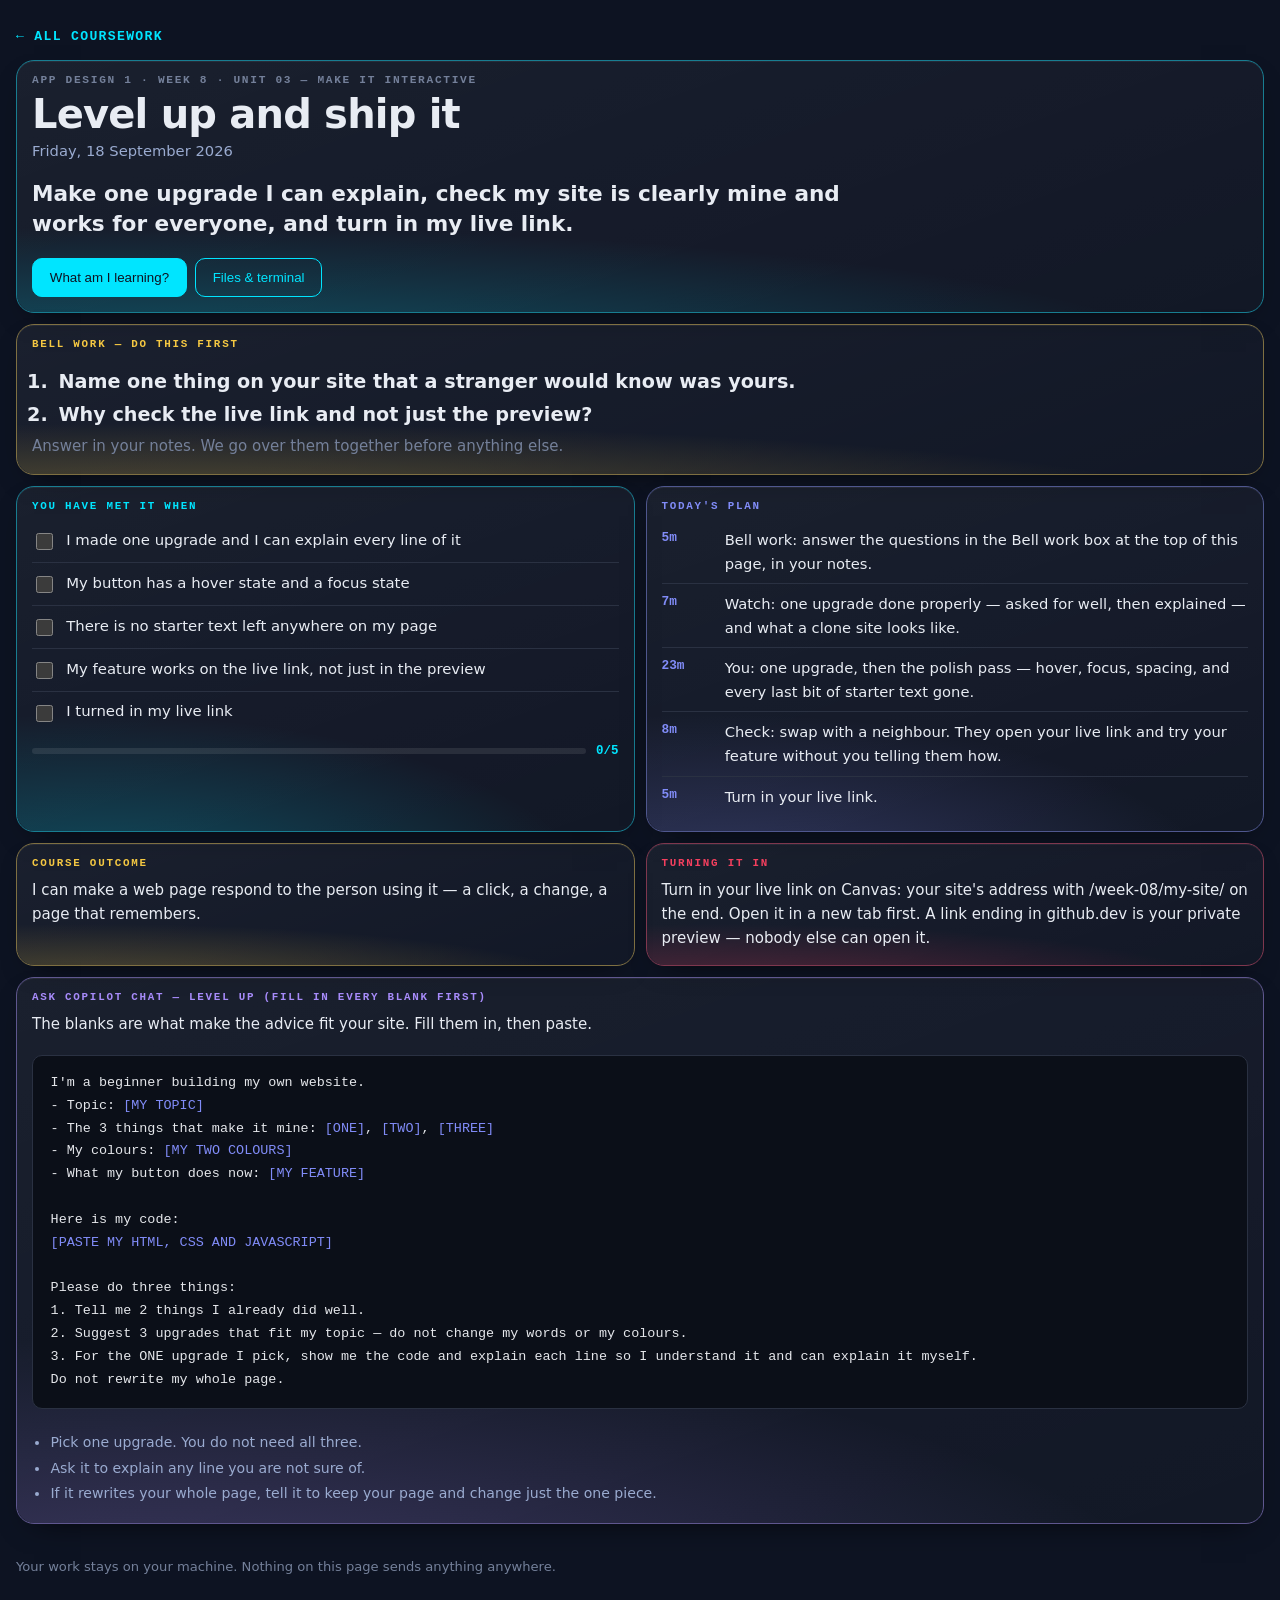
<file: week-08/day-4/index.html>
<!doctype html>
<html lang="en">
<head>
<meta charset="utf-8">
<meta name="viewport" content="width=device-width,initial-scale=1">
<title>Level up and ship it — App Design 1</title>
<meta name="color-scheme" content="dark">
<style>
:root{--acc:var(--ss-cyan,#00e5ff)}
*{box-sizing:border-box}
body{margin:0;background:var(--ss-void,#0d1322);color:var(--ss-bone,#e8ecf3);
  font:16px/1.6 var(--ss-body,"Inter",system-ui,sans-serif);padding:1.4rem 1rem 5rem}
.wrap{max-width:96rem;margin:0 auto}
a.back{display:inline-block;color:var(--acc);text-decoration:none;font:600 .82rem/1 var(--ss-mono,ui-monospace,monospace);
  letter-spacing:.1em;text-transform:uppercase;margin:0 0 1rem}

/* ── the grid: the dashboard's, verbatim in behaviour ───────────────────── */
.bento{display:grid;gap:11px;grid-template-columns:repeat(4,minmax(0,1fr));align-items:stretch}
.bento > *{grid-column:span 2}
.bento > .w1{grid-column:span 1}
.bento > .w4{grid-column:span 4}
/* Height-matching only helps when the tiles in a row are already close. On a phone
   two tiles share a row and one of them is a five-item plan — stretched, its short
   neighbour grew 729px of empty gradient. Ragged is correct at this size. */
@media (max-width:760px){.bento{grid-template-columns:repeat(6,minmax(0,1fr));gap:7px;align-items:start}
  .bento > *{grid-column:span 3} .bento > .w1{grid-column:span 3} .bento > .w4{grid-column:span 6}}
@media (min-width:1500px){.bento{grid-template-columns:repeat(8,minmax(0,1fr))}
  .bento > *{grid-column:span 2} .bento > .w1{grid-column:span 2} .bento > .w4{grid-column:span 8}
  /* the lab keeps six columns and the criteria ride alongside it, so the widest
     screen gains density rather than gaining empty space */
  .bento > .lab{grid-column:span 6} .bento > .lab + *{grid-column:span 2}
  /* The plan is five rows of prose next to two tiles of three lines each. Stretched
     into one row the short pair inflate into dead space, which looks worse than the
     raggedness it was fixing. So the plan takes a narrow column two rows tall and the
     other two stack beside it — the row fills, nothing is padded out to match. */
  .bento > .t-plan{grid-column:span 3;grid-row:span 2}
  .bento > .t-clo, .bento > .t-turn{grid-column:span 5}}

/* ── the tile ───────────────────────────────────────────────────────────── */
.tl{position:relative;overflow:hidden;border-radius:18px;padding:14px 15px 15px;display:flex;flex-direction:column;
  background:linear-gradient(160deg,rgba(255,255,255,.055),rgba(255,255,255,.02));
  border:1px solid color-mix(in srgb, var(--acc) 42%, var(--ss-border,#2a3142));
  box-shadow:0 1px 0 rgba(255,255,255,.06) inset,0 12px 30px -18px rgba(0,0,0,.9);
  transition:transform .16s var(--ss-ease,cubic-bezier(.2,.7,.3,1)),border-color .16s}
.tl::after{content:"";position:absolute;inset:0;pointer-events:none;border-radius:inherit;
  background:radial-gradient(125% 85% at 12% 122%, var(--acc) 0%, transparent 66%);opacity:.30}
.tl > *{position:relative;z-index:1}
.k{display:block;font:600 .68rem/1 var(--ss-mono,ui-monospace,monospace);letter-spacing:.16em;
  text-transform:uppercase;color:var(--acc);margin:0 0 .55rem}

/* hero */
.hero{--acc:var(--ss-cyan,#00e5ff)}
.hero .eyebrow{font:600 .7rem/1 var(--ss-mono,ui-monospace,monospace);letter-spacing:.15em;
  text-transform:uppercase;color:var(--ss-faint,#74809a)}
.hero h1{font-family:var(--ss-display,"Syne",system-ui,sans-serif);font-size:clamp(1.5rem,3.4vw,2.5rem);
  line-height:1.08;letter-spacing:-.02em;margin:.45rem 0 .2rem}
.hero .when{color:var(--ss-mist,#9aabd0);font-size:.92rem;margin:0 0 1rem}
.hero .slo{font-size:clamp(1.05rem,1.7vw,1.35rem);font-weight:600;line-height:1.42;margin:0;max-width:52rem}
.hero .row{display:flex;flex-wrap:wrap;gap:.5rem;margin-top:1.1rem}

button.b{cursor:pointer;font:600 .84rem/1 inherit;padding:.7rem 1.05rem;border-radius:10px;
  border:1px solid var(--acc);background:transparent;color:var(--acc);transition:background .15s,color .15s}
button.b:hover{background:var(--acc);color:var(--ss-void,#0d1322)}
button.b.solid{background:var(--acc);color:var(--ss-void,#0d1322)}
button.b.solid:hover{filter:brightness(1.12)}
a.b{display:inline-block;text-decoration:none}

/* success criteria */
.sc{list-style:none;margin:0;padding:0}
.sc li{border-bottom:1px solid var(--ss-border,#2a3142)}
.sc li:last-child{border-bottom:0}
.sc label{display:flex;gap:.65rem;align-items:flex-start;padding:.55rem 0;cursor:pointer;font-size:.93rem}
.sc input{margin-top:.28rem;width:1.05rem;height:1.05rem;accent-color:var(--acc);flex:none}
.sc input:checked + span{color:var(--ss-faint,#74809a);text-decoration:line-through}
.prog{display:flex;align-items:center;gap:.6rem;margin-top:.7rem}
.prog .bar{flex:1;height:6px;border-radius:99px;background:rgba(255,255,255,.09);overflow:hidden}
.prog .bar i{display:block;height:100%;width:0;background:var(--acc);transition:width .25s}
.prog b{font:700 .78rem/1 var(--ss-mono,ui-monospace,monospace);color:var(--acc)}

/* plan */
.plan{list-style:none;margin:0;padding:0}
.plan li{display:flex;gap:.75rem;padding:.5rem 0;border-bottom:1px solid var(--ss-border,#2a3142);font-size:.92rem}
.plan li:last-child{border-bottom:0}
.plan .m{flex:none;width:3.2rem;font:700 .8rem/1.55 var(--ss-mono,ui-monospace,monospace);color:var(--acc)}

/* generic tile text */
.tl p{margin:0 0 .7rem;font-size:.94rem}.tl p:last-child{margin:0}
.tl .big{font-size:1.02rem;line-height:1.5}

/* ── the lab ────────────────────────────────────────────────────────────── */
.lab{--acc:var(--ss-green,#3effa0)}
.lab .stage{background:rgba(0,0,0,.32);border:1px solid var(--ss-border,#2a3142);border-radius:12px;
  padding:16px;min-height:0;height:clamp(150px,20vh,190px);display:flex}
.lab .stage .fx{flex:1;display:flex;gap:10px;transition:all .28s var(--ss-ease,cubic-bezier(.2,.7,.3,1))}
.lab .box{background:color-mix(in srgb,var(--acc) 30%,transparent);border:1px solid var(--acc);
  border-radius:9px;padding:.7rem .9rem;font:700 .82rem/1.3 var(--ss-mono,ui-monospace,monospace);
  color:var(--ss-bone,#e8ecf3);display:grid;place-items:center;transition:all .28s}
.lab .box.b2{min-height:64px}.lab .box.b3{min-height:88px}
.ctrls{margin-top:.9rem;display:grid;gap:.7rem}
.ctrl .cn{font:600 .68rem/1 var(--ss-mono,ui-monospace,monospace);letter-spacing:.1em;text-transform:uppercase;
  color:var(--ss-faint,#74809a);margin-bottom:.35rem}
.seg{display:flex;flex-wrap:wrap;gap:.35rem}
.seg button{cursor:pointer;font:600 .78rem/1 var(--ss-mono,ui-monospace,monospace);padding:.45rem .7rem;
  border-radius:8px;border:1px solid var(--ss-border,#2a3142);background:transparent;color:var(--ss-mist,#9aabd0)}
.seg button[aria-pressed=true]{background:var(--acc);border-color:var(--acc);color:var(--ss-void,#0d1322)}
.readout{margin-top:.9rem;background:#0b0f18;border:1px solid var(--ss-border,#2a3142);border-radius:10px;
  padding:.8rem .9rem;font:.82rem/1.7 var(--ss-mono,ui-monospace,monospace);color:#cbd5e1;overflow-x:auto}
.readout .p{color:var(--ss-peri,#818cf8)}.readout .v{color:var(--ss-green,#3effa0)}
.axis{margin-top:.75rem;font-size:.87rem;color:var(--ss-mist,#9aabd0)}
.axis b{color:var(--acc)}
.slid{width:100%;accent-color:var(--acc)}

/* ── modal ──────────────────────────────────────────────────────────────── */
dialog{border:none;padding:0;background:transparent;max-width:min(46rem,94vw);width:100%}
dialog::backdrop{background:rgba(6,9,16,.74)}
.sheet{background:var(--ss-ink,#161d31);border:1px solid var(--ss-border,#2a3142);border-radius:18px;
  padding:1.4rem 1.5rem;color:var(--ss-bone,#e8ecf3);max-height:84vh;overflow:auto}
.sheet h3{font-family:var(--ss-display,"Syne",system-ui,sans-serif);font-size:1.25rem;margin:0 0 .8rem}
.sheet p{font-size:.98rem;margin:0 0 .9rem}
.sheet .x{position:sticky;top:0;float:right;cursor:pointer;background:transparent;border:1px solid var(--ss-border,#2a3142);
  color:var(--ss-mist,#9aabd0);border-radius:8px;font:600 .75rem/1 var(--ss-mono,ui-monospace,monospace);padding:.45rem .6rem}
.sheet img{width:100%;height:auto;border-radius:10px;border:1px solid var(--ss-border,#2a3142)}
pre.code{background:#0b0f18;border:1px solid var(--ss-border,#2a3142);border-radius:10px;padding:1rem 1.1rem;
  overflow-x:auto;font:.84rem/1.7 var(--ss-mono,ui-monospace,monospace);color:#e5e7eb;margin:.5rem 0;position:relative}
pre.code b{color:var(--ss-peri,#818cf8);font-weight:400}
.codewrap{position:relative}
.codewrap .cp{position:absolute;top:.55rem;right:.55rem;cursor:pointer;border:1px solid #3b4252;background:#1c2230;
  color:var(--ss-peri,#818cf8);font:600 .72rem/1 var(--ss-mono,ui-monospace,monospace);letter-spacing:.06em;
  text-transform:uppercase;padding:.42rem .65rem;border-radius:6px}
.codewrap .cp.ok{background:#064e3b;border-color:#10b981;color:#6ee7b7}
.files{list-style:none;margin:.5rem 0 0;padding:0}
.files li{padding:.5rem 0;border-top:1px solid var(--ss-border,#2a3142)}
.files a{color:var(--acc);font:600 .9rem/1.5 var(--ss-mono,ui-monospace,monospace);text-decoration:none}
.files span{display:block;color:var(--ss-faint,#74809a);font-size:.85rem;margin-top:.1rem}
.who{display:flex;gap:.7rem;flex-wrap:wrap;margin:0 0 .8rem}
.who label{flex:1 1 9rem;font:600 .7rem/1 var(--ss-mono,ui-monospace,monospace);letter-spacing:.08em;
  text-transform:uppercase;color:var(--ss-faint,#74809a)}
.who input{display:block;width:100%;margin-top:.35rem;padding:.55rem .65rem;font:inherit;color:var(--ss-bone,#e8ecf3);
  background:rgba(0,0,0,.3);border:1px solid var(--ss-border,#2a3142);border-radius:8px}
.who input:focus{outline:none;border-color:var(--acc)}
.hint{color:var(--ss-faint,#74809a);font-size:.85rem;margin:.6rem 0 0}
footer{max-width:96rem;margin:2rem auto 0;color:var(--ss-faint,#74809a);font-size:.82rem}

/* ── JavaScript labs ────────────────────────────────────────────────────────
   A JavaScript day has no box to push around; what it has is a console that talks back.
   So these labs carry a small console, styled like the real one, and every lab's readout
   is the exact code the student would type into script.js. */
.lab .jsrow{display:flex;flex-wrap:wrap;gap:.6rem;align-items:center;width:100%}
.lab .jsin{flex:1;min-width:10rem;padding:.65rem .8rem;border-radius:9px;border:1px solid var(--ss-border,#2a3142);
  background:rgba(0,0,0,.35);color:var(--ss-bone,#e8ecf3);font:.95rem var(--ss-mono,ui-monospace,monospace)}
.lab .jsin:focus{outline:none;border-color:var(--acc)}
.lab .demo{font:700 .95rem/1 inherit;background:var(--acc);color:#0d1322;border:2px solid var(--acc);
  border-radius:10px;padding:.75rem 1.2rem;cursor:pointer;transition:filter .15s,transform .1s}
.lab .demo:hover{filter:brightness(1.12)}.lab .demo:active{transform:translateY(2px)}
.lab .demo:focus-visible{outline:none;box-shadow:0 0 0 4px rgba(255,255,255,.35)}
.lab .val{font:700 clamp(1.3rem,3vw,2.1rem)/1.15 var(--ss-display,system-ui,sans-serif);color:var(--ss-bone,#e8ecf3)}
.lab .stage.col{flex-direction:column;align-items:flex-start;justify-content:center;gap:.8rem;height:auto;min-height:150px}
.devcon{margin-top:.8rem;background:#050810;border:1px solid var(--ss-border,#2a3142);border-radius:10px;
  min-height:4.6rem;max-height:9rem;overflow:auto;padding:.5rem .75rem;font:.8rem/1.6 var(--ss-mono,ui-monospace,monospace)}
.devcon .hd{color:var(--ss-faint,#74809a);font-size:.64rem;letter-spacing:.14em;text-transform:uppercase;margin-bottom:.25rem}
.devcon .ok{color:#e5e7eb}.devcon .ok::before{content:"› ";color:var(--ss-faint,#74809a)}
.devcon .err{color:#fca5a5;background:rgba(244,63,94,.12);border-radius:5px;padding:0 .35rem}

/* ── Bell work ──────────────────────────────────────────────────────────── */
.bellq{margin:.2rem 0 0;padding-left:1.4rem;font-size:clamp(1rem,1.5vw,1.2rem);font-weight:600;line-height:1.45}
.bellq li{margin:.35rem 0;padding-left:.25rem}

/* ── Ask Copilot Chat ───────────────────────────────────────────────────── */
.t-prompt pre.code{white-space:pre-wrap}
.t-prompt .rules{margin:.7rem 0 0;padding-left:1.15rem;font-size:.88rem;color:var(--ss-mist,#9aabd0)}
.t-prompt .rules li{margin:.2rem 0}
</style>
</head>
<body>
<div class="wrap">
  <a class="back" href="../../">&larr; All coursework</a>
  <div class="bento">
    <section class="tl hero w4">
      <div class="eyebrow">App Design 1 &middot; Week 8 &middot; Unit 03 — Make it interactive</div>
      <h1>Level up and ship it</h1>
      <p class="when">Friday, 18 September 2026</p>
      <p class="slo">Make one upgrade I can explain, check my site is clearly mine and works for everyone, and turn in my live link.</p>
      <div class="row">
        <button class="b solid" data-open="m-read" type="button">What am I learning?</button>
        
        <button class="b" data-open="m-files" type="button">Files &amp; terminal</button>
      </div>
    </section>
    <section class="tl w4 t-bell" style="--acc:var(--ss-gold,#f5c842)">
      <span class="k">Bell work — do this first</span>
      <ol class="bellq"><li>Name one thing on your site that a stranger would know was yours.</li><li>Why check the live link and not just the preview?</li></ol>
      <p class="hint">Answer in your notes. We go over them together before anything else.</p>
    </section>
    <section class="tl">
      <span class="k">You have met it when</span>
      <ul class="sc"><li><label><input type="checkbox" data-sc="0"><span>I made one upgrade and I can explain every line of it</span></label></li><li><label><input type="checkbox" data-sc="1"><span>My button has a hover state and a focus state</span></label></li><li><label><input type="checkbox" data-sc="2"><span>There is no starter text left anywhere on my page</span></label></li><li><label><input type="checkbox" data-sc="3"><span>My feature works on the live link, not just in the preview</span></label></li><li><label><input type="checkbox" data-sc="4"><span>I turned in my live link</span></label></li></ul>
      <div class="prog"><div class="bar"><i id="scbar"></i></div><b id="scnum">0/5</b></div>
    </section>
    <section class="tl t-plan" style="--acc:var(--ss-peri,#818cf8)">
      <span class="k">Today's plan</span>
      <ul class="plan"><li><span class="m">5m</span><span>Bell work: answer the questions in the Bell work box at the top of this page, in your notes.</span></li><li><span class="m">7m</span><span>Watch: one upgrade done properly — asked for well, then explained — and what a clone site looks like.</span></li><li><span class="m">23m</span><span>You: one upgrade, then the polish pass — hover, focus, spacing, and every last bit of starter text gone.</span></li><li><span class="m">8m</span><span>Check: swap with a neighbour. They open your live link and try your feature without you telling them how.</span></li><li><span class="m">5m</span><span>Turn in your live link.</span></li></ul>
    </section>
    <section class="tl t-clo" style="--acc:var(--ss-gold,#f5c842)">
      <span class="k">Course outcome</span><p>I can make a web page respond to the person using it — a click, a change, a page that remembers.</p>
    </section>
    <section class="tl t-turn" style="--acc:var(--ss-rose,#f43f5e)">
      <span class="k">Turning it in</span><p>Turn in your live link on Canvas: your site's address with /week-08/my-site/ on the end. Open it in a new tab first. A link ending in github.dev is your private preview — nobody else can open it.</p>
    </section>
    <section class="tl w4 t-prompt" style="--acc:var(--ss-violet,#a78bfa)">
      <span class="k">Ask Copilot Chat — level up (fill in every blank first)</span>
      <p>The blanks are what make the advice fit your site. Fill them in, then paste.</p>
      <div class="codewrap"><button class="cp" type="button">Copy</button><pre class="code">I'm a beginner building my own website.
- Topic: <b>[MY TOPIC]</b>
- The 3 things that make it mine: <b>[ONE]</b>, <b>[TWO]</b>, <b>[THREE]</b>
- My colours: <b>[MY TWO COLOURS]</b>
- What my button does now: <b>[MY FEATURE]</b>

Here is my code:
<b>[PASTE MY HTML, CSS AND JAVASCRIPT]</b>

Please do three things:
1. Tell me 2 things I already did well.
2. Suggest 3 upgrades that fit my topic — do not change my words or my colours.
3. For the ONE upgrade I pick, show me the code and explain each line so I understand it and can explain it myself.
Do not rewrite my whole page.</pre></div>
      <ul class="rules"><li>Pick one upgrade. You do not need all three.</li><li>Ask it to explain any line you are not sure of.</li><li>If it rewrites your whole page, tell it to keep your page and change just the one piece.</li></ul>
    </section>
  </div>
  <footer>Your work stays on your machine. Nothing on this page sends anything anywhere.</footer>
</div>

  <dialog id="m-read"><div class="sheet"><button class="x" data-close type="button">Close</button>
    <h3>What am I learning?</h3><p>Your site does something now. Today it gets better, and then it ships.</p><p>One upgrade, not five. A smarter message, an animation, a second button, a reset — pick the one that fits your topic best. Copilot Chat is there to help, and your job is to ask it the right questions: tell it exactly what you want, and ask it to explain anything you use so you can explain it too.</p><p>Then the polish pass, which is last week's CSS earning its place. Your button gets a hover and a focus state, so it looks clickable and keyboard users can see where they are. Your spacing sticks to three values. And every scrap of starter text goes — “Welcome to my site” on a live page means it is still the template.</p><p>Last, two things before you ship. Delete the console-panel line from index.html, so your live site shows only your page. Then the check that matters most: open your live link in a new tab. If it does not work for you there, it will not work for anyone.</p></div></dialog>

  

  <dialog id="m-files"><div class="sheet"><button class="x" data-close type="button">Close</button>
    <h3>Files &amp; terminal</h3>
    <p>Everything for this week is already in your week folder.</p>

    <h3 style="margin-top:1.3rem">Get the whole week — once</h3>
    <p>The whole week comes down in one go — all four days and the project you build in. Run this once, on Tuesday, in the terminal at the bottom of your Codespace.</p>
    <div class="codewrap"><button class="cp" type="button">Copy</button><pre class="code"><b># the whole week in one go — do this once</b>
npx degit coltonsharp-dev/ALA2627-ASD-Coursework/week-08 week-08
cd week-08/my-site
python -m http.server 8000</pre></div>
    <p>Wednesday to Friday there is nothing to pull. Your project is already in week-08/my-site — open it, start the preview with the last line, and keep going.</p>
    <p class="hint">Terminal not co-operating? The Week 8 page has a Download button for the same project. Use it and keep going — do not lose a period to a command.</p>
  </div></dialog>
<script>
var NL = String.fromCharCode(10);
var RC = null;

/* modals */
document.querySelectorAll("[data-open]").forEach(function(b){
  b.addEventListener("click", function(){
    var d = document.getElementById(b.getAttribute("data-open"));
    if (d && d.showModal) d.showModal();
  });
});
document.querySelectorAll("[data-close]").forEach(function(b){
  b.addEventListener("click", function(){ b.closest("dialog").close(); });
});
document.querySelectorAll("dialog").forEach(function(d){
  d.addEventListener("click", function(e){ if (e.target === d) d.close(); });
});

/* success criteria progress */
var scBoxes = [].slice.call(document.querySelectorAll("input[data-sc]"));
var scBar = document.getElementById("scbar"), scNum = document.getElementById("scnum");
function scSync(){
  var n = scBoxes.filter(function(b){ return b.checked; }).length;
  if (scBar) scBar.style.width = (scBoxes.length ? (n / scBoxes.length) * 100 : 0) + "%";
  if (scNum) scNum.textContent = n + "/" + scBoxes.length;
}
scBoxes.forEach(function(b){ b.addEventListener("change", scSync); });
scSync();

/* copy buttons */
document.querySelectorAll(".codewrap .cp").forEach(function(b){
  b.addEventListener("click", function(){
    var t = b.parentElement.querySelector("pre").innerText;
    function done(){ b.textContent = "Copied"; b.classList.add("ok");
      setTimeout(function(){ b.textContent = "Copy"; b.classList.remove("ok"); }, 1600); }
    function fb(){ var r = document.createRange(); r.selectNodeContents(b.parentElement.querySelector("pre"));
      var s = getSelection(); s.removeAllRanges(); s.addRange(r); b.textContent = "Press Ctrl+C";
      setTimeout(function(){ b.textContent = "Copy"; }, 2200); }
    if (navigator.clipboard) navigator.clipboard.writeText(t).then(done, fb); else fb();
  });
});

/* ---- labs ---- */
var fx = document.getElementById("fx"), ro = document.getElementById("ro"), axis = document.getElementById("axis");
var state = {};
function segWire(onChange){
  document.querySelectorAll(".seg").forEach(function(seg){
    var prop = seg.getAttribute("data-prop");
    var pressed = seg.querySelector("[aria-pressed=true]");
    state[prop] = pressed ? pressed.getAttribute("data-v") : null;
    seg.querySelectorAll("button").forEach(function(btn){
      btn.addEventListener("click", function(){
        seg.querySelectorAll("button").forEach(function(o){ o.setAttribute("aria-pressed", "false"); });
        btn.setAttribute("aria-pressed", "true");
        state[prop] = btn.getAttribute("data-v");
        onChange();
      });
    });
  });
  onChange();
}
function css(rules){
  return rules.map(function(r){
    return '<span class="p">' + r[0] + '</span>: <span class="v">' + r[1] + '</span>;';
  }).join("<br>");
}

if (fx && document.querySelector('.seg[data-prop="flex-direction"]')) {
  segWire(function(){
    fx.style.flexDirection  = state["flex-direction"];
    fx.style.justifyContent = state["justify-content"];
    fx.style.alignItems     = state["align-items"];
    ro.innerHTML = ".cards {<br>&nbsp;&nbsp;" + css([
      ["display","flex"],["flex-direction",state["flex-direction"]],
      ["justify-content",state["justify-content"]],["align-items",state["align-items"]]
    ]).split("<br>").join("<br>&nbsp;&nbsp;") + "<br>}";
    var col = state["flex-direction"] === "column";
    axis.innerHTML = col
      ? "Direction is <b>column</b>, so the main axis runs <b>down</b>. justify-content is now moving things <b>vertically</b> and align-items is moving them <b>across</b>. They swapped."
      : "Direction is <b>row</b>, so the main axis runs <b>across</b>. justify-content moves things <b>horizontally</b>, align-items moves them <b>vertically</b>.";
  });
}

if (fx && document.querySelector('.seg[data-prop="tool"]')) {
  var b1 = document.getElementById("sb1"), b2 = document.getElementById("sb2"), b3 = document.getElementById("sb3");
  segWire(function(){
    var n = state["size"] + "px", tool = state["tool"];
    fx.style.gap = tool === "gap" ? n : "0px";
    [b1,b2,b3].forEach(function(b){
      b.style.padding = tool === "padding" ? n : "0.7rem 0.9rem";
      b.style.margin  = tool === "margin"  ? n : "0px";
    });
    ro.innerHTML = tool === "gap"
      ? ".cards {<br>&nbsp;&nbsp;" + css([["display","flex"],["gap",n]]).split("<br>").join("<br>&nbsp;&nbsp;") + "<br>}"
      : ".card {<br>&nbsp;&nbsp;" + css([[tool,n]]) + "<br>}";
    axis.innerHTML = tool === "gap"
      ? "<b>gap</b> sits between the boxes and adds nothing to the outside edges. It only works because the parent is a flex container."
      : tool === "padding"
        ? "<b>padding</b> is inside each box, so the boxes grow. The space between them has not changed."
        : "<b>margin</b> is outside each box, so it pushes the neighbours away &mdash; and it also pushes against the container edge, which gap does not.";
  });
}

if (document.getElementById("dbtn")) {
  var ro2 = document.getElementById("ro");
  ro2.innerHTML = ".btn:hover&nbsp;&nbsp;&nbsp;&nbsp;{ " + '<span class="p">filter</span>: <span class="v">brightness(1.15)</span>;' + " }<br>" +
    ".btn:focus-visible { " + '<span class="p">box-shadow</span>: <span class="v">0 0 0 4px</span>;' + " }<br>" +
    ".btn:active&nbsp;&nbsp;&nbsp;{ " + '<span class="p">transform</span>: <span class="v">translateY(2px)</span>;' + " }";
}

/* ---- JavaScript labs ---- */
function escH(t){ return String(t).split("&").join("&amp;").split("<").join("&lt;").split(">").join("&gt;"); }
var cout = document.getElementById("cout");
function logLine(text, bad){
  if (!cout) return;
  var row = document.createElement("div"); row.className = bad ? "err" : "ok"; row.textContent = text;
  cout.appendChild(row); cout.scrollTop = cout.scrollHeight;
}

if (document.querySelector('[data-lab="console"]')) {
  var cin = document.getElementById("cin");
  var cline = function(){
    var msg = cin.value;
    return state["quotes"] === "forgot" ? "console.log(" + msg + ");" : 'console.log("' + msg + '");';
  };
  segWire(function(){ ro.innerHTML = '<span class="p">// script.js</span><br>' + escH(cline()); });
  cin.addEventListener("input", function(){ ro.innerHTML = '<span class="p">// script.js</span><br>' + escH(cline()); });
  document.getElementById("crun").addEventListener("click", function(){
    var msg = cin.value;
    if (state["quotes"] === "forgot") {
      /* the real browser error, not a made-up one: one word is a name nobody defined;
         several words are not even valid code, so the browser stops before running it */
      var parts = msg.trim().split(" ").filter(function(w){ return w.length; });
      if (parts.length > 1) {
        logLine("Uncaught SyntaxError: missing ) after argument list", true);
        axis.innerHTML = "Red. Without quotes, JavaScript reads <b>" + escH(parts[0]) + " " + escH(parts[1]) + "</b> as code, and that is not valid code &mdash; so nothing in the file runs. Quotes mean <b>this is text</b>.";
      } else {
        var word = parts[0] || "message";
        logLine("Uncaught ReferenceError: " + word + " is not defined", true);
        axis.innerHTML = "Red. Without quotes JavaScript thinks <b>" + escH(word) + "</b> is the name of something, and nothing has that name. Quotes mean <b>this is text</b>.";
      }
    } else {
      logLine(msg, false);
      axis.innerHTML = "It printed. That is JavaScript talking back to you &mdash; every day this week starts here.";
    }
  });
}

if (document.querySelector('[data-lab="click"]')) {
  var kb = document.getElementById("cbtn"), kt = document.getElementById("ctext");
  var kcol = ["#3effa0", "#f5c842", "#818cf8", "#f43f5e"], kci = 0, kev = null;
  var kdo = function(){
    var d = state["does"];
    if (d === "log") logLine("The button was used (" + state["event"] + ")", false);
    if (d === "text") kt.textContent = "You did it. The page changed.";
    if (d === "colour") { kci = (kci + 1) % kcol.length; kb.style.background = kcol[kci]; kb.style.borderColor = kcol[kci]; }
  };
  segWire(function(){
    if (kev) kb.removeEventListener(kev, kdo);
    kev = state["event"]; kb.addEventListener(kev, kdo);
    kt.textContent = "Nothing has happened yet."; kb.style.background = ""; kb.style.borderColor = "";
    var inner = state["does"] === "log" ? 'console.log("The button was used");'
      : state["does"] === "text" ? 'output.textContent = "You did it. The page changed.";'
      : 'button.style.background = "gold";';
    var lines = ['const button = document.querySelector("#action");'];
    if (state["does"] === "text") lines.push('const output = document.querySelector("#output");');
    lines.push("");
    lines.push('button.addEventListener("' + kev + '", function () {');
    ro.innerHTML = lines.map(escH).join("<br>") + "<br>&nbsp;&nbsp;" + escH(inner) + "<br>" + escH("});");
    axis.innerHTML = kev === "click" ? "<b>click</b> runs the function once the button is pressed and let go."
      : kev === "dblclick" ? "<b>dblclick</b> needs two quick clicks. Try one click &mdash; nothing happens now."
      : "<b>mouseenter</b> runs the moment the pointer arrives. No click at all.";
  });
}

if (document.querySelector('[data-lab="state"]')) {
  var sb = document.getElementById("sbtn"), sv = document.getElementById("sval");
  var count = 0, isOn = false, spot = 0, msgs = ["Go team!", "Practice starts at 3", "Big game Friday"];
  var sdraw = function(){
    var f = state["feature"], code = [];
    if (f === "counter") { sv.textContent = String(count); sb.textContent = "Add one";
      code = ["let count = " + count + ";", "", "function addOne() {", "  count = count + 1;", "  output.textContent = count;", "}", "", 'button.addEventListener("click", addOne);']; }
    if (f === "toggle") { sv.textContent = isOn ? "ON" : "OFF"; sb.textContent = "Switch";
      code = ["let isOn = " + isOn + ";", "", "function flip() {", "  isOn = !isOn;", '  output.textContent = isOn ? "ON" : "OFF";', "}", "", 'button.addEventListener("click", flip);']; }
    if (f === "messages") { sv.textContent = msgs[spot]; sb.textContent = "Next";
      code = ['let messages = ["Go team!", "Practice starts at 3", "Big game Friday"];', "let spot = " + spot + ";", "", "function next() {", "  spot = (spot + 1) % messages.length;", "  output.textContent = messages[spot];", "}", "", 'button.addEventListener("click", next);']; }
    ro.innerHTML = code.map(function(l){ return escH(l).split("  ").join("&nbsp;&nbsp;"); }).join("<br>");
  };
  sb.addEventListener("click", function(){
    var f = state["feature"];
    if (f === "counter") count = count + 1;
    if (f === "toggle") isOn = !isOn;
    if (f === "messages") spot = (spot + 1) % msgs.length;
    sdraw();
    axis.innerHTML = "Look at the first line: the value changed. <b>That is a variable</b> &mdash; the page remembering something between clicks.";
  });
  segWire(sdraw);
}

/* receipt */
var rcGo = document.getElementById("rc-go");
if (rcGo) rcGo.addEventListener("click", function(){
  var name = (document.getElementById("rc-name").value || "").trim();
  var period = (document.getElementById("rc-period").value || "").trim();
  var msg = document.getElementById("rc-msg");
  if (!name) { msg.textContent = "Put your name in first — the receipt is no use without it."; return; }
  var boxes = [].slice.call(document.querySelectorAll("input[data-rc]"));
  var items = boxes.map(function(b){
    return { done: b.checked, text: b.parentElement.querySelector("span").textContent.trim() };
  });
  var doneN = items.filter(function(i){ return i.done; }).length;
  var L = [];
  L.push("RECEIPT — " + RC.course);
  L.push(RC.title);
  L.push("Week " + RC.week + " · Day " + RC.day + " · " + RC.date);
  L.push("");
  L.push("Name:      " + name);
  L.push("Period:    " + (period || "not given"));
  L.push("Finished:  " + new Date().toLocaleString());
  L.push("Completed: " + doneN + " of " + items.length);
  L.push("");
  L.push("WHAT I DID");
  items.forEach(function(i, n){ L.push("  [" + (i.done ? "x" : " ") + "] " + (n + 1) + ". " + i.text); });
  L.push("");
  var basis = name + "|" + period + "|" + RC.day + "|" + items.map(function(i){ return i.done ? 1 : 0; }).join("");
  var h = 0; for (var k = 0; k < basis.length; k++) { h = ((h << 5) - h + basis.charCodeAt(k)) | 0; }
  L.push("check: " + (h >>> 0).toString(36).toUpperCase());
  L.push("(If this line is edited it will not match the answers above.)");
  var a = document.createElement("a");
  a.href = URL.createObjectURL(new Blob([L.join(NL)], { type: "text/plain" }));
  a.download = RC.file + "-" + name.toLowerCase().replace(/[^a-z0-9]+/g, "-").replace(/^-|-$/g, "") + ".txt";
  document.body.appendChild(a); a.click(); a.remove();
  msg.textContent = "Downloaded. Upload that file to the assignment.";
});
</script>
</body>
</html>
</file>
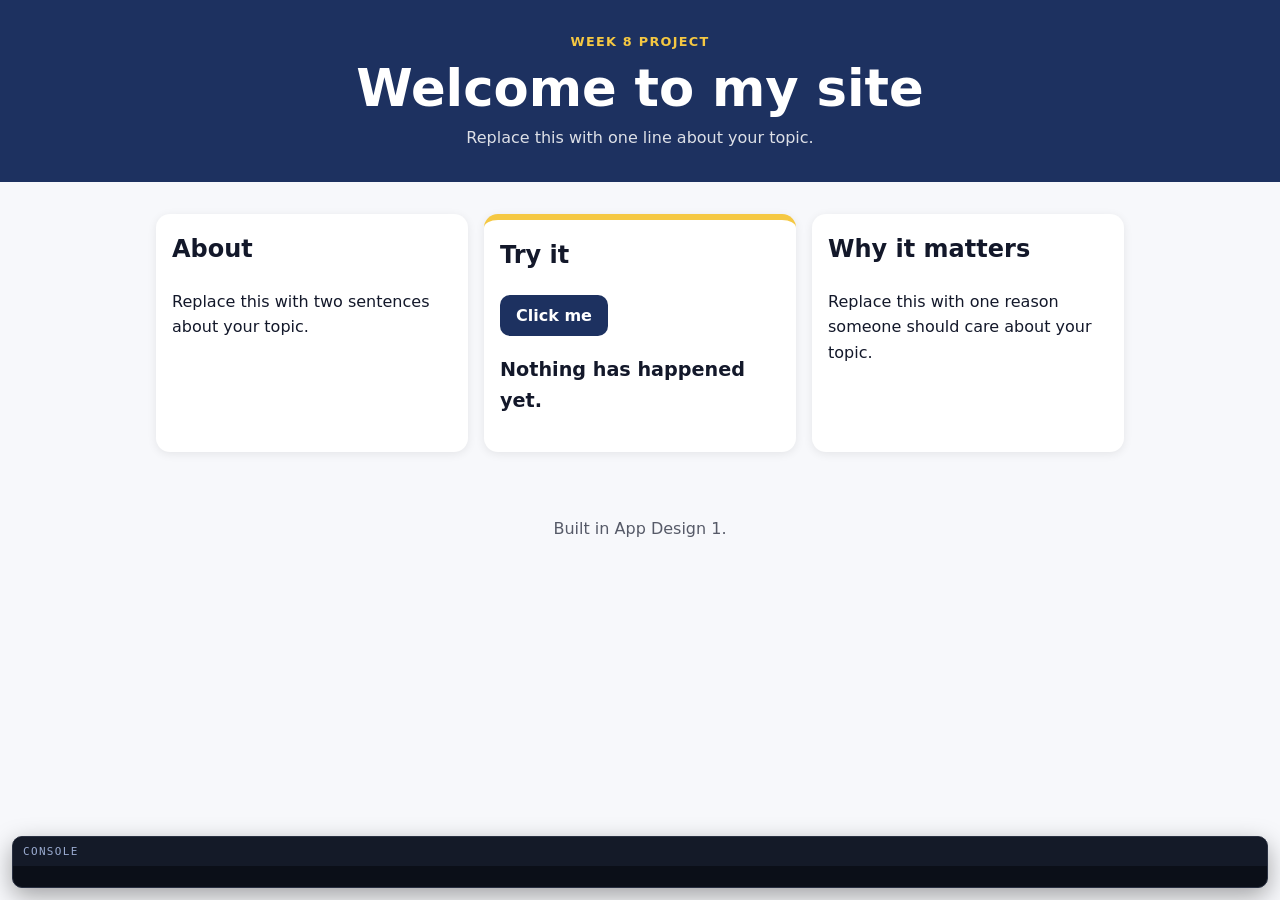
<file: week-08/my-site/index.html>
<!doctype html>
<html lang="en">
<head>
  <meta charset="utf-8">
  <meta name="viewport" content="width=device-width, initial-scale=1">
  <!-- DAY 1 · TODO 1: change the title to your topic -->
  <title>My Site</title>
  <link rel="stylesheet" href="styles.css">
  <!-- The console panel: shows console.log messages and errors at the bottom of the page,
       because school Chromebooks block the browser's own console.
       DAY 4: delete this one line before you ship, so your live site shows only your page. -->
  <script src="console-panel.js" defer></script>
  <!-- This line connects your JavaScript. "defer" means: wait until the page has loaded, then run it. Do not delete it. -->
  <script src="script.js" defer></script>
</head>
<body>
  <!--
    MY CONTRACT FOR THE WEEK  (DAY 1 · TODO 2 — fill in all four, then save)
    My topic:
    My colours:
    My headline:
    The one thing only my site does:
  -->

  <header class="top">
    <p class="kicker">Week 8 project</p>
    <!-- DAY 1 · TODO 3: your headline, in your own words -->
    <h1>Welcome to my site</h1>
    <!-- DAY 1 · TODO 4: one line that tells a stranger what this page is about -->
    <p class="tagline">Replace this with one line about your topic.</p>
  </header>

  <main class="cards">
    <section class="card">
      <h2>About</h2>
      <p>Replace this with two sentences about your topic.</p>
    </section>

    <section class="card feature">
      <h2>Try it</h2>
      <!-- DAY 2: this is your button. Its id, "action", is how JavaScript finds it. -->
      <button id="action" type="button">Click me</button>
      <!-- DAY 2: JavaScript writes into this paragraph. Its id is "output". -->
      <p id="output">Nothing has happened yet.</p>
    </section>

    <section class="card">
      <h2>Why it matters</h2>
      <p>Replace this with one reason someone should care about your topic.</p>
    </section>
  </main>

  <footer class="bottom">
    <p>Built in App Design 1.</p>
  </footer>
</body>
</html>
</file>
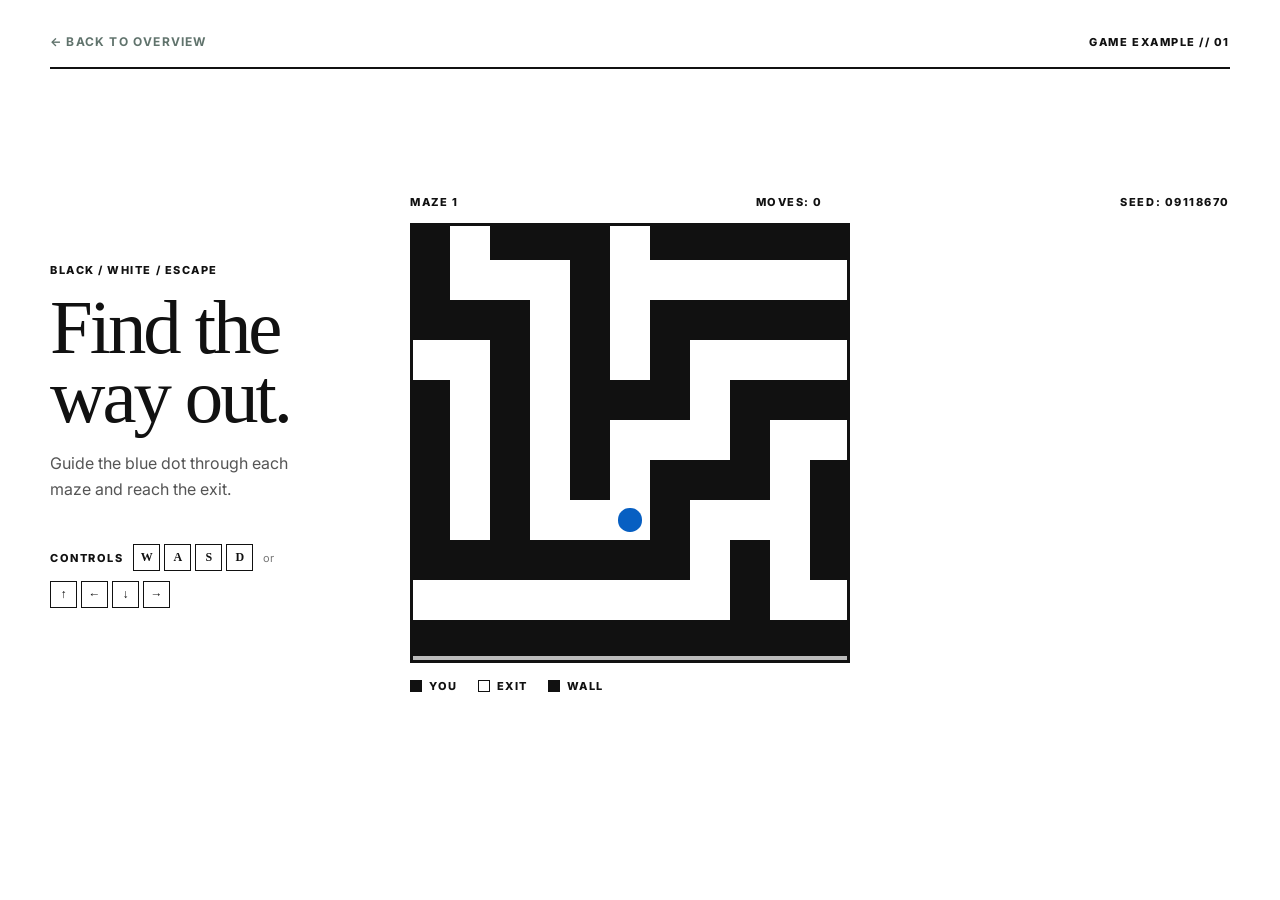
<file: game-example.html>
<!doctype html>
<html lang="en">

<head>
  <meta charset="utf-8" />
  <meta name="viewport" content="width=device-width, initial-scale=1" />
  <title>Maze Escape | Joe M</title>
  <meta name="description" content="A simple keyboard maze escape game by Joe Martinez." />
  <link rel="preconnect" href="https://fonts.googleapis.com">
  <link rel="preconnect" href="https://fonts.gstatic.com" crossorigin>
  <link
    href="https://fonts.googleapis.com/css2?family=Inter:wght@300;400;500;600;700;800&family=Space+Grotesk:wght@500;600;700&display=swap"
    rel="stylesheet">
  <link rel="stylesheet" href="styles.css" />
</head>

<body>
  <main class="game-example-page">
    <header class="game-header">
      <a class="game-example-back" href="index.html">&larr; Back to overview</a>
      <p class="game-kicker">Game Example // 01</p>
    </header>

    <section class="game-layout" aria-labelledby="game-example-title">
      <div class="game-intro">
        <p class="game-kicker">Black / White / Escape</p>
        <h1 id="game-example-title">Find the way out.</h1>
        <p class="game-description">Guide the blue dot through each maze and reach the exit.</p>
        <div class="game-instructions">
          <span class="instruction-label">Controls</span>
          <span class="key-row"><kbd>W</kbd><kbd>A</kbd><kbd>S</kbd><kbd>D</kbd></span>
          <span class="instruction-or">or</span>
          <span class="key-row"><kbd>&uarr;</kbd><kbd>&larr;</kbd><kbd>&darr;</kbd><kbd>&rarr;</kbd></span>
        </div>
      </div>

      <div class="game-stage">
        <div class="maze-meta">
          <a class="maze-counter-link" id="mazeNumber" href="game-example2.html">Maze 1</a>
          <span id="moveCount">Moves: 0</span>
          <span id="mazeSeed" aria-label="Maze seed">Seed: --------</span>
        </div>
        <div class="maze-shell">
          <div class="maze" id="maze" role="grid" aria-label="Maze game board" tabindex="0"></div>
          <div class="game-status" id="gameStatusBox" aria-live="polite" hidden>
            <span id="gameStatus">You win!</span>
            <button class="game-reset" id="resetGame" type="button">Next maze</button>
          </div>
        </div>
        <div class="maze-legend" aria-hidden="true">
          <span><i class="legend-player"></i>You</span>
          <span><i class="legend-exit"></i>Exit</span>
          <span><i class="legend-wall"></i>Wall</span>
        </div>
      </div>
    </section>
  </main>

  <script src="app.js"></script>
</body>

</html>
</file>
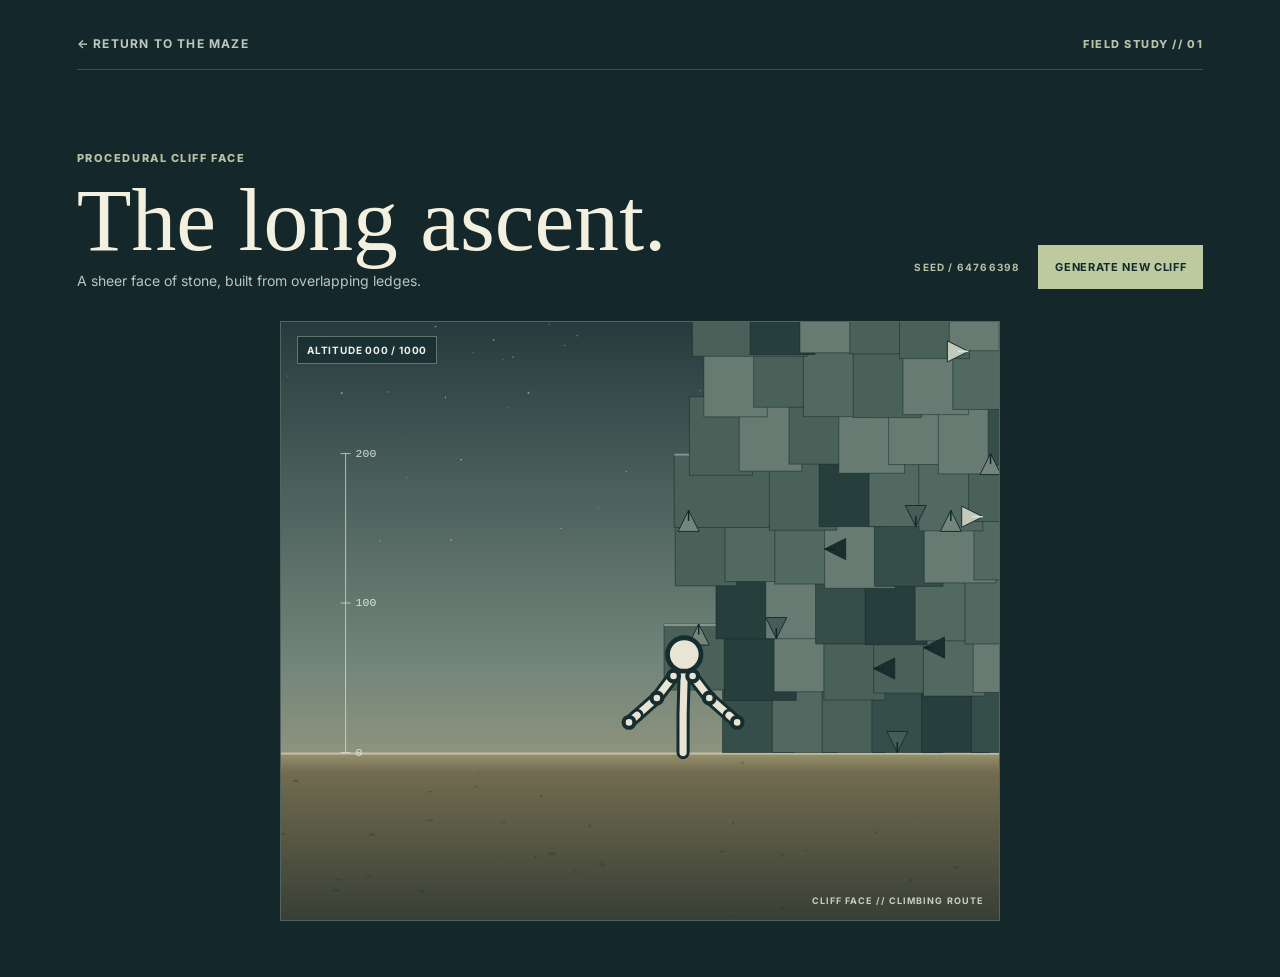
<file: game-example2.html>
<!doctype html>
<html lang="en">

<head>
  <meta charset="utf-8" />
  <meta name="viewport" content="width=device-width, initial-scale=1" />
  <title>Cliff Face | Joe M</title>
  <meta name="description" content="A randomly generated cliff face built from overlapping stone ledges." />
  <link rel="preconnect" href="https://fonts.googleapis.com">
  <link rel="preconnect" href="https://fonts.gstatic.com" crossorigin>
  <link
    href="https://fonts.googleapis.com/css2?family=Inter:wght@300;400;500;600;700;800&family=Space+Grotesk:wght@500;600;700&display=swap"
    rel="stylesheet">
  <link rel="stylesheet" href="styles.css" />
</head>

<body>
  <main class="mountain-page">
    <header class="mountain-header">
      <a class="game-example-back" href="game-example.html">&larr; Return to the maze</a>
      <p class="game-kicker">Field Study // 01</p>
    </header>

    <section class="mountain-content" aria-labelledby="mountain-title">
      <div class="mountain-heading">
        <div>
          <p class="game-kicker">Procedural cliff face</p>
          <h1 id="mountain-title">The long ascent.</h1>
          <p class="mountain-description">A sheer face of stone, built from overlapping ledges.</p>
        </div>
        <div class="mountain-controls">
          <span class="mountain-seed" id="mountainSeed">SEED / --------</span>
          <button class="mountain-generate" id="generateMountain" type="button">Generate new cliff</button>
        </div>
      </div>

      <div class="mountain-frame">
        <canvas id="mountainCanvas" role="img"
          aria-label="A controllable stick figure beside a cliff; move with A and D, hold Q or E to grip with the left or right hand, drag the upper arm or forearm to rotate its joint, and drag the torso to swing around a locked elbow. The held forearm stays fixed, and releasing all holds causes a gravity-driven fall"></canvas>
        <span class="mountain-altitude" id="mountainAltitude">ALTITUDE 000 / 1000</span>
        <span class="mountain-caption">CLIFF FACE // CLIMBING ROUTE</span>
      </div>
    </section>
  </main>
  <script src="mountain.js"></script>
</body>

</html>
</file>
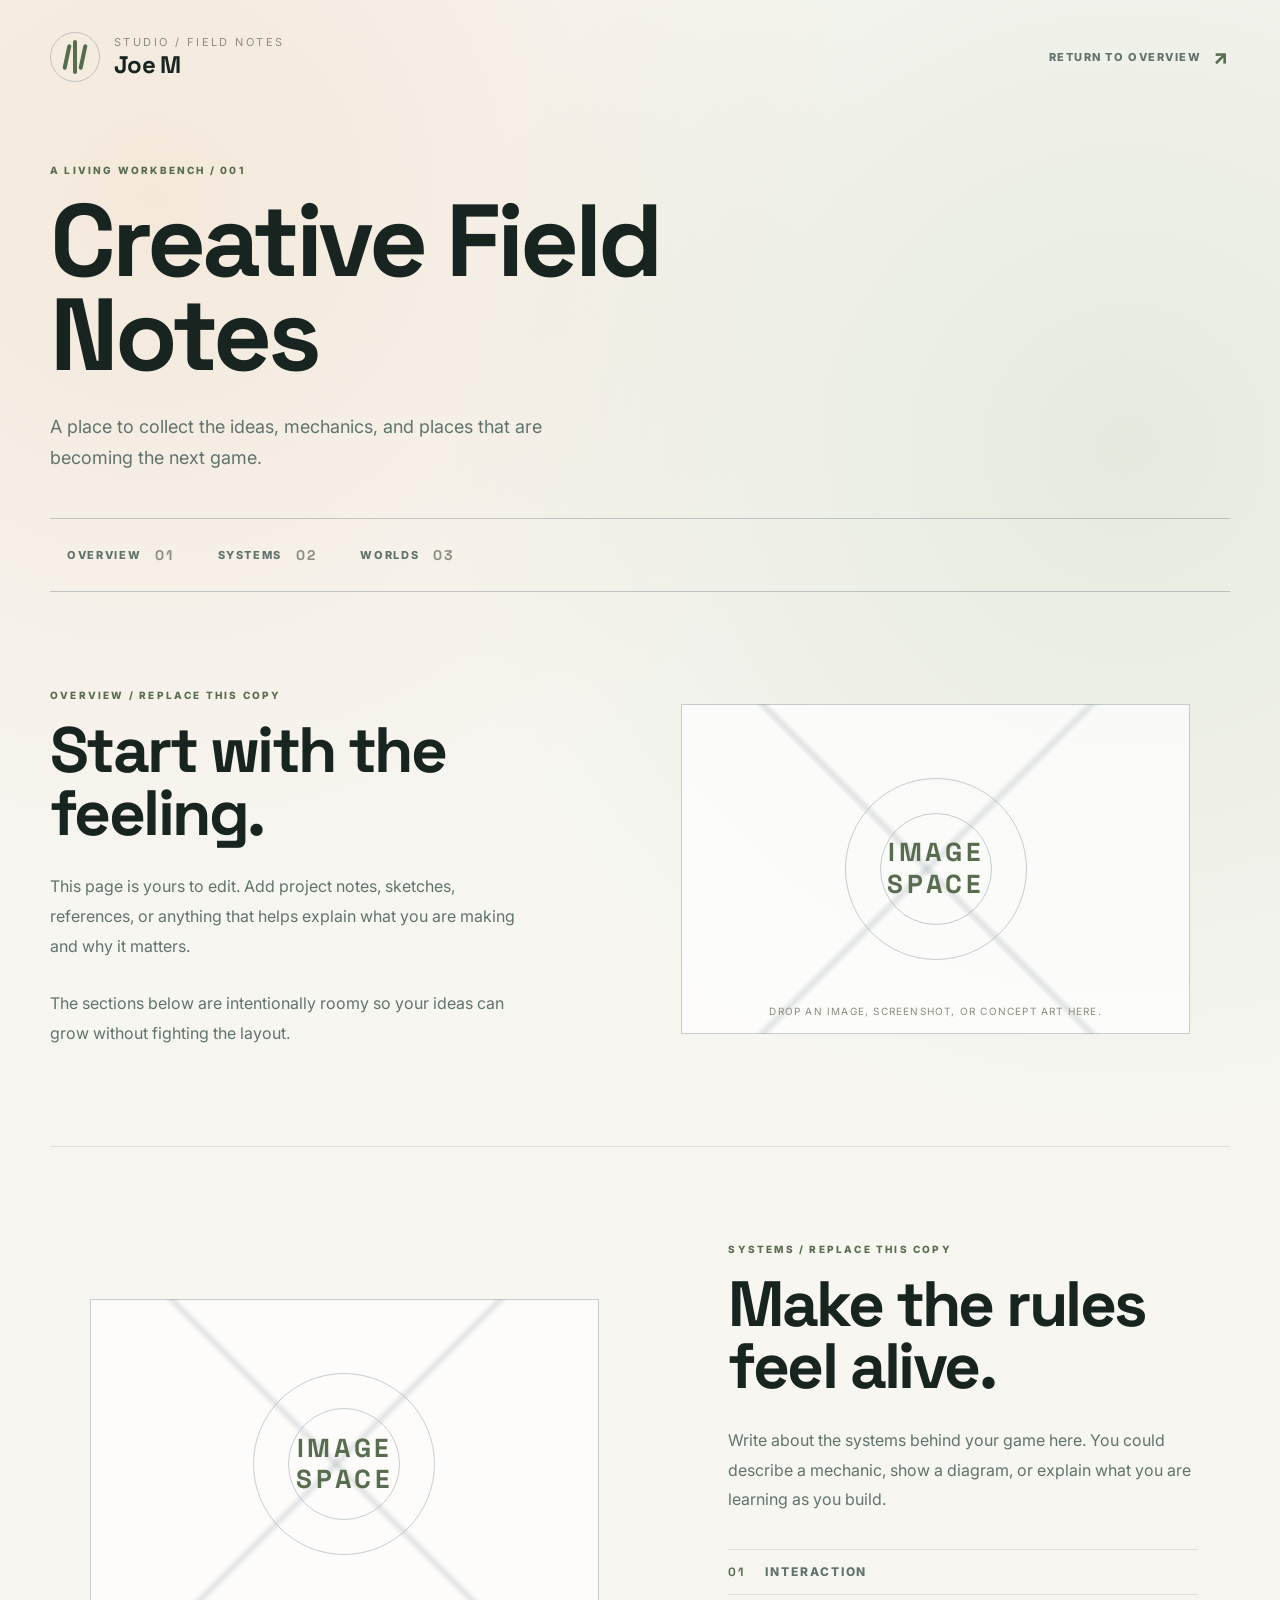
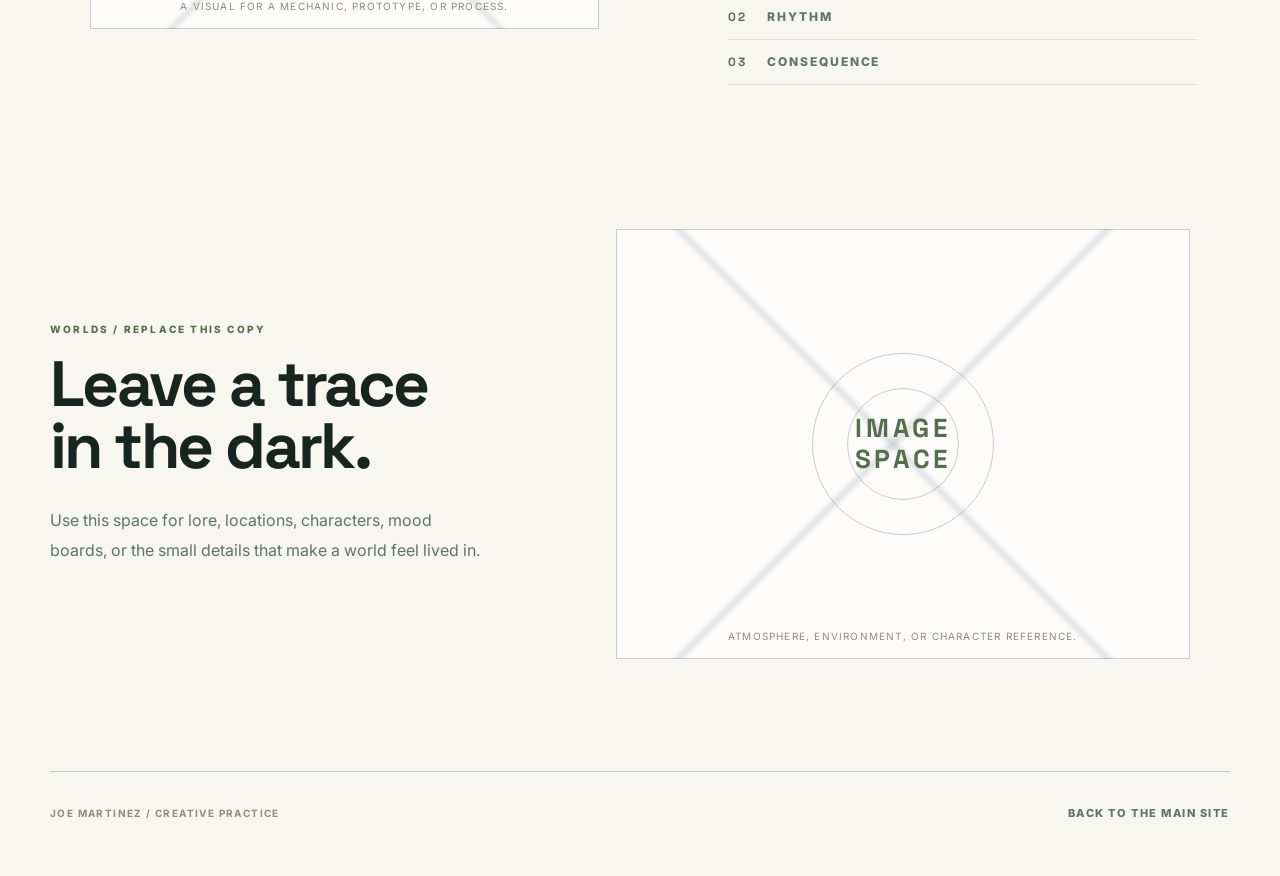
<file: studio.html>
<!doctype html>
<html lang="en">

<head>
  <meta charset="utf-8" />
  <meta name="viewport" content="width=device-width, initial-scale=1" />
  <title>Creative Field Notes | Joe M</title>
  <meta name="description" content="A flexible space for Joe Martinez's game ideas, systems, and worlds." />
  <link rel="preconnect" href="https://fonts.googleapis.com">
  <link rel="preconnect" href="https://fonts.gstatic.com" crossorigin>
  <link
    href="https://fonts.googleapis.com/css2?family=Inter:wght@300;400;500;600;700;800&family=Space+Grotesk:wght@500;600;700&display=swap"
    rel="stylesheet">
  <link rel="stylesheet" href="styles.css" />
  <link rel="stylesheet" href="studio.css" />
</head>

<body class="studio-page">
  <div class="studio-shell">
    <header class="studio-header">
      <a class="brand" href="index.html" aria-label="Return to Joe M home page">
        <span class="brand-mark">
          <span></span>
          <span></span>
          <span></span>
        </span>
        <span class="brand-text">
          <span class="brand-kicker">Studio / Field Notes</span>
          <span class="brand-name">Joe M</span>
        </span>
      </a>
      <a class="return-link" href="index.html">
        <span>Return to overview</span>
        <span aria-hidden="true">↗</span>
      </a>
    </header>

    <main class="studio-main">
      <section class="studio-intro" aria-labelledby="studio-title">
        <p class="eyebrow">A living workbench / 001</p>
        <h1 id="studio-title">Creative Field Notes</h1>
        <p class="intro-copy">A place to collect the ideas, mechanics, and places that are becoming the next game.</p>
      </section>

      <nav class="studio-tabs" aria-label="Field note sections">
        <a href="#overview">Overview <span>01</span></a>
        <a href="#systems">Systems <span>02</span></a>
        <a href="#worlds">Worlds <span>03</span></a>
      </nav>

      <section class="note-grid" id="overview">
        <article class="note-copy">
          <p class="eyebrow">Overview / replace this copy</p>
          <h2>Start with the feeling.</h2>
          <p>This page is yours to edit. Add project notes, sketches, references, or anything that helps explain what
            you are making and why it matters.</p>
          <p class="muted-copy">The sections below are intentionally roomy so your ideas can grow without fighting the
            layout.</p>
        </article>
        <figure class="image-space image-space-wide">
          <!-- Replace this placeholder with an image: <img src="images/your-image.jpg" alt="Describe the image" /> -->
          <span class="image-mark">IMAGE<br>SPACE</span>
          <figcaption>Drop an image, screenshot, or concept art here.</figcaption>
        </figure>
      </section>

      <section class="note-grid note-grid-reverse" id="systems">
        <figure class="image-space">
          <!-- Replace this placeholder with an image: <img src="images/your-image.jpg" alt="Describe the image" /> -->
          <span class="image-mark">IMAGE<br>SPACE</span>
          <figcaption>A visual for a mechanic, prototype, or process.</figcaption>
        </figure>
        <article class="note-copy">
          <p class="eyebrow">Systems / replace this copy</p>
          <h2>Make the rules feel alive.</h2>
          <p>Write about the systems behind your game here. You could describe a mechanic, show a diagram, or explain
            what you are learning as you build.</p>
          <ul class="signal-list">
            <li><span>01</span> Interaction</li>
            <li><span>02</span> Rhythm</li>
            <li><span>03</span> Consequence</li>
          </ul>
        </article>
      </section>

      <section class="world-note" id="worlds">
        <div>
          <p class="eyebrow">Worlds / replace this copy</p>
          <h2>Leave a trace in the dark.</h2>
          <p>Use this space for lore, locations, characters, mood boards, or the small details that make a world feel
            lived in.</p>
        </div>
        <figure class="image-space image-space-tall">
          <!-- Replace this placeholder with an image: <img src="images/your-image.jpg" alt="Describe the image" /> -->
          <span class="image-mark">IMAGE<br>SPACE</span>
          <figcaption>Atmosphere, environment, or character reference.</figcaption>
        </figure>
      </section>

      <footer class="studio-footer">
        <span>Joe Martinez / Creative practice</span>
        <a href="index.html">Back to the main site</a>
      </footer>
    </main>
  </div>

  <script src="app.js"></script>
</body>

</html>
</file>
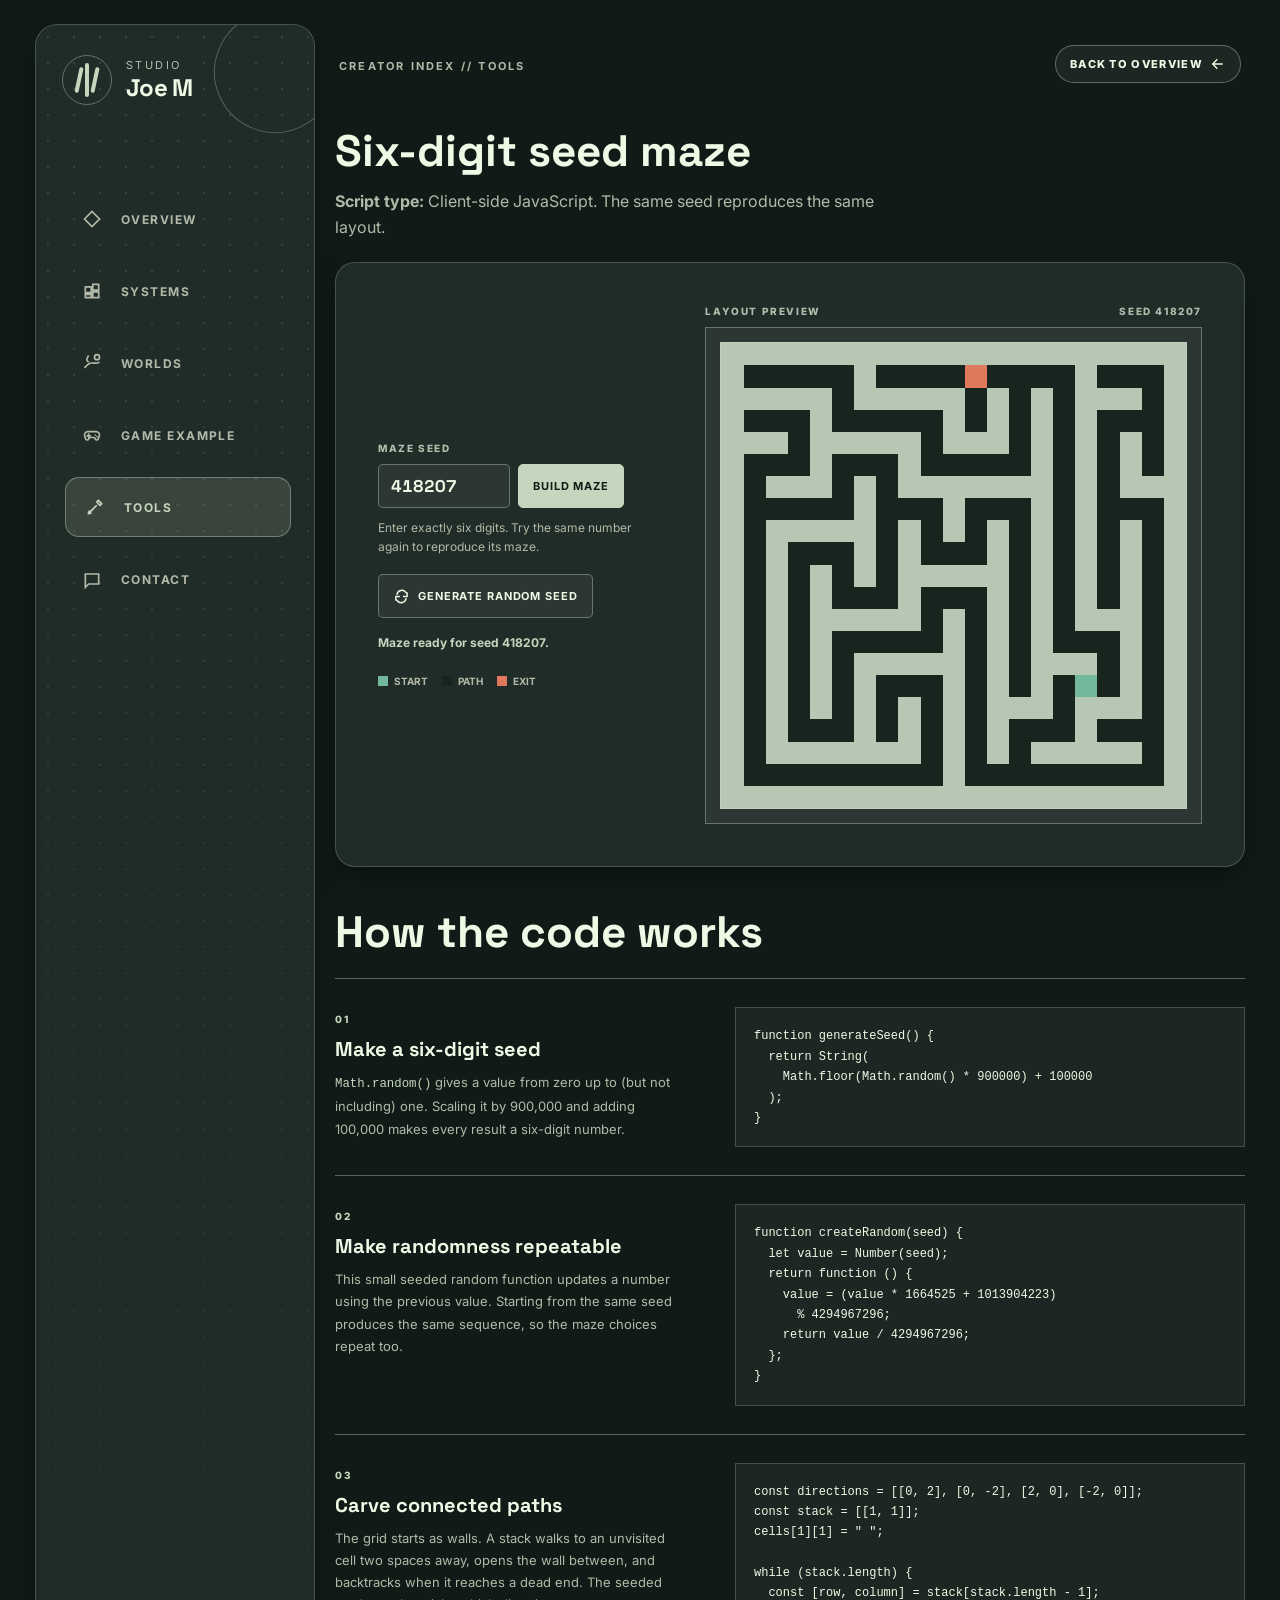
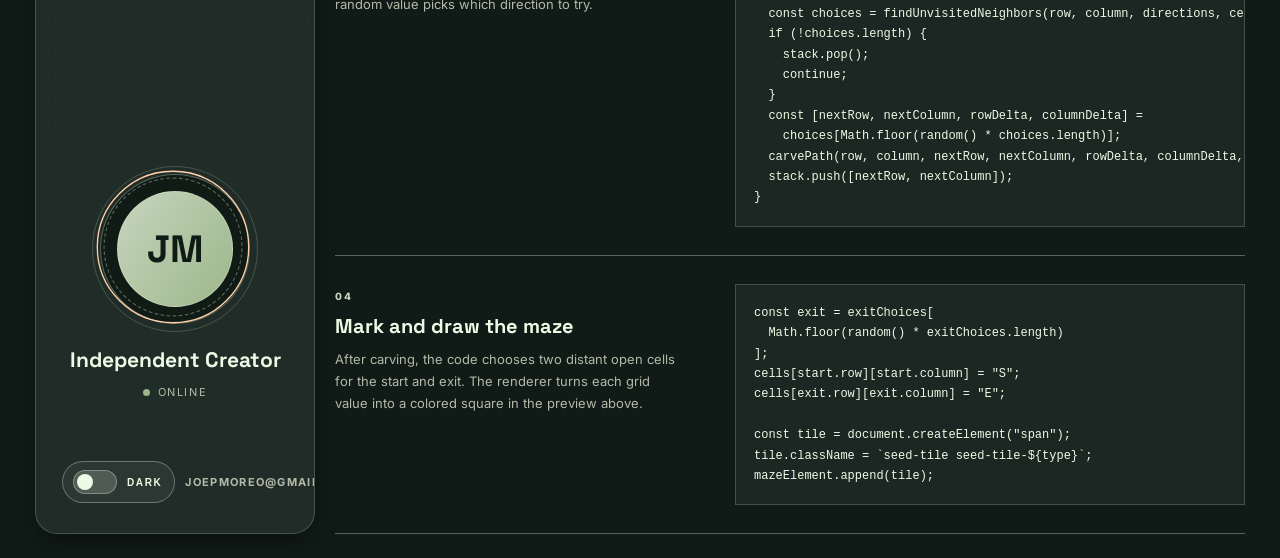
<file: tools.html>
<!doctype html>
<html lang="en">

<head>
  <meta charset="utf-8" />
  <meta name="viewport" content="width=device-width, initial-scale=1" />
  <title>Tools | Joe M</title>
  <meta name="description" content="A workspace for Joe Martinez's creative tools and experiments." />
  <link rel="preconnect" href="https://fonts.googleapis.com">
  <link rel="preconnect" href="https://fonts.gstatic.com" crossorigin>
  <link
    href="https://fonts.googleapis.com/css2?family=Inter:wght@300;400;500;600;700;800&family=Space+Grotesk:wght@500;600;700&display=swap"
    rel="stylesheet">
  <link rel="stylesheet" href="styles.css" />
</head>

<body>
  <div class="site-shell">
    <aside class="sidebar glass-panel">
      <a class="brand" href="index.html" aria-label="Joe M home page">
        <span class="brand-mark">
          <span></span>
          <span></span>
          <span></span>
        </span>
        <span class="brand-text">
          <span class="brand-kicker">Studio</span>
          <span class="brand-name">Joe M</span>
        </span>
      </a>

      <nav class="main-nav" aria-label="Main navigation">
        <a class="nav-link" href="studio.html#overview">
          <span class="nav-icon">
            <svg viewBox="0 0 24 24" aria-hidden="true">
              <path d="M3 12l9-9 9 9-9 9-9-9z" fill="none" stroke="currentColor" stroke-width="2" />
            </svg>
          </span>
          <span>Overview</span>
        </a>
        <a class="nav-link" href="studio.html#systems">
          <span class="nav-icon">
            <svg viewBox="0 0 24 24" aria-hidden="true">
              <path d="M4 7h7v7H4zM13 4h7v7h-7zM13 13h7v7h-7zM4 16h7v4H4z" fill="none" stroke="currentColor"
                stroke-width="2" />
            </svg>
          </span>
          <span>Systems</span>
        </a>
        <a class="nav-link" href="studio.html#worlds">
          <span class="nav-icon">
            <svg viewBox="0 0 24 24" aria-hidden="true">
              <path d="M3 18c3-4 6-6 9-6s5 1 9-1" fill="none" stroke="currentColor" stroke-width="2" />
              <path d="M8 3c-3 4-3 6 0 8" fill="none" stroke="currentColor" stroke-width="2" />
              <circle cx="18" cy="5" r="3" fill="none" stroke="currentColor" stroke-width="2" />
            </svg>
          </span>
          <span>Worlds</span>
        </a>
        <a class="nav-link" href="game-example.html">
          <span class="nav-icon">
            <svg viewBox="0 0 24 24" aria-hidden="true">
              <path
                d="M7 8h10a4 4 0 0 1 3.8 5.2l-1.1 3.4a2 2 0 0 1-3.7.3l-1-1.9H9l-1 1.9a2 2 0 0 1-3.7-.3l-1.1-3.4A4 4 0 0 1 7 8z"
                fill="none" stroke="currentColor" stroke-width="2" />
              <path d="M8 11v4M6 13h4M16 12h.01M18 14h.01" fill="none" stroke="currentColor" stroke-width="2"
                stroke-linecap="round" />
            </svg>
          </span>
          <span>Game Example</span>
        </a>
        <a class="nav-link is-active" href="tools.html" aria-current="page">
          <span class="nav-icon">
            <svg viewBox="0 0 24 24" aria-hidden="true">
              <path d="M14 6l4 4M5 19l8.5-8.5M14 6l2-2 4 4-2 2M4 20l3-.7L5 17z" fill="none" stroke="currentColor"
                stroke-width="2" stroke-linecap="round" stroke-linejoin="round" />
            </svg>
          </span>
          <span>Tools</span>
        </a>
        <a class="nav-link" href="mailto:joepmoreo@gmail.com">
          <span class="nav-icon">
            <svg viewBox="0 0 24 24" aria-hidden="true">
              <path d="M4 6h16v12H8l-4 4z" fill="none" stroke="currentColor" stroke-width="2" />
            </svg>
          </span>
          <span>Contact</span>
        </a>
      </nav>

      <section class="profile-block">
        <div class="profile-image-wrap">
          <div class="profile-image">
            <span class="image-orbit orbit-one"></span>
            <span class="image-orbit orbit-two"></span>
            <span class="profile-face">JM</span>
          </div>
        </div>
        <div class="profile-info">
          <span class="profile-label">Independent Creator</span>
          <span class="profile-status">
            <span class="status-dot"></span>
            Online
          </span>
        </div>
      </section>

      <section class="sidebar-bottom">
        <button class="theme-toggle" id="themeToggle" type="button" aria-label="Toggle light and dark mode"
          aria-pressed="true">
          <span class="theme-toggle-track">
            <span class="theme-toggle-thumb"></span>
          </span>
          <span class="theme-toggle-text">Dark</span>
        </button>
        <a class="download-link" href="mailto:joepmoreo@gmail.com">
          <span>joepmoreo@gmail.com</span>
          <svg viewBox="0 0 24 24" aria-hidden="true">
            <path d="M4 12h16M13 5l7 7-7 7" fill="none" stroke="currentColor" stroke-width="2" />
          </svg>
        </a>
      </section>
    </aside>

    <main class="dashboard tools-dashboard">
      <section class="topbar">
        <div class="topbar-left">
          <span class="section-tag">Creator Index // Tools</span>
        </div>
        <div class="topbar-right">
          <a class="topbar-button" href="index.html">
            <span>Back to overview</span>
            <svg viewBox="0 0 24 24" aria-hidden="true">
              <path d="M5 12h14M11 5l-7 7 7 7" fill="none" stroke="currentColor" stroke-width="2" />
            </svg>
          </a>
        </div>
      </section>

      <section class="seed-workbench" aria-labelledby="maze-example-title">
        <div class="seed-section-heading">
          <h2 id="maze-example-title">Six-digit seed maze</h2>
          <p><strong>Script type:</strong> Client-side JavaScript. The same seed reproduces the same layout.</p>
        </div>

        <div class="seed-demo glass-panel">
          <div class="seed-controls-panel">
            <form id="seedForm" class="seed-form">
              <label class="seed-label" for="seedInput">Maze seed</label>
              <div class="seed-control-row">
                <input id="seedInput" name="seed" type="text" inputmode="numeric" pattern="[0-9]{6}" maxlength="6"
                  value="418207" autocomplete="off" aria-describedby="seedHint seedStatus" />
                <button class="seed-button seed-button-primary" type="submit">Build maze</button>
              </div>
              <p class="seed-hint" id="seedHint">Enter exactly six digits. Try the same number again to reproduce its
                maze.</p>
            </form>
            <button class="seed-button seed-button-secondary" id="generateSeedButton" type="button">
              <svg viewBox="0 0 24 24" aria-hidden="true">
                <path d="M20 7v5h-5M4 17v-5h5M5.6 9A7 7 0 0 1 18 6l2 2M4 16l2 2a7 7 0 0 0 12.4-3" fill="none"
                  stroke="currentColor" stroke-width="2" stroke-linecap="round" stroke-linejoin="round" />
              </svg>
              Generate random seed
            </button>
            <output class="seed-status" id="seedStatus" aria-live="polite">Maze ready for seed 418207.</output>
            <div class="seed-legend" aria-label="Maze legend">
              <span><i class="legend-start"></i> Start</span>
              <span><i class="legend-path"></i> Path</span>
              <span><i class="legend-exit"></i> Exit</span>
            </div>
          </div>

          <div class="seed-visual-panel">
            <div class="seed-maze-heading">
              <span>Layout preview</span>
              <span id="mazeSeedLabel">SEED 418207</span>
            </div>
            <div class="seed-maze-frame">
              <div class="seed-maze" id="seedMaze" role="img" aria-label="Maze layout for seed 418207"></div>
            </div>
          </div>
        </div>
      </section>

      <section class="seed-guide" aria-labelledby="seed-guide-title">
        <div class="seed-section-heading">
          <h2 id="seed-guide-title">How the code works</h2>
        </div>

        <div class="seed-guide-list">
          <article class="seed-guide-step">
            <div class="seed-step-copy">
              <span class="seed-step-number">01</span>
              <h3>Make a six-digit seed</h3>
              <p><code>Math.random()</code> gives a value from zero up to (but not including) one. Scaling it by 900,000
                and adding 100,000 makes every result a six-digit number.</p>
            </div>
            <pre><code>function generateSeed() {
  return String(
    Math.floor(Math.random() * 900000) + 100000
  );
}</code></pre>
          </article>

          <article class="seed-guide-step">
            <div class="seed-step-copy">
              <span class="seed-step-number">02</span>
              <h3>Make randomness repeatable</h3>
              <p>This small seeded random function updates a number using the previous value. Starting from the same
                seed
                produces the same sequence, so the maze choices repeat too.</p>
            </div>
            <pre><code>function createRandom(seed) {
  let value = Number(seed);
  return function () {
    value = (value * 1664525 + 1013904223)
      % 4294967296;
    return value / 4294967296;
  };
}</code></pre>
          </article>

          <article class="seed-guide-step">
            <div class="seed-step-copy">
              <span class="seed-step-number">03</span>
              <h3>Carve connected paths</h3>
              <p>The grid starts as walls. A stack walks to an unvisited cell two spaces away, opens the wall between,
                and backtracks when it reaches a dead end. The seeded random value picks which direction to try.</p>
            </div>
            <pre><code>const directions = [[0, 2], [0, -2], [2, 0], [-2, 0]];
const stack = [[1, 1]];
cells[1][1] = " ";

while (stack.length) {
  const [row, column] = stack[stack.length - 1];
  const choices = findUnvisitedNeighbors(row, column, directions, cells);
  if (!choices.length) {
    stack.pop();
    continue;
  }
  const [nextRow, nextColumn, rowDelta, columnDelta] =
    choices[Math.floor(random() * choices.length)];
  carvePath(row, column, nextRow, nextColumn, rowDelta, columnDelta, cells);
  stack.push([nextRow, nextColumn]);
}</code></pre>
          </article>

          <article class="seed-guide-step">
            <div class="seed-step-copy">
              <span class="seed-step-number">04</span>
              <h3>Mark and draw the maze</h3>
              <p>After carving, the code chooses two distant open cells for the start and exit. The renderer turns each
                grid value into a colored square in the preview above.</p>
            </div>
            <pre><code>const exit = exitChoices[
  Math.floor(random() * exitChoices.length)
];
cells[start.row][start.column] = "S";
cells[exit.row][exit.column] = "E";

const tile = document.createElement("span");
tile.className = `seed-tile seed-tile-${type}`;
mazeElement.append(tile);</code></pre>
          </article>
        </div>
      </section>
    </main>
  </div>

  <script src="app.js"></script>
  <script src="tools.js"></script>
</body>

</html>
</file>
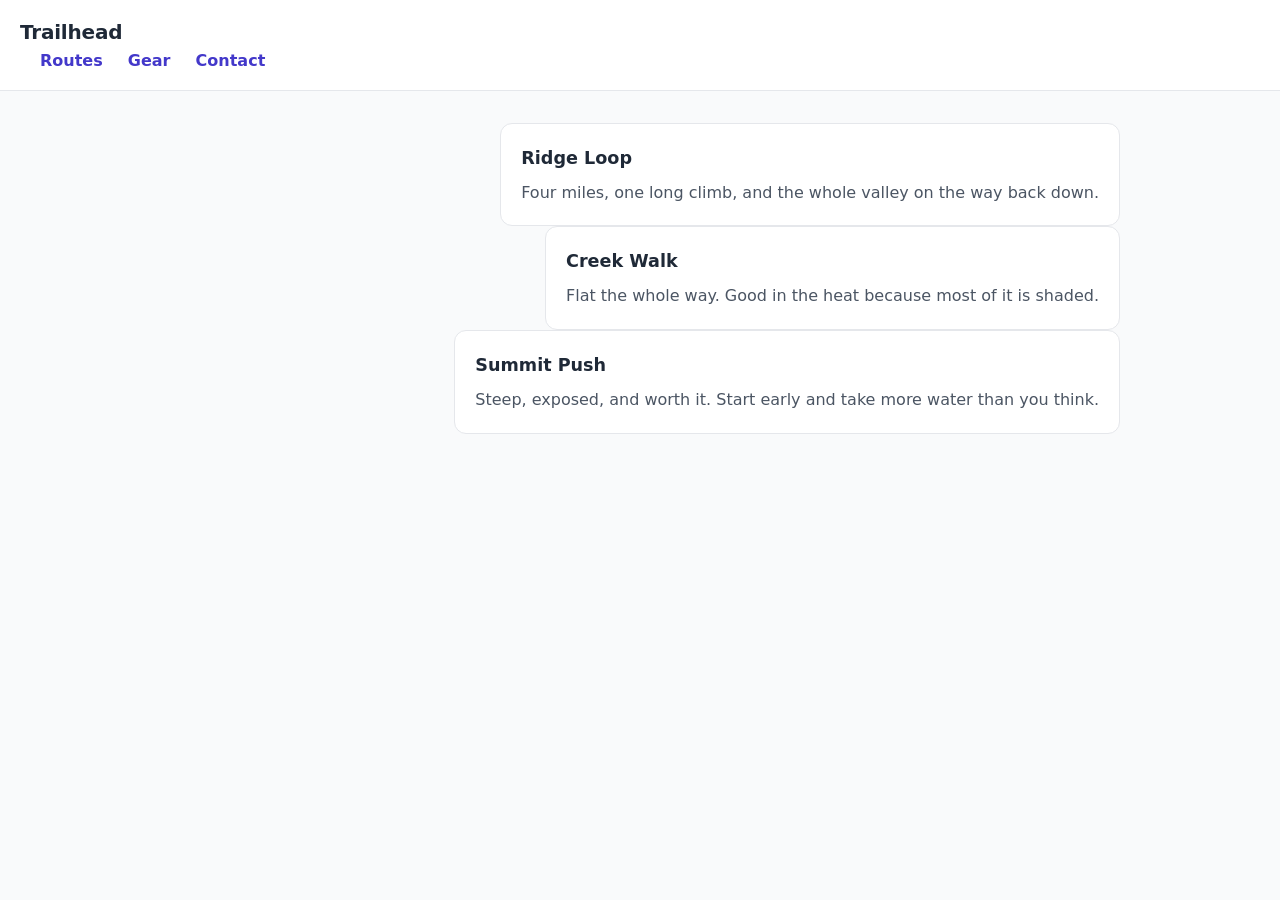
<file: day-24/starter.html>
<!doctype html>
<html lang="en">
<head>
  <meta charset="utf-8">
  <meta name="viewport" content="width=device-width,initial-scale=1">
  <title>Trailhead — starter</title>
  <link rel="stylesheet" href="styles.css">
</head>
<body>

  <!-- Do not change this HTML. Everything you need to do happens in styles.css. -->

  <header class="site-header">
    <div class="logo">Trailhead</div>
    <nav class="nav">
      <a href="#">Routes</a>
      <a href="#">Gear</a>
      <a href="#">Contact</a>
    </nav>
  </header>

  <main>
    <section class="cards">
      <article class="card">
        <h2>Ridge Loop</h2>
        <p>Four miles, one long climb, and the whole valley on the way back down.</p>
      </article>
      <article class="card">
        <h2>Creek Walk</h2>
        <p>Flat the whole way. Good in the heat because most of it is shaded.</p>
      </article>
      <article class="card">
        <h2>Summit Push</h2>
        <p>Steep, exposed, and worth it. Start early and take more water than you think.</p>
      </article>
    </section>
  </main>

</body>
</html>
</file>
<file: styles.css>
* {
  box-sizing: border-box;
  -webkit-font-smoothing: antialiased;
}

:root {
  --font-sans: "Inter", "Segoe UI", Arial, sans-serif;
  --font-display: "Space Grotesk", "Inter", "Segoe UI", Arial, sans-serif;

  --page-bg: #f7f6f1;
  --panel-bg: rgba(255, 250, 244, 0.56);
  --panel-soft: rgba(255, 255, 255, 0.72);
  --line: rgba(86, 104, 115, 0.16);
  --line-strong: rgba(86, 104, 115, 0.32);
  --text: #17241f;
  --text-soft: #60736c;
  --text-muted: #8b8d7d;
  --text-light: #eef0e8;
  --sage: #b6c2aa;
  --sage-deep: #586d4d;
  --sage-dim: #d8e2d7;
  --sage-mute: #8ca385;
  --sage-heat: #eab88a;
  --sage-glass: rgba(232, 246, 222, 0.12);
  --shadow: rgba(63, 84, 48, 0.14);
  --shadow-strong: rgba(30, 45, 28, 0.26);
  --foam: #f8f7ee;
  --mint: #9dbc91;
  --mint-hot: #c3d2a7;
  --cyan: #a3c8bd;
  --line-shadow: rgba(255, 255, 255, 0.8);
  --danger: #db765a;

  --cursor-x: 50%;
  --cursor-y: 50%;
}

body.night-mode {
  --page-bg: #101b17;
  --panel-bg: rgba(232, 245, 232, 0.08);
  --panel-soft: rgba(255, 255, 255, 0.05);
  --line: rgba(223, 244, 221, 0.2);
  --line-strong: rgba(223, 244, 221, 0.34);
  --text: #eefae5;
  --text-soft: #b3b9a9;
  --text-muted: #b1bdad;
  --text-light: #eef0e8;
  --sage: #9db68b;
  --sage-deep: #c6d5bd;
  --sage-dim: #263d2b;
  --sage-mute: #8ca385;
  --sage-heat: #ffd0a7;
  --foam: #111b16;
  --shadow: rgba(0, 0, 0, 0.34);
  --shadow-strong: rgba(0, 0, 0, 0.58);
}

body {
  margin: 0;
  color: var(--text);
  background: var(--page-bg);
  min-height: 100vh;
  font-family: var(--font-sans);
  transition: background 550ms ease, color 500ms ease;
}

.game-example-page {
  width: min(1180px, calc(100vw - 70px));
  min-height: 100vh;
  margin: 0 auto;
  padding: 34px 0 70px;
  color: #111;
  background: #fff;
}

body:has(.game-example-page) {
  background: #fff;
  color: #111;
}

.game-header {
  display: flex;
  align-items: center;
  justify-content: space-between;
  border-bottom: 2px solid #111;
  padding-bottom: 18px;
}

.game-kicker,
.instruction-label,
.maze-legend,
.game-status {
  font-size: 11px;
  font-weight: 800;
  letter-spacing: 0.14em;
  text-transform: uppercase;
}

.game-header .game-kicker {
  margin: 0;
}

.game-example-back {
  color: var(--text-soft);
  font-size: 12px;
  font-weight: 700;
  letter-spacing: 0.1em;
  text-decoration: none;
  text-transform: uppercase;
}

.game-example-back:hover {
  color: #777;
}

.game-layout {
  display: grid;
  grid-template-columns: minmax(220px, 0.45fr) minmax(650px, 1.55fr);
  gap: clamp(30px, 5vw, 70px);
  align-items: center;
  min-height: calc(100vh - 150px);
}

.game-intro h1 {
  max-width: 380px;
  margin: 16px 0 20px;
  font-family: Georgia, serif;
  font-size: clamp(3rem, 6vw, 6.5rem);
  font-weight: 400;
  line-height: 0.9;
  letter-spacing: -0.04em;
}

.game-description {
  max-width: 280px;
  margin: 0;
  color: #555;
  line-height: 1.6;
}

.game-instructions {
  display: flex;
  flex-wrap: wrap;
  align-items: center;
  gap: 10px;
  margin: 42px 0 28px;
}

.key-row {
  display: inline-flex;
  gap: 4px;
}

kbd {
  display: inline-grid;
  width: 27px;
  height: 27px;
  place-items: center;
  border: 1px solid #111;
  font: 700 12px Georgia, serif;
}

.instruction-or {
  color: #777;
  font-size: 11px;
}

.game-reset {
  border: 1px solid #111;
  padding: 12px 16px;
  color: #fff;
  background: #111;
  cursor: pointer;
  font: 800 11px var(--font-sans);
  letter-spacing: 0.12em;
  text-transform: uppercase;
}

.game-reset:hover,
.game-reset:focus-visible {
  color: #111;
  background: #fff;
}

.game-reset[hidden] {
  display: none;
}

.game-stage {
  width: min(100%, 820px);
  justify-self: end;
}

.maze-meta {
  display: flex;
  align-items: center;
  justify-content: space-between;
  margin-bottom: 14px;
  font-size: 11px;
  font-weight: 800;
  letter-spacing: 0.14em;
  text-transform: uppercase;
}

.maze-counter-link {
  color: inherit;
  text-decoration: none;
}

.maze-counter-link:hover {
  color: #777;
}

.maze-counter-link:focus-visible {
  outline: 2px solid currentColor;
  outline-offset: 4px;
}

.secret-page {
  display: grid;
  min-height: 100vh;
  place-items: center;
  padding: 24px;
  color: #111;
  background: #fff;
}

.secret-message {
  width: min(100%, 680px);
  padding: clamp(28px, 7vw, 72px);
  border: 2px solid #111;
}

.secret-message h1 {
  margin: 18px 0;
  font-family: Georgia, serif;
  font-size: clamp(3rem, 9vw, 6.5rem);
  font-weight: 400;
  line-height: 0.92;
}

.secret-message p {
  max-width: 34ch;
  margin: 0 0 30px;
  color: #555;
  line-height: 1.6;
}

.mountain-page {
  --mountain-ink: #182c32;
  --mountain-muted: #829294;
  --mountain-line: rgba(232, 239, 226, 0.2);
  min-height: 100vh;
  padding: 36px clamp(30px, 6vw, 104px) 56px;
  color: #eef0e8;
  background: #14272b;
  font-family: var(--font-sans);
}

.mountain-header {
  display: flex;
  align-items: center;
  justify-content: space-between;
  padding-bottom: 18px;
  border-bottom: 1px solid var(--mountain-line);
}

.mountain-header .game-example-back {
  color: #bdc9bf;
}

.mountain-header .game-kicker,
.mountain-heading .game-kicker {
  margin: 0;
  color: #b8c2a7;
}

.mountain-content {
  width: min(100%, 1600px);
  margin: 0 auto;
  padding-top: clamp(48px, 9vh, 100px);
}

.mountain-heading {
  display: flex;
  align-items: end;
  justify-content: space-between;
  gap: 30px;
  margin-bottom: 32px;
}

.mountain-heading h1 {
  margin: 12px 0 10px;
  color: #f3f0df;
  font-family: Georgia, serif;
  font-size: clamp(2.8rem, 7vw, 6rem);
  font-weight: 400;
  line-height: 0.95;
}

.mountain-description {
  margin: 0;
  color: #bac6bf;
  font-size: 14px;
}

.mountain-controls {
  display: flex;
  flex-wrap: wrap;
  align-items: center;
  justify-content: end;
  gap: 18px;
}

.mountain-seed {
  color: #b8c2a7;
  font-size: 10px;
  font-weight: 700;
  letter-spacing: 0.12em;
  white-space: nowrap;
}

.mountain-generate {
  min-height: 44px;
  padding: 0 16px;
  border: 1px solid #bdc99f;
  color: #15292d;
  background: #bdc99f;
  cursor: pointer;
  font: 700 11px var(--font-sans);
  letter-spacing: 0.06em;
  text-transform: uppercase;
}

.mountain-generate:hover,
.mountain-generate:focus-visible {
  color: #eef0e8;
  background: transparent;
}

.mountain-frame {
  position: relative;
  width: min(100%, 720px);
  height: auto;
  aspect-ratio: 1.2 / 1;
  margin-inline: auto;
  overflow: hidden;
  border: 1px solid rgba(232, 239, 226, 0.22);
  background: #283c3b;
}

.mountain-frame canvas {
  display: block;
  width: 100%;
  height: 100%;
  touch-action: none;
}

.mountain-altitude {
  position: absolute;
  top: 14px;
  left: 16px;
  padding: 7px 9px;
  border: 1px solid rgba(232, 239, 226, 0.35);
  color: #eef0e8;
  background: rgba(23, 45, 48, 0.78);
  font: 700 10px var(--font-sans);
  letter-spacing: 0.08em;
  pointer-events: none;
}

.mountain-caption {
  position: absolute;
  right: 16px;
  bottom: 14px;
  color: rgba(238, 240, 232, 0.8);
  font-size: 9px;
  font-weight: 700;
  letter-spacing: 0.12em;
  pointer-events: none;
}

@media (max-width: 760px) {
  .mountain-page {
    padding: 24px 24px 36px;
  }

  .mountain-header {
    align-items: flex-start;
    flex-direction: column-reverse;
    gap: 18px;
  }

  .mountain-content {
    padding-top: 48px;
  }

  .mountain-heading {
    align-items: flex-start;
    flex-direction: column;
    gap: 24px;
  }

  .mountain-controls {
    justify-content: flex-start;
  }

}

:root {
  --maze-tile-size: clamp(28px, 4vw, 40px);
}

.maze-shell {
  position: relative;
  width: min(100%, calc(var(--maze-tile-size) * 11));
  aspect-ratio: 1 / 1;
  overflow: hidden;
  border: 3px solid #111;
  background: #fff;
}

.maze {
  position: absolute;
  top: 0;
  left: 0;
  display: grid;
  grid-template-columns: repeat(var(--maze-columns), var(--maze-tile-size));
  width: max-content;
  outline: none;
  transform: translate3d(var(--camera-x, 0px), var(--camera-y, 0px), 0);
}

.game-status {
  position: absolute;
  z-index: 2;
  top: 50%;
  left: 50%;
  display: flex;
  align-items: center;
  justify-content: center;
  gap: 18px;
  width: min(86%, 430px);
  padding: 22px 24px;
  border: 1px solid rgba(17, 17, 17, 0.2);
  color: #075fc2;
  background: rgba(255, 255, 255, 0.82);
  box-shadow: 0 10px 30px rgba(17, 17, 17, 0.18);
  font-size: 13px;
  font-weight: 800;
  letter-spacing: 0.08em;
  text-transform: uppercase;
  transform: translate(-50%, -50%);
}

.game-status[hidden] {
  display: none;
}

.maze:focus-visible {
  outline: 4px solid #bbb;
  outline-offset: -4px;
}

.maze-tile {
  display: grid;
  width: var(--maze-tile-size);
  height: var(--maze-tile-size);
  place-items: center;
  font: 700 clamp(16px, 3vw, 28px) Georgia, serif;
}

.tile-wall {
  background: #111;
}

.tile-floor {
  background: #fff;
}

.is-player {
  position: relative;
}

.is-player::after {
  width: 58%;
  aspect-ratio: 1;
  border-radius: 50%;
  background: #075fc2;
  content: '';
}

.is-exit {
  color: #111;
  background: #fff;
  box-shadow: inset 0 0 0 3px #111;
}

.maze-legend {
  display: flex;
  gap: 20px;
  margin-top: 16px;
}

.maze-legend span {
  display: inline-flex;
  align-items: center;
  gap: 7px;
}

.maze-legend i {
  display: inline-block;
  width: 12px;
  height: 12px;
  border: 1px solid #111;
}

.legend-player {
  background: #111;
}

.legend-wall {
  background: #111;
}

@media (max-width: 760px) {
  .game-example-page {
    width: min(100% - 36px, 600px);
  }

  .game-header {
    align-items: flex-start;
    flex-direction: column;
    gap: 18px;
  }

  .game-layout {
    display: block;
    min-height: 0;
    padding-top: 58px;
  }

  .game-intro {
    margin-bottom: 52px;
  }

  .game-intro h1 {
    font-size: clamp(3.4rem, 16vw, 6rem);
  }

  .game-stage {
    width: 100%;
  }
}

body::before,
body::after {
  content: "";
  display: none;
}

.site-shell {
  width: min(1500px, calc(100vw - 70px));
  margin: 24px auto;
  display: grid;
  grid-template-columns: minmax(260px, 280px) minmax(740px, 1fr);
  gap: 20px;
  position: relative;
}

.glass-panel {
  background: var(--panel-bg);
  border: 1px solid var(--line);
  box-shadow: 0 10px 24px var(--shadow);
  backdrop-filter: blur(12px) saturate(110%);
  -webkit-backdrop-filter: blur(12px) saturate(110%);
}

.sidebar {
  border-radius: 22px;
  padding: 30px 26px;
  min-height: 720px;
  display: flex;
  flex-direction: column;
  align-items: stretch;
  position: relative;
  overflow: hidden;
}

.sidebar::before,
.hero-card::before,
.bento-card::before,
.timeline::before,
.quote-panel::before,
.orbit-panel::before {
  content: "";
  position: absolute;
  inset: -1px;
  border-radius: inherit;
  background-image: radial-gradient(var(--line) 1px, transparent 1px);
  background-size: 26px 26px;
  mask-image: linear-gradient(180deg, rgba(0, 0, 0, 1), transparent 100%);
  pointer-events: none;
  opacity: 0.64;
}

.sidebar::after {
  content: "";
  width: 120px;
  height: 120px;
  border-radius: 50%;
  border: 1px solid var(--line-strong);
  position: absolute;
  right: -22px;
  top: -14px;
  transform: rotate(20deg);
  opacity: 0.8;
}

.brand {
  display: flex;
  align-items: center;
  gap: 14px;
  color: var(--text);
  text-decoration: none;
}

.brand-mark {
  width: 50px;
  height: 50px;
  border-radius: 50%;
  border: 1px solid var(--line-strong);
  display: flex;
  align-items: center;
  justify-content: center;
  gap: 4px;
  background: transparent;
}

.brand-mark span {
  display: block;
  width: 4px;
  height: 26px;
  background: var(--sage-deep);
  border-radius: 2px;
  transform: rotate(12deg);
}

.brand-mark span:nth-child(2) {
  height: 34px;
  transform: rotate(0deg);
}

.brand-text {
  display: flex;
  flex-direction: column;
}

.brand-kicker {
  font-size: 11px;
  letter-spacing: 0.22em;
  text-transform: uppercase;
  color: var(--text-muted);
}

.brand-name {
  font-family: var(--font-display);
  font-size: 24px;
  font-weight: 700;
  letter-spacing: -0.03em;
}

.main-nav {
  margin-top: 84px;
  display: flex;
  flex-direction: column;
  gap: 12px;
}

.nav-link {
  display: flex;
  align-items: center;
  gap: 12px;
  padding: 12px 12px;
  color: var(--text-soft);
  border-radius: 14px;
  border: 1px solid transparent;
  font-size: 12px;
  font-weight: 700;
  letter-spacing: 0.12em;
  text-transform: uppercase;
  text-decoration: none;
  transition: color 380ms ease, background 380ms ease, border 380ms ease, transform 380ms ease;
}

.nav-link .nav-icon {
  width: 34px;
  height: 34px;
  border-radius: 50%;
  display: flex;
  align-items: center;
  justify-content: center;
}

.nav-link svg {
  width: 20px;
  height: 20px;
  fill: none;
  stroke-width: 2;
}

.nav-link svg path,
.nav-link svg circle {
  stroke: currentColor;
}

.nav-link:hover,
.nav-link.is-active {
  color: var(--sage-deep);
  border-color: var(--line-strong);
  background: var(--sage-glass);
  transform: translateX(3px);
}

.profile-block {
  margin-top: auto;
  padding-top: 44px;
}

.profile-image-wrap {
  width: 150px;
  height: 150px;
  border-radius: 50%;
  margin: 0 auto;
  background: var(--foam);
  display: flex;
  align-items: center;
  justify-content: center;
  border: 1px solid var(--line-strong);
  position: relative;
}

.profile-image-wrap::before {
  content: "";
  position: absolute;
  inset: -9px;
  border-radius: 50%;
  border: 1px solid var(--line);
}

.profile-image {
  width: 116px;
  height: 116px;
  border-radius: 50%;
  border: 1px solid var(--line-strong);
  background: linear-gradient(125deg, var(--sage-deep), var(--sage));
  display: flex;
  align-items: center;
  justify-content: center;
  position: relative;
  color: var(--foam);
  font-family: var(--font-display);
  font-size: 38px;
  font-weight: 700;
}

.image-orbit {
  position: absolute;
  width: 100%;
  height: 100%;
  inset: -2px;
  border-radius: 50%;
  border: 1px dashed var(--line-strong);
}

.orbit-one {
  transform: scale(1.22);
}

.orbit-two {
  transform: scale(1.34);
  border-style: solid;
  border-color: var(--sage-heat);
}

.profile-info {
  text-align: center;
  margin-top: 22px;
}

.profile-label {
  display: block;
  font-family: var(--font-display);
  font-size: 21px;
  font-weight: 700;
  color: var(--text);
}

.profile-status {
  display: flex;
  align-items: center;
  justify-content: center;
  gap: 8px;
  margin-top: 12px;
  color: var(--text-soft);
  font-size: 11px;
  letter-spacing: 0.14em;
  text-transform: uppercase;
}

.status-dot {
  width: 7px;
  height: 7px;
  border-radius: 50%;
  background: var(--sage);
}

.sidebar-bottom {
  display: flex;
  align-items: center;
  justify-content: space-between;
  gap: 10px;
  margin-top: 40px;
  padding-top: 22px;
}

.tools-dashboard {
  min-width: 0;
}

.seed-workbench {
  margin-top: 24px;
}

.seed-guide {
  margin-top: 42px;
}

.seed-section-heading {
  max-width: 680px;
  margin-bottom: 22px;
}

.seed-section-heading h2 {
  margin: 12px 0;
  font-family: var(--font-display);
  font-size: clamp(30px, 4vw, 44px);
  line-height: 1.08;
}

.seed-section-heading>p:last-child {
  max-width: 58ch;
  margin: 0;
  color: var(--text-soft);
  line-height: 1.65;
}

.seed-demo {
  display: grid;
  grid-template-columns: minmax(220px, 0.7fr) minmax(300px, 1.3fr);
  align-items: center;
  gap: clamp(24px, 5vw, 60px);
  padding: clamp(22px, 4vw, 42px);
  border-radius: 20px;
}

.seed-controls-panel {
  display: flex;
  flex-direction: column;
  align-items: flex-start;
}

.seed-form {
  width: 100%;
}

.seed-label,
.seed-maze-heading {
  display: block;
  color: var(--text-muted);
  font-size: 10px;
  font-weight: 800;
  letter-spacing: 0.16em;
  text-transform: uppercase;
}

.seed-control-row {
  display: flex;
  flex-wrap: wrap;
  gap: 8px;
  margin-top: 10px;
}

.seed-control-row input {
  width: 132px;
  min-width: 0;
  height: 44px;
  padding: 0 12px;
  border: 1px solid var(--line-strong);
  border-radius: 5px;
  color: var(--text);
  background: var(--panel-soft);
  font: 700 17px var(--font-display);
  font-variant-numeric: tabular-nums;
}

.seed-control-row input:focus-visible {
  outline: 2px solid var(--sage-mute);
  outline-offset: 2px;
}

.seed-button {
  display: inline-flex;
  min-height: 44px;
  align-items: center;
  justify-content: center;
  gap: 8px;
  padding: 10px 14px;
  border: 1px solid var(--line-strong);
  border-radius: 5px;
  color: var(--text);
  background: var(--panel-soft);
  cursor: pointer;
  font: 700 11px var(--font-sans);
  letter-spacing: 0.08em;
  text-transform: uppercase;
}

.seed-button:hover {
  border-color: var(--sage-deep);
  background: var(--sage-glass);
}

.seed-button-primary {
  color: var(--foam);
  border-color: var(--sage-deep);
  background: var(--sage-deep);
}

.seed-button-primary:hover {
  color: var(--foam);
  background: var(--sage-mute);
}

.seed-button svg {
  width: 17px;
  height: 17px;
}

.seed-hint,
.seed-status {
  display: block;
  max-width: 36ch;
  color: var(--text-soft);
  font-size: 12px;
  line-height: 1.6;
}

.seed-hint {
  margin: 10px 0 0;
}

.seed-button-secondary {
  margin-top: 18px;
}

.seed-status {
  min-height: 20px;
  margin-top: 15px;
  color: var(--sage-deep);
  font-weight: 700;
}

.seed-legend {
  display: flex;
  flex-wrap: wrap;
  gap: 14px;
  margin-top: 22px;
  color: var(--text-soft);
  font-size: 10px;
  font-weight: 700;
  text-transform: uppercase;
}

.seed-legend span {
  display: inline-flex;
  align-items: center;
  gap: 6px;
}

.seed-legend i {
  width: 10px;
  height: 10px;
  background: var(--seed-path);
}

.seed-legend .legend-start {
  background: var(--seed-start);
}

.seed-legend .legend-exit {
  background: var(--seed-exit);
}

.seed-maze-heading {
  display: flex;
  justify-content: space-between;
  gap: 12px;
  margin-bottom: 10px;
}

.seed-maze-frame {
  width: min(100%, 520px);
  margin-inline: auto;
  padding: clamp(8px, 2vw, 14px);
  border: 1px solid var(--line-strong);
  background: var(--panel-soft);
}

.seed-maze {
  display: grid;
  grid-template-columns: repeat(21, minmax(0, 1fr));
  width: 100%;
  border: 1px solid var(--line);
  background: var(--seed-wall);
}

.seed-tile {
  aspect-ratio: 1;
  min-width: 0;
  background: var(--seed-wall);
}

.seed-tile-path {
  background: var(--seed-path);
}

.seed-tile-start {
  background: var(--seed-start);
}

.seed-tile-exit {
  background: var(--seed-exit);
}

.seed-guide-list {
  border-top: 1px solid var(--line-strong);
}

.seed-guide-step {
  display: grid;
  grid-template-columns: minmax(200px, 0.8fr) minmax(0, 1.2fr);
  gap: clamp(24px, 5vw, 60px);
  padding: 28px 0;
  border-bottom: 1px solid var(--line-strong);
}

.seed-step-number {
  color: var(--sage-deep);
  font-size: 10px;
  font-weight: 800;
  letter-spacing: 0.15em;
}

.seed-step-copy h3 {
  margin: 9px 0;
  font-family: var(--font-display);
  font-size: 20px;
}

.seed-step-copy p {
  max-width: 46ch;
  margin: 0;
  color: var(--text-soft);
  font-size: 13px;
  line-height: 1.7;
}

.seed-step-copy code {
  color: var(--sage-deep);
  font-size: 0.95em;
}

.seed-guide-step pre {
  min-width: 0;
  margin: 0;
  padding: 18px;
  overflow-x: auto;
  border: 1px solid var(--line);
  color: var(--text);
  background: var(--panel-soft);
  font: 12px/1.7 "SFMono-Regular", Consolas, monospace;
  tab-size: 2;
}

.seed-guide-step pre code {
  font: inherit;
}

body.night-mode {
  --seed-wall: #b6c8b4;
  --seed-path: #18241e;
  --seed-start: #73b79d;
  --seed-exit: #e0785e;
}

body:not(.night-mode) {
  --seed-wall: #34453b;
  --seed-path: #f2f0e6;
  --seed-start: #79b69a;
  --seed-exit: #d96850;
}

.theme-toggle {
  display: inline-flex;
  align-items: center;
  gap: 10px;
  padding: 8px 12px 8px 10px;
  border-radius: 999px;
  border: 1px solid var(--line-strong);
  background: var(--panel-soft);
  color: var(--text);
  cursor: pointer;
  transition: transform 180ms ease, border-color 180ms ease, background 180ms ease;
}

.theme-toggle:hover {
  transform: translateY(-1px);
  border-color: var(--line);
}

.theme-toggle-track {
  position: relative;
  display: inline-block;
  width: 44px;
  height: 24px;
  border-radius: 999px;
  background: var(--line);
  border: 1px solid var(--line-strong);
}

.theme-toggle-thumb {
  position: absolute;
  left: 3px;
  top: 3px;
  width: 16px;
  height: 16px;
  border-radius: 50%;
  background: var(--text);
  transition: transform 220ms ease, background 220ms ease;
}

body.light-mode .theme-toggle-thumb {
  transform: translateX(20px);
  background: var(--sage-heat);
}

.theme-toggle-text {
  font-size: 10px;
  font-weight: 800;
  letter-spacing: 0.16em;
  text-transform: uppercase;
}

.icon-button,
.card-button,
.panel-icon {
  width: 44px;
  height: 44px;
  display: flex;
  align-items: center;
  justify-content: center;
  border-radius: 50%;
  background: var(--panel-soft);
  color: var(--text);
  border: 1px solid var(--line);
  outline: none;
  cursor: pointer;
  transition: transform 350ms ease, background 350ms ease, border 350ms ease;
}

.icon-button svg,
.card-button svg,
.panel-icon svg,
.download-link svg,
.topbar-button svg,
.primary-button svg {
  width: 20px;
  height: 20px;
  fill: none;
  stroke: currentColor;
  stroke-width: 2;
}

.icon-button:hover,
.card-button:hover,
.panel-icon:hover {
  transform: rotate(10deg);
  background: var(--sage-glass);
}

.download-link {
  color: var(--text-soft);
  font-size: 11px;
  font-weight: 700;
  letter-spacing: 0.12em;
  text-transform: uppercase;
  text-decoration: none;
  display: flex;
  align-items: center;
  gap: 8px;
}

.download-link svg {
  width: 17px;
  height: 17px;
}

.dashboard {
  min-width: 0;
}

.topbar {
  min-height: 80px;
  display: flex;
  align-items: center;
  justify-content: space-between;
  padding: 0 4px;
}

.section-tag {
  color: var(--text-soft);
  font-size: 11px;
  font-weight: 700;
  letter-spacing: 0.2em;
  text-transform: uppercase;
}

.topbar-right {
  display: flex;
  align-items: center;
  gap: 14px;
}

.topbar-date {
  color: var(--text-soft);
  font-size: 11px;
  font-weight: 700;
  letter-spacing: 0.16em;
}

.topbar-button {
  display: flex;
  align-items: center;
  gap: 7px;
  color: var(--text);
  text-decoration: none;
  padding: 10px 14px;
  border-radius: 999px;
  border: 1px solid var(--line-strong);
  font-size: 11px;
  font-weight: 800;
  letter-spacing: 0.12em;
  text-transform: uppercase;
  background: var(--panel-soft);
}

.topbar-button svg {
  width: 16px;
  height: 16px;
}

.hero-grid {
  display: grid;
  grid-template-columns: minmax(630px, 2fr) minmax(280px, 0.8fr);
  gap: 16px;
  margin: 0 0 16px;
}

.hero-card {
  min-height: 420px;
  border-radius: 22px;
  padding: 44px 42px;
  display: grid;
  grid-template-columns: minmax(420px, 1fr) minmax(210px, 0.64fr);
  align-items: center;
  gap: 20px;
  position: relative;
  isolation: isolate;
  overflow: hidden;
}

.hero-card::after {
  content: "";
  width: 380px;
  height: 380px;
  border-radius: 50%;
  border: 1px solid var(--line);
  position: absolute;
  right: -156px;
  top: -130px;
  background: transparent;
  box-shadow: inset 0 0 0 16px var(--sage-glass);
}

.hero-card-content {
  position: relative;
  z-index: 1;
}

.micro-label {
  color: var(--sage-deep);
  font-size: 11px;
  font-weight: 800;
  letter-spacing: 0.2em;
  text-transform: uppercase;
  display: block;
}

.hero-card h1 {
  margin: 14px 0 16px;
  color: var(--text);
  font-family: var(--font-display);
  font-size: clamp(72px, 5.5vw, 96px);
  line-height: 0.86;
  font-weight: 700;
  letter-spacing: -0.055em;
}

.hero-title-row {
  display: flex;
  align-items: center;
  gap: 14px;
}

.hero-title {
  color: var(--text-soft);
  font-size: 15px;
  font-weight: 700;
  letter-spacing: 0.17em;
  text-transform: uppercase;
}

.hero-spark {
  display: flex;
  align-items: center;
  gap: 4px;
}

.hero-spark span {
  display: inline-block;
  width: 4px;
  height: 4px;
  border-radius: 50%;
  background: var(--sage);
  box-shadow: 0 0 0 1px var(--sage-deep);
}

.hero-description {
  max-width: 420px;
}

.hero-description p {
  margin: 20px 0 0;
  color: var(--text-soft);
  font-size: 17px;
  line-height: 1.72;
}

.hero-meta {
  display: flex;
  align-items: center;
  gap: 14px;
  flex-wrap: wrap;
  margin-top: 30px;
}

.meta-card {
  min-width: 120px;
  padding: 16px 14px;
  border-radius: 18px;
  border: 1px solid var(--line);
  background: var(--panel-soft);
}

.meta-value {
  display: block;
  color: var(--text);
  font-family: var(--font-display);
  font-size: 21px;
  font-weight: 700;
  line-height: 1.2;
}

.meta-label {
  display: block;
  margin-top: 8px;
  color: var(--text-muted);
  font-size: 10px;
  font-weight: 800;
  letter-spacing: 0.16em;
  text-transform: uppercase;
}

.hero-actions {
  margin-top: 30px;
  display: flex;
  align-items: center;
  gap: 14px;
}

.primary-button {
  padding: 13px 20px;
  border-radius: 999px;
  color: var(--foam);
  background: var(--sage-deep);
  text-decoration: none;
  font-size: 12px;
  font-weight: 800;
  letter-spacing: 0.14em;
  text-transform: uppercase;
  display: flex;
  align-items: center;
  gap: 8px;
  box-shadow: 0 8px 18px var(--shadow);
  transition: transform 380ms ease, box-shadow 380ms ease;
}

.primary-button svg {
  width: 18px;
  height: 18px;
}

.primary-button:hover {
  transform: translateY(-2px);
  box-shadow: 0 10px 22px var(--shadow-strong);
}

.ghost-button {
  padding: 12px 19px;
  color: var(--text);
  border-radius: 999px;
  border: 1px solid var(--line-strong);
  background: transparent;
  text-decoration: none;
  font-size: 12px;
  font-weight: 800;
  letter-spacing: 0.14em;
  text-transform: uppercase;
  transition: background 380ms ease, color 380ms ease, transform 380ms ease;
}

.ghost-button:hover {
  background: var(--sage-glass);
  transform: translateY(-2px);
}

.hero-visual {
  min-height: 320px;
  position: relative;
  display: flex;
  align-items: center;
  justify-content: center;
}

.visual-grid {
  width: min(220px, 210px);
  height: min(220px, 210px);
  border-radius: 26% 42% 28% 42%;
  background-image: radial-gradient(var(--line) 1px, transparent 1px);
  background-size: 20px 20px;
  border: 1px solid var(--line-strong);
  box-shadow: 0 10px 28px var(--shadow);
  display: grid;
  grid-template-columns: repeat(2, 1fr);
  gap: 10px;
  padding: 24px;
  transform: rotate(-12deg);
  animation: hoverGrid 7s ease-in-out infinite;
}

.grid-cell {
  width: 60px;
  height: 60px;
  border-radius: 12px;
  border: 1px solid var(--line-strong);
  background: var(--sage-glass);
}

.cell-one,
.cell-four {
  transform: scaleY(1.24);
}

.cell-two,
.cell-three {
  transform: scaleX(1.24);
}

.hero-visual::before {
  content: "";
  width: 220px;
  height: 220px;
  border-radius: 50%;
  position: absolute;
  inset: 50%;
  transform: translate(-50%, -50%);
  border: 2px solid var(--line);
}

.floating-orbit {
  position: absolute;
  width: 130px;
  height: 130px;
  border-radius: 50%;
  border: 1px dashed var(--line-strong);
  pointer-events: none;
}

.orbit-a {
  right: 0;
  top: -8px;
}

.orbit-b {
  left: 0;
  bottom: -20px;
  border-style: solid;
}

.orbit-inner {
  position: absolute;
  left: 50%;
  top: 50%;
  width: 10px;
  height: 10px;
  border-radius: 50%;
  background: var(--sage-heat);
  transform: translate(-50%, -50%);
}

.floating-card {
  position: absolute;
  display: flex;
  align-items: center;
  gap: 9px;
  padding: 10px 12px;
  border-radius: 999px;
  background: var(--panel-soft);
  border: 1px solid var(--line-strong);
  color: var(--text-soft);
  font-size: 10px;
  font-weight: 800;
  letter-spacing: 0.15em;
  text-transform: uppercase;
}

.floating-card-one {
  left: -16px;
  top: 30px;
}

.floating-card-two {
  right: -12px;
  bottom: 38px;
}

.float-icon {
  width: 25px;
  height: 25px;
  border-radius: 50%;
  border: 1px solid var(--line);
  display: flex;
  align-items: center;
  justify-content: center;
}

.float-icon svg {
  width: 16px;
  height: 16px;
  fill: none;
  stroke: currentColor;
  stroke-width: 2;
}

.orbit-panel {
  border-radius: 22px;
  padding: 30px 24px;
  position: relative;
  overflow: hidden;
}

.panel-head,
.card-head,
.timeline-head {
  display: flex;
  align-items: center;
  justify-content: space-between;
}

.panel-title {
  color: var(--text);
  font-family: var(--font-display);
  font-size: 16px;
  font-weight: 700;
  letter-spacing: 0.1em;
  text-transform: uppercase;
}

.panel-icon {
  color: var(--sage-deep);
}

.signal-map {
  min-height: 250px;
  display: flex;
  align-items: center;
  justify-content: center;
  flex-direction: column;
  position: relative;
}

.map-core {
  width: 145px;
  height: 145px;
  border-radius: 50%;
  border: 1px solid var(--line-strong);
  display: flex;
  align-items: center;
  justify-content: center;
  position: relative;
  background: var(--sage-glass);
  box-shadow: inset 0 0 0 14px var(--panel-soft);
}

.map-core::before,
.map-core::after {
  content: "";
  position: absolute;
  inset: -12px;
  border-radius: 50%;
  border: 1px solid var(--line);
}

.map-core::after {
  inset: -24px;
  border-style: dashed;
}

.core-label {
  font-family: var(--font-display);
  font-size: 36px;
  font-weight: 700;
  color: var(--text);
}

.core-line {
  position: absolute;
  height: 1px;
  width: 110px;
  background: var(--line-strong);
  transform: rotate(90deg);
}

.signal-bars {
  width: 150px;
  display: flex;
  align-items: end;
  justify-content: center;
  gap: 8px;
  height: 60px;
  margin-top: 24px;
}

.bar {
  display: block;
  width: 7px;
  height: 20px;
  border-radius: 4px;
  background: var(--sage);
  animation: pulseBar 1900ms ease-in-out infinite;
}

.bar-one {
  height: 12px;
}

.bar-two {
  height: 35px;
  animation-delay: 160ms;
}

.bar-three {
  height: 48px;
  animation-delay: 280ms;
}

.bar-four {
  height: 34px;
  animation-delay: 120ms;
}

.bar-five {
  height: 16px;
  animation-delay: 330ms;
}

.panel-metrics {
  display: flex;
  align-items: center;
  justify-content: space-between;
  border-top: 1px solid var(--line);
  padding-top: 16px;
}

.panel-metrics div {
  display: flex;
  flex-direction: column;
}

.metric-value {
  color: var(--text);
  font-family: var(--font-display);
  font-size: 30px;
  font-weight: 700;
}

.metric-label {
  color: var(--text-muted);
  font-size: 10px;
  font-weight: 700;
  letter-spacing: 0.16em;
  text-transform: uppercase;
}

.bento-grid {
  display: grid;
  grid-template-columns: repeat(4, minmax(160px, 1fr));
  gap: 16px;
  margin: 16px 0;
}

.bento-card {
  position: relative;
  overflow: hidden;
  background: var(--panel-soft);
  padding: 22px 20px;
  border-radius: 18px;
  border: 1px solid var(--line);
  min-height: 200px;
}

.bento-card:nth-child(1) {
  grid-column: span 2;
  grid-row: span 2;
}

.bento-card:nth-child(4) {
  grid-column: span 2;
}

.card-tall {
  min-height: 260px;
}

.card-head {
  gap: 16px;
}

.card-kicker {
  color: var(--sage-deep);
  font-size: 10px;
  font-weight: 800;
  letter-spacing: 0.2em;
  text-transform: uppercase;
}

.card-button {
  width: 36px;
  height: 36px;
  color: var(--sage-deep);
  border-radius: 50%;
}

.card-button svg {
  width: 17px;
  height: 17px;
}

.stack-list {
  display: flex;
  flex-direction: column;
  gap: 16px;
  margin-top: 36px;
}

.stack-row {
  display: grid;
  grid-template-columns: 120px 1fr 40px;
  align-items: center;
  gap: 10px;
}

.stack-name {
  color: var(--text-soft);
  font-size: 11px;
  font-weight: 800;
  letter-spacing: 0.14em;
  text-transform: uppercase;
}

.stack-track {
  height: 7px;
  border-radius: 99px;
  background: var(--line);
  border: 1px solid var(--line);
  overflow: hidden;
}

.stack-fill {
  display: block;
  height: 100%;
  width: var(--fill, 50%);
  border-radius: 99px;
  background: linear-gradient(90deg, var(--sage), var(--sage-heat));
}

.fill-one {
  --fill: 86%;
}

.fill-two {
  --fill: 74%;
}

.fill-three {
  --fill: 69%;
}

.fill-four {
  --fill: 78%;
}

.stack-percent {
  color: var(--text-muted);
  font-family: var(--font-display);
  font-size: 16px;
}

.about-copy {
  color: var(--text-soft);
  font-size: 16px;
  line-height: 1.8;
  margin: 50px 0 0;
}

.path-list {
  list-style: none;
  padding: 0;
  margin: 50px 0 0;
}

.path-list li {
  color: var(--text-soft);
  font-size: 12px;
  font-weight: 700;
  letter-spacing: 0.16em;
  text-transform: uppercase;
  display: flex;
  align-items: center;
  gap: 14px;
  padding: 12px 0;
  border-bottom: 1px solid var(--line);
}

.path-list li:last-child {
  border-bottom: none;
}

.path-list li span {
  width: 7px;
  height: 7px;
  border-radius: 50%;
  background: var(--sage-deep);
}

.long-card {
  grid-column: span 2;
}

.project-signal {
  margin-top: 44px;
  display: flex;
  align-items: center;
  justify-content: space-between;
  gap: 16px;
}

.signal-copy {
  display: flex;
  flex-direction: column;
}

.project-date {
  font-size: 10px;
  font-weight: 800;
  letter-spacing: 0.16em;
  color: var(--sage-deep);
  text-transform: uppercase;
}

.project-title {
  font-family: var(--font-display);
  font-size: 36px;
  font-weight: 700;
  color: var(--text);
  line-height: 1.1;
  margin-top: 14px;
}

.project-blurb {
  color: var(--text-soft);
  font-size: 11px;
  font-weight: 700;
  letter-spacing: 0.16em;
  text-transform: uppercase;
  margin-top: 10px;
}

.signal-wave {
  display: flex;
  align-items: end;
  gap: 4px;
  height: 70px;
}

.signal-wave span {
  width: 4px;
  border-radius: 40px;
  background: var(--sage);
  animation: pulseBar 1600ms ease-in-out infinite;
}

.signal-wave span:nth-child(1) {
  height: 10px;
}

.signal-wave span:nth-child(2) {
  height: 24px;
  animation-delay: 100ms;
}

.signal-wave span:nth-child(3) {
  height: 40px;
  animation-delay: 200ms;
}

.signal-wave span:nth-child(4) {
  height: 28px;
  animation-delay: 250ms;
}

.signal-wave span:nth-child(5) {
  height: 18px;
  animation-delay: 350ms;
}

.build-panel {
  margin-top: 44px;
  display: flex;
  align-items: center;
  gap: 16px;
}

.build-icon {
  width: 50px;
  height: 50px;
  border-radius: 50%;
  display: flex;
  align-items: center;
  justify-content: center;
  background: var(--sage-deep);
  color: var(--foam);
  box-shadow: 0 0 0 1px var(--line);
}

.build-text {
  color: var(--text-soft);
  font-size: 13px;
  font-weight: 700;
  letter-spacing: 0.16em;
  text-transform: uppercase;
}

.availability {
  padding-top: 46px;
  display: flex;
  align-items: center;
  gap: 12px;
}

.status-light {
  width: 11px;
  height: 11px;
  border-radius: 50%;
  background: var(--sage);
  box-shadow: 0 0 0 5px var(--sage-glass);
}

.availability-text {
  color: var(--text-soft);
  font-size: 11px;
  font-weight: 800;
  letter-spacing: 0.16em;
  text-transform: uppercase;
}

.lower-grid {
  display: grid;
  grid-template-columns: 1.7fr 1fr;
  gap: 16px;
  margin: 16px 0 0;
}

.timeline {
  border-radius: 20px;
  padding: 30px;
  position: relative;
  overflow: hidden;
}

.timeline .panel-title {
  font-size: 14px;
}

.timeline-nav {
  display: flex;
  gap: 8px;
}

.timeline-nav span {
  display: inline-block;
  width: 30px;
  height: 2px;
  border-radius: 99px;
  background: var(--line-strong);
}

.timeline-list {
  margin-top: 34px;
  display: flex;
  flex-direction: column;
  gap: 20px;
}

.timeline-item {
  display: grid;
  grid-template-columns: 70px 1px 1fr;
  align-items: center;
  gap: 14px;
}

.timeline-date {
  color: var(--sage-deep);
  font-family: var(--font-display);
  font-size: 17px;
  font-weight: 700;
}

.timeline-line {
  width: 1px;
  height: 44px;
  background: var(--line-strong);
  position: relative;
}

.timeline-line::before {
  content: "";
  width: 7px;
  height: 7px;
  border-radius: 50%;
  background: var(--sage-heat);
  border: 1px solid var(--line-strong);
  position: absolute;
  left: -3px;
  top: -4px;
}

.timeline-copy {
  color: var(--text-soft);
  font-size: 13px;
  font-weight: 700;
  letter-spacing: 0.16em;
  text-transform: uppercase;
}

.quote-panel {
  border-radius: 20px;
  padding: 36px 26px;
  display: flex;
  flex-direction: column;
  justify-content: center;
  position: relative;
  overflow: hidden;
}

.quote-mark {
  color: var(--sage);
  font-family: var(--font-display);
  font-size: 90px;
  line-height: 0.8;
}

.quote-text {
  color: var(--text);
  font-family: var(--font-display);
  font-size: clamp(34px, 2vw, 42px);
  font-weight: 700;
  line-height: 1.2;
  letter-spacing: -0.02em;
  margin: 16px 0 20px;
}

.quote-author {
  color: var(--text-muted);
  font-size: 11px;
  font-weight: 800;
  letter-spacing: 0.2em;
  text-transform: uppercase;
}

@media (max-width: 1180px) {
  .site-shell {
    grid-template-columns: 1fr;
  }

  .sidebar {
    min-height: auto;
  }

  .main-nav {
    margin-top: 30px;
  }

  .profile-block {
    margin-top: 30px;
  }

  .hero-grid,
  .bento-grid,
  .lower-grid {
    grid-template-columns: 1fr;
  }

  .hero-card {
    grid-template-columns: 1fr;
  }

  .hero-visual {
    min-height: 280px;
  }

  .bento-card:nth-child(1),
  .bento-card:nth-child(4),
  .long-card {
    grid-column: span 1;
    grid-row: span 1;
  }
}

@media (max-width: 780px) {
  .site-shell {
    width: min(100vw, calc(100vw - 30px));
    margin: 16px auto;
  }

  .sidebar,
  .hero-card,
  .orbit-panel,
  .bento-card,
  .timeline,
  .quote-panel {
    border-radius: 20px;
  }

  .hero-grid {
    display: flex;
    flex-wrap: wrap;
  }

  .hero-card {
    padding: 26px;
  }

  .hero-card h1 {
    font-size: 56px;
  }

  .bento-grid {
    display: grid;
    grid-template-columns: 1fr;
  }

  .stack-row {
    grid-template-columns: 1fr;
  }

  .timeline-item {
    grid-template-columns: 60px 1px 1fr;
  }
}

@keyframes pulseBar {
  50% {
    opacity: 0.5;
    transform: scaleY(0.7);
    background: var(--sage-heat);
  }
}

@keyframes hoverGrid {
  50% {
    transform: rotate(-12deg) translateY(8px);
  }
}

@keyframes drift {
  from {
    transform: translate3d(0, 0, 0) scale(1);
  }

  to {
    transform: translate3d(30px, 30px, 0) scale(1.08);
  }
}
</file>
<file: assignments/01-this-is-me/styles.css>
/* ═══════════════════════════════════════════════════════════════════════════
   styles.css — how the page LOOKS.
   This is the file you will spend the most time in.

   Everything below is grouped and labelled. You can change any value.
   If you break something badly, delete what you changed and save again.
   ═══════════════════════════════════════════════════════════════════════ */


/* ── THE THEMES ────────────────────────────────────────────────────────────
   Six colour schemes. The buttons at the top switch between them by changing
   data-theme on the <html> tag, and each block below fills in the same six
   names with different colours.

   TODO 11 — Pick your favourite theme, then change ITS colours to yours.
   Use https://coolors.co if you want help choosing.                        */

[data-theme="midnight"] {
  --bg:        #0f1420;   /* page background      */
  --surface:   #1a2131;   /* cards and boxes      */
  --text:      #e9edf5;   /* main writing         */
  --muted:     #94a2bd;   /* quieter writing      */
  --accent:    #4dd4ff;   /* buttons, highlights  */
  --accent-2:  #ffd166;   /* a second highlight   */
  --line:      #2a3348;   /* borders              */
}
[data-theme="paper"] {
  --bg: #f6f5f1; --surface: #ffffff; --text: #16181d; --muted: #5d6470;
  --accent: #2f6df6; --accent-2: #e0562f; --line: #dcd9d2;
}
[data-theme="sunset"] {
  --bg: #1b1020; --surface: #2a1730; --text: #ffeaf3; --muted: #c79bb4;
  --accent: #ff6b9d; --accent-2: #ffb86b; --line: #45264f;
}
[data-theme="forest"] {
  --bg: #0d1a14; --surface: #14261d; --text: #e6f4ea; --muted: #8fb5a0;
  --accent: #4ade80; --accent-2: #fbbf24; --line: #21382b;
}
[data-theme="candy"] {
  --bg: #fff5fb; --surface: #ffffff; --text: #2b1b2b; --muted: #7c6280;
  --accent: #d946ef; --accent-2: #22d3ee; --line: #f2dcec;
}
[data-theme="mono"] {
  --bg: #ffffff; --surface: #fafafa; --text: #111111; --muted: #666666;
  --accent: #111111; --accent-2: #666666; --line: #e2e2e2;
}


/* ── THE TYPEFACES ─────────────────────────────────────────────────────────
   The Type buttons swap data-font on <html>. These are system fonts, so they
   load instantly and work offline.                                          */

[data-font="sans"]  { --face: system-ui, -apple-system, "Segoe UI", Roboto, sans-serif; }
[data-font="serif"] { --face: Georgia, "Iowan Old Style", "Times New Roman", serif; }
[data-font="mono"]  { --face: ui-monospace, "Cascadia Code", Consolas, monospace; }


/* ── THE BASICS ────────────────────────────────────────────────────────────
   TODO 12 — Try changing --radius to 0 for sharp corners, or 24px for round. */

:root { --radius: 14px; --pad: 20px; --max: 860px; }

* { box-sizing: border-box; }

body {
  margin: 0;
  background: var(--bg);
  color: var(--text);
  font-family: var(--face);
  font-size: 17px;
  line-height: 1.65;
  /* transition makes the theme change fade instead of snap */
  transition: background .25s ease, color .25s ease;
}

main { max-width: var(--max); margin: 0 auto; padding: 0 var(--pad); }

section { padding: 48px 0; border-bottom: 1px solid var(--line); }
section:last-of-type { border-bottom: 0; }


/* ── HEADINGS AND TEXT ─────────────────────────────────────────────────────
   TODO 13 — Make the h1 bigger or smaller. clamp() means: never below the
   first number, never above the last, and it scales in between.             */

h1 { font-size: clamp(38px, 8vw, 68px); line-height: 1.05; margin: 8px 0 14px; }
h2 { font-size: clamp(22px, 4vw, 30px); margin: 0 0 6px; }
h3 { font-size: 18px; margin: 10px 0 6px; }

.eyebrow {
  font-size: 13px; letter-spacing: .14em; text-transform: uppercase;
  color: var(--accent); margin: 0;
}
.lede { font-size: 19px; color: var(--muted); max-width: 52ch; }
.section-note { color: var(--muted); font-size: 15px; margin: 0 0 18px; }


/* ── THE HERO ──────────────────────────────────────────────────────────── */

.hero { padding: 64px 0 48px; }
.hero-actions { display: flex; gap: 10px; flex-wrap: wrap; margin-top: 22px; }

.btn {
  display: inline-block; padding: 11px 20px; border-radius: 999px;
  text-decoration: none; font-size: 15px; font-weight: 600;
  transition: transform .15s ease;
}
.btn:hover { transform: translateY(-2px); }
.btn-solid { background: var(--accent); color: var(--bg); }
.btn-ghost { border: 1px solid var(--line); color: var(--text); }


/* ── THE CARDS ─────────────────────────────────────────────────────────────
   The Layout buttons change data-layout, and the three rules below decide
   how the cards arrange themselves.                                         */

.grid { display: grid; gap: 14px; }
[data-layout="stack"] .grid { grid-template-columns: 1fr; }
[data-layout="split"] .grid { grid-template-columns: repeat(auto-fit, minmax(240px, 1fr)); }
[data-layout="cards"] .grid { grid-template-columns: repeat(auto-fit, minmax(170px, 1fr)); }

.card {
  background: var(--surface); border: 1px solid var(--line);
  border-radius: var(--radius); padding: 18px;
  /* these two lines are the fade-in — app.js adds .is-in when you scroll */
  opacity: 0; transform: translateY(10px);
  transition: opacity .5s ease, transform .5s ease, border-color .2s;
}
.card.is-in { opacity: 1; transform: none; }
.card:hover { border-color: var(--accent); }
.card-icon { font-size: 26px; }
.card p { color: var(--muted); font-size: 15.5px; margin-bottom: 0; }


/* ── THE NOW LIST ──────────────────────────────────────────────────────── */

.nowlist { list-style: none; padding: 0; margin: 0;
  display: flex; flex-direction: column; gap: 2px; }
.nowlist li {
  display: flex; gap: 14px; align-items: baseline;
  padding: 11px 0; border-bottom: 1px dashed var(--line);
}
.now-k { color: var(--muted); font-size: 14px; min-width: 110px; }
.now-v { font-weight: 600; }


/* ── THE PICKERS ───────────────────────────────────────────────────────── */

.picker { display: flex; align-items: center; gap: 10px; flex-wrap: wrap;
  padding: 12px 0; }
.picker-q { min-width: 200px; color: var(--muted); }
.picker button {
  font: inherit; font-size: 15px; padding: 8px 16px; cursor: pointer;
  background: var(--surface); color: var(--text);
  border: 1px solid var(--line); border-radius: 999px;
  transition: border-color .15s, background .15s;
}
.picker button:hover { border-color: var(--accent); }
.picker button.is-picked { background: var(--accent); color: var(--bg);
  border-color: var(--accent); }


/* ── THE QUOTE ─────────────────────────────────────────────────────────── */

blockquote {
  margin: 0; padding: 20px 24px; background: var(--surface);
  border-left: 4px solid var(--accent-2); border-radius: 0 var(--radius) var(--radius) 0;
}
blockquote p { font-size: 21px; margin: 0 0 8px; }
cite { color: var(--muted); font-style: normal; font-size: 15px; }


/* ── THE CONTROL BAR ───────────────────────────────────────────────────────
   You can restyle this, but do not delete it — the buttons are how the
   page changes.                                                             */

.controls {
  position: sticky; top: 0; z-index: 10;
  display: flex; gap: 22px; align-items: center; flex-wrap: wrap;
  padding: 12px var(--pad);
  background: var(--surface); border-bottom: 1px solid var(--line);
}
.controls-label { font-size: 12px; letter-spacing: .14em; text-transform: uppercase;
  color: var(--muted); }
.control { display: flex; align-items: center; gap: 8px; }
.control-name { font-size: 12px; color: var(--muted); }

.swatches { display: flex; gap: 6px; }
.sw { width: 22px; height: 22px; border-radius: 6px; cursor: pointer;
  border: 2px solid transparent; }
.sw.is-on { border-color: var(--text); }
.sw-midnight { background: #0f1420; } .sw-paper { background: #f6f5f1; }
.sw-sunset   { background: #ff6b9d; } .sw-forest { background: #4ade80; }
.sw-candy    { background: #d946ef; } .sw-mono   { background: #ffffff;
  box-shadow: inset 0 0 0 1px #ccc; }

.pills { display: flex; gap: 5px; }
.pills button {
  font: inherit; font-size: 13px; padding: 5px 12px; cursor: pointer;
  background: transparent; color: var(--muted);
  border: 1px solid var(--line); border-radius: 999px;
}
.pills button.is-on { background: var(--accent); color: var(--bg);
  border-color: var(--accent); }


/* ── THE FOOTER ────────────────────────────────────────────────────────── */

footer { max-width: var(--max); margin: 0 auto; padding: 32px var(--pad) 56px;
  color: var(--muted); font-size: 14px; }


/* ── PHONES ────────────────────────────────────────────────────────────────
   Anything inside this block only applies on screens under 600px wide.
   TODO 14 — Open your page on your phone and see if anything looks wrong.  */

@media (max-width: 600px) {
  body { font-size: 16px; }
  section { padding: 34px 0; }
  .hero { padding: 40px 0 30px; }
  .now-k { min-width: 90px; }
  .controls { gap: 14px; }
}


/* ── ACCESSIBILITY ─────────────────────────────────────────────────────────
   Some people set their device to reduce motion. This turns the animations
   off for them. Leave it in.                                               */

/* Printing: no animation runs, so force everything visible. A printed page with
   three empty boxes is the worst possible version of this assignment. */
@media print {
  .card { opacity: 1 !important; transform: none !important; }
  .controls { display: none; }
  body { background: #fff; color: #000; }
}

@media (prefers-reduced-motion: reduce) {
  * { transition: none !important; animation: none !important; }
  .card { opacity: 1; transform: none; }
}
</file>
<file: week-08/my-site/styles.css>
/* styles.css — the look of your Week 8 project.
   Last week's CSS is all here: variables, flexbox, a spacing scale, and states. */

/* ── DAY 1 · TODO 5: your colours ─────────────────────────────────────────
   Change these two to colours YOU picked. Everything on the page uses them. */
:root {
  --main: #1d3160;     /* the background of the header and the button */
  --accent: #f5c842;   /* the colour that pops */
  --text: #13182a;
  --paper: #f7f8fb;

  /* the spacing scale: use only these three */
  --space-s: 8px;
  --space-m: 16px;
  --space-l: 32px;
}

/* ── the page ───────────────────────────────────────────────────────────── */
* { box-sizing: border-box; }

body {
  margin: 0;
  font-family: system-ui, -apple-system, "Segoe UI", sans-serif;
  line-height: 1.6;
  color: var(--text);
  background: var(--paper);
}

.top {
  background: var(--main);
  color: white;
  padding: var(--space-l) var(--space-m);
  text-align: center;
}

.kicker {
  margin: 0;
  color: var(--accent);
  font-weight: 700;
  letter-spacing: 0.1em;
  text-transform: uppercase;
  font-size: 0.8rem;
}

.top h1 { margin: var(--space-s) 0; font-size: clamp(2rem, 6vw, 3.2rem); line-height: 1.1; }
.tagline { margin: 0; opacity: 0.85; }

/* ── the cards: flexbox from Week 7 ─────────────────────────────────────── */
.cards {
  display: flex;
  flex-wrap: wrap;
  gap: var(--space-m);
  padding: var(--space-l) var(--space-m);
  max-width: 1000px;
  margin: 0 auto;
}

.card {
  flex: 1 1 260px;
  background: white;
  border-radius: 14px;
  padding: var(--space-m);
  box-shadow: 0 2px 10px rgba(0, 0, 0, 0.08);
}

.card h2 { margin-top: 0; }

.feature { border-top: 6px solid var(--accent); }

/* ── the button, with its states ────────────────────────────────────────── */
#action {
  font: inherit;
  font-weight: 700;
  color: white;
  background: var(--main);
  border: 0;
  border-radius: 10px;
  padding: var(--space-s) var(--space-m);
  cursor: pointer;
}

/* DAY 4: give your button a hover state and a focus state here */

#output {
  font-size: 1.2rem;
  font-weight: 700;
}

.bottom {
  text-align: center;
  padding: var(--space-m);
  opacity: 0.7;
}
</file>
<file: studio.css>
.studio-page {
  background:
    radial-gradient(circle at 12% 8%, rgba(234, 184, 138, 0.22), transparent 28%),
    radial-gradient(circle at 88% 18%, rgba(157, 188, 145, 0.2), transparent 30%),
    var(--page-bg);
}

.studio-shell {
  width: min(1180px, calc(100vw - 70px));
  margin: 24px auto 56px;
}

.studio-header,
.studio-footer {
  display: flex;
  align-items: center;
  justify-content: space-between;
  gap: 24px;
}

.studio-header {
  padding: 8px 0 54px;
}

.return-link,
.studio-footer a {
  color: var(--text-soft);
  font-size: 11px;
  font-weight: 800;
  letter-spacing: 0.14em;
  text-decoration: none;
  text-transform: uppercase;
}

.return-link {
  display: flex;
  align-items: center;
  gap: 12px;
}

.return-link span:last-child {
  color: var(--sage-deep);
  font-size: 20px;
}

.studio-main {
  position: relative;
}

.studio-intro {
  max-width: 720px;
  padding: 28px 0 44px;
}

.eyebrow {
  margin: 0 0 18px;
  color: var(--sage-deep);
  font-size: 10px;
  font-weight: 800;
  letter-spacing: 0.22em;
  text-transform: uppercase;
}

.studio-intro h1,
.note-copy h2,
.world-note h2 {
  margin: 0;
  color: var(--text);
  font-family: var(--font-display);
  letter-spacing: -0.04em;
}

.studio-intro h1 {
  font-size: clamp(48px, 8vw, 104px);
  line-height: 0.92;
}

.intro-copy {
  max-width: 520px;
  margin: 30px 0 0;
  color: var(--text-soft);
  font-size: 18px;
  line-height: 1.7;
}

.studio-tabs {
  display: flex;
  align-items: center;
  gap: 10px;
  padding: 14px 0;
  border-top: 1px solid var(--line-strong);
  border-bottom: 1px solid var(--line-strong);
}

.studio-tabs a {
  display: flex;
  align-items: center;
  gap: 14px;
  padding: 12px 16px;
  color: var(--text-soft);
  border: 1px solid transparent;
  font-size: 11px;
  font-weight: 800;
  letter-spacing: 0.15em;
  text-decoration: none;
  text-transform: uppercase;
  transition: color 220ms ease, background 220ms ease, border-color 220ms ease;
}

.studio-tabs a:hover,
.studio-tabs a:focus-visible {
  color: var(--sage-deep);
  background: var(--sage-glass);
  border-color: var(--line-strong);
  outline: none;
}

.studio-tabs span {
  color: var(--text-muted);
  font-family: var(--font-display);
  font-size: 14px;
}

.note-grid,
.world-note {
  display: grid;
  grid-template-columns: minmax(0, 0.92fr) minmax(0, 1.08fr);
  gap: clamp(32px, 7vw, 100px);
  align-items: center;
  padding: 96px 0;
  scroll-margin-top: 24px;
}

.note-grid-reverse {
  grid-template-columns: minmax(0, 1.08fr) minmax(0, 0.92fr);
  border-top: 1px solid var(--line);
}

.note-copy h2,
.world-note h2 {
  max-width: 440px;
  font-size: clamp(36px, 5vw, 68px);
  line-height: 0.98;
}

.note-copy>p:not(.eyebrow),
.world-note p:not(.eyebrow) {
  max-width: 470px;
  margin: 28px 0 0;
  color: var(--text-soft);
  font-size: 16px;
  line-height: 1.85;
}

.note-copy .muted-copy {
  color: var(--text-muted);
  font-size: 13px;
}

.image-space {
  min-height: 330px;
  display: flex;
  align-items: center;
  justify-content: center;
  position: relative;
  overflow: hidden;
  background:
    linear-gradient(135deg, transparent 48%, var(--line) 49%, transparent 50%),
    linear-gradient(45deg, transparent 48%, var(--line) 49%, transparent 50%),
    var(--panel-soft);
  border: 1px solid var(--line-strong);
}

.image-space::before,
.image-space::after {
  content: "";
  position: absolute;
  border: 1px solid var(--line-strong);
  border-radius: 50%;
}

.image-space::before {
  width: 180px;
  height: 180px;
}

.image-space::after {
  width: 110px;
  height: 110px;
}

.image-space img {
  width: 100%;
  height: 100%;
  display: block;
  position: absolute;
  inset: 0;
  object-fit: cover;
}

.image-mark {
  position: relative;
  z-index: 1;
  color: var(--sage-deep);
  font-family: var(--font-display);
  font-size: 26px;
  font-weight: 700;
  letter-spacing: 0.14em;
  line-height: 1.2;
  text-align: center;
}

.image-space figcaption {
  position: absolute;
  right: 18px;
  bottom: 16px;
  left: 18px;
  color: var(--text-muted);
  font-size: 10px;
  letter-spacing: 0.12em;
  text-align: center;
  text-transform: uppercase;
}

.signal-list {
  max-width: 470px;
  list-style: none;
  padding: 0;
  margin: 34px 0 0;
  border-top: 1px solid var(--line);
}

.signal-list li {
  display: flex;
  gap: 20px;
  padding: 14px 0;
  color: var(--text-soft);
  border-bottom: 1px solid var(--line);
  font-size: 12px;
  font-weight: 800;
  letter-spacing: 0.16em;
  text-transform: uppercase;
}

.signal-list span {
  color: var(--sage-deep);
  font-family: var(--font-display);
}

.world-note {
  grid-template-columns: minmax(0, 0.8fr) minmax(0, 1.2fr);
  padding-top: 32px;
}

.image-space-tall {
  min-height: 430px;
}

.studio-footer {
  padding-top: 34px;
  border-top: 1px solid var(--line-strong);
  color: var(--text-muted);
  font-size: 10px;
  font-weight: 700;
  letter-spacing: 0.14em;
  text-transform: uppercase;
}

.studio-footer a:hover,
.return-link:hover {
  color: var(--sage-deep);
}

@media (max-width: 700px) {
  .studio-shell {
    width: min(100% - 36px, 560px);
    margin-top: 18px;
  }

  .studio-header {
    align-items: flex-start;
    padding-bottom: 36px;
  }

  .brand-name {
    font-size: 21px;
  }

  .return-link span:first-child {
    display: none;
  }

  .studio-intro {
    padding-top: 12px;
  }

  .studio-intro h1 {
    font-size: clamp(44px, 15vw, 76px);
  }

  .studio-tabs {
    gap: 2px;
    justify-content: space-between;
  }

  .studio-tabs a {
    gap: 7px;
    padding: 10px 7px;
    font-size: 9px;
    letter-spacing: 0.09em;
  }

  .note-grid,
  .note-grid-reverse,
  .world-note {
    display: flex;
    flex-direction: column;
    align-items: stretch;
    gap: 34px;
    padding: 64px 0;
  }

  .note-grid-reverse .image-space {
    order: 2;
  }

  .image-space,
  .image-space-tall {
    min-height: 280px;
  }

  .studio-footer {
    align-items: flex-start;
    flex-direction: column;
    gap: 14px;
  }
}
</file>
<file: day-24/styles.css>
/* ============================================================
   Trailhead — styles.css
   Everything you write today goes in this file.
   The base styling is already done. You are doing the LAYOUT.
   ============================================================ */

body{
  margin: 0;
  font-family: system-ui, -apple-system, "Segoe UI", sans-serif;
  color: #1f2937;
  background: #f9fafb;
  line-height: 1.6;
}

main{ max-width: 60rem; margin: 0 auto; padding: 2rem 1.25rem; }


/* ------------------------------------------------------------
   1. THE HEADER ROW
   Right now the logo and the nav are stacked on top of each other,
   because a div and a nav are both block elements.

   Make them sit on ONE row, with the logo hard left, the nav hard
   right, and both lined up through the middle.

   Ask yourself in this order:
     - which element is the CONTAINER? that is what gets display:flex
     - which axis is the main axis right now?
     - which property spaces things ALONG that axis?
     - which property lines things up ACROSS it?
   ------------------------------------------------------------ */

.site-header{
  background: #ffffff;
  border-bottom: 1px solid #e5e7eb;
  padding: 1rem 1.25rem;

  /* YOUR CODE HERE */

}

.logo{ font-weight: 800; font-size: 1.25rem; letter-spacing: -0.01em; }

.nav a{
  color: #4338ca;
  text-decoration: none;
  font-weight: 600;
  margin-left: 1.25rem;
}


/* ------------------------------------------------------------
   2. THE CARD ROW
   The three cards are stacked. Put them side by side, sharing the
   width evenly, with a real gap between them — not a margin.

   Two of these go on the CONTAINER and one goes on the CARDS.
   Work out which is which before you type anything.
   ------------------------------------------------------------ */

.cards {
  display: flex;
  flex-direction: column;
  justify-content: center;
  align-items: flex-end;
}


.card{
  background: #ffffff;
  border: 1px solid #e5e7eb;
  border-radius: 12px;
  padding: 1.25rem;

  /* YOUR CODE HERE — how does a card take an equal share? */

}

.card h2{ margin: 0 0 .5rem; font-size: 1.1rem; }
.card p{ margin: 0; color: #4b5563; }


/* ------------------------------------------------------------
   3. IF YOU FINISH EARLY
   Change .cards to flex-direction: column and look at what happens
   to the property you used to space them out. Then change it back.
   That one change is the whole lesson.
   ------------------------------------------------------------ */
</file>
